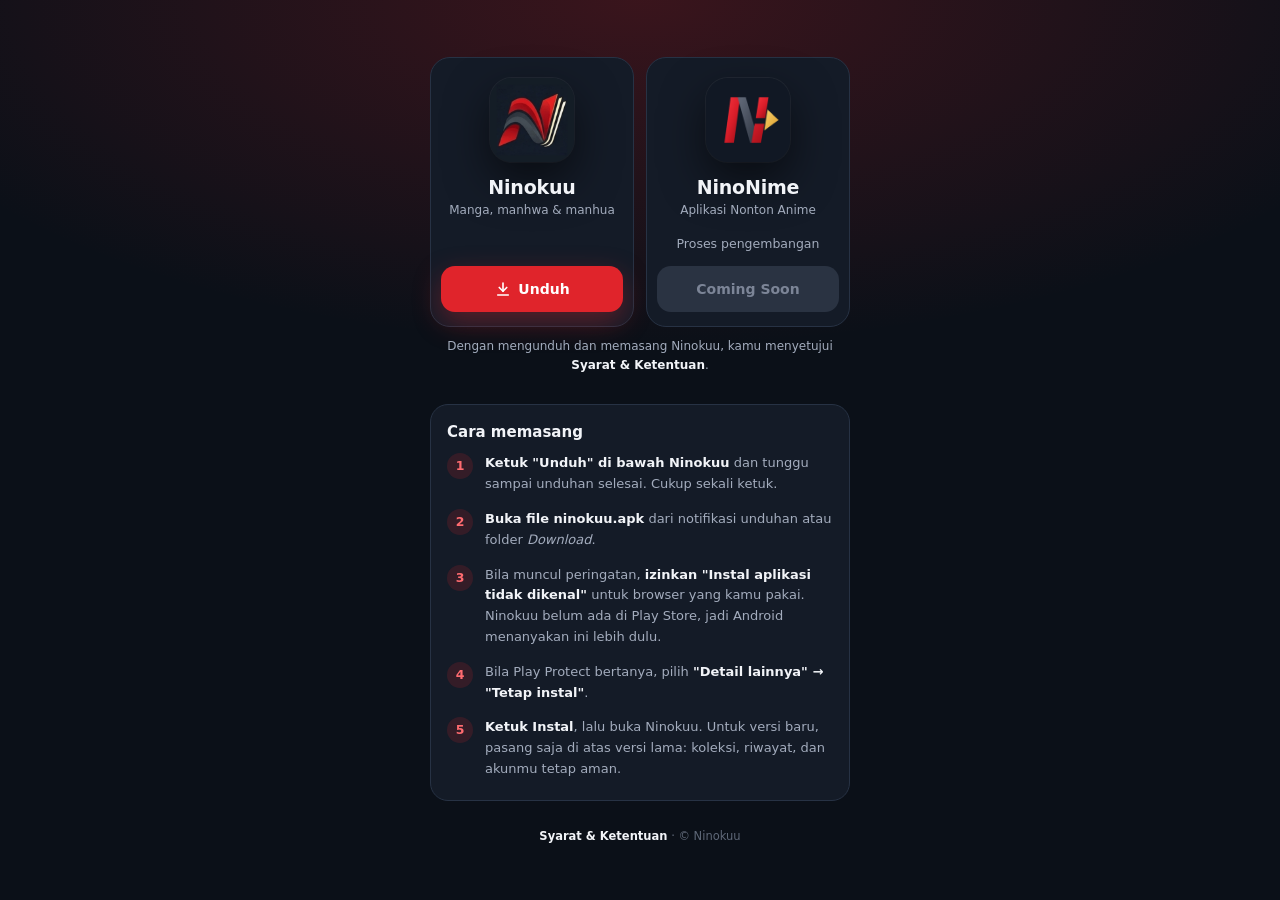
<file: index.html>
<!DOCTYPE html>
<html lang="id">
<head>
<meta charset="utf-8">
<meta name="viewport" content="width=device-width, initial-scale=1, viewport-fit=cover">
<title>Ninokuu & NinoNime · Unduh aplikasi</title>
<meta name="description" content="Unduh aplikasi Android Ninokuu (manga, manhwa, manhua). NinoNime (aplikasi nonton anime) segera hadir.">
<meta name="theme-color" content="#0B1018">
<meta property="og:title" content="Ninokuu">
<meta property="og:description" content="Unduh aplikasi Android Ninokuu untuk membaca manga, manhwa, dan manhua.">
<meta property="og:image" content="https://ninokuu.site/icon.png">
<meta http-equiv="Content-Security-Policy" content="default-src 'self'; img-src 'self' data:; style-src 'self' 'unsafe-inline'; script-src 'self' 'unsafe-inline'; connect-src https://api.github.com; base-uri 'none'; object-src 'none'; form-action 'none'">
<link rel="icon" href="favicon.png">
<style>
  :root { --bg: #0B1018; --s1: #141B27; --line: #273244; --tx: #F2F4F8; --mu: #A3ACBD; --red: #E0242B; }
  * { box-sizing: border-box; }
  html, body { margin: 0; min-height: 100%; background: var(--bg); color: var(--tx);
    font-family: "Plus Jakarta Sans", system-ui, -apple-system, "Segoe UI", Roboto, sans-serif; -webkit-font-smoothing: antialiased; }
  body { min-height: 100svh; display: flex; align-items: center; justify-content: center; padding: 32px 20px calc(32px + env(safe-area-inset-bottom));
    background: radial-gradient(90% 55% at 50% 0%, rgba(224, 36, 43, .22), transparent 70%), var(--bg); }
  main { width: 100%; max-width: 380px; display: flex; flex-direction: column; align-items: center; text-align: center; }
  .icon { width: 112px; height: 112px; border-radius: 28px; box-shadow: 0 18px 44px rgba(0, 0, 0, .55), 0 0 0 1px rgba(255, 255, 255, .06); }
  h1 { margin: 20px 0 6px; font-size: 28px; font-weight: 800; letter-spacing: -.01em; }
  .sub { margin: 0; color: var(--mu); font-size: 14.5px; line-height: 1.55; }
  .btn { margin-top: 28px; width: 100%; min-height: 56px; display: flex; align-items: center; justify-content: center; gap: 10px;
    border-radius: 18px; background: var(--red); color: #fff; font-size: 16px; font-weight: 800; text-decoration: none;
    box-shadow: 0 10px 28px rgba(224, 36, 43, .35); transition: transform .15s, opacity .2s; -webkit-tap-highlight-color: transparent; }
  .btn:active { transform: scale(.98); }
  .btn.busy { opacity: .6; pointer-events: none; }
  .meta { margin-top: 0; min-height: 18px; text-align: center; color: var(--mu); font-size: 12.5px; }
  .agree { margin: 10px 0 0; color: var(--mu); font-size: 12px; line-height: 1.55; }
  .agree a, footer a { color: var(--tx); font-weight: 700; text-decoration: none; }
  .guide { margin-top: 30px; width: 100%; padding: 18px 16px 6px; border-radius: 18px; background: var(--s1); border: 1px solid var(--line); text-align: left; }
  .guide h2 { margin: 0 0 12px; font-size: 15px; font-weight: 800; }
  .guide ol { margin: 0; padding: 0; list-style: none; counter-reset: s; }
  .guide li { counter-increment: s; position: relative; padding: 0 0 14px 38px; color: var(--mu); font-size: 13px; line-height: 1.6; }
  .guide li::before { content: counter(s); position: absolute; left: 0; top: 0; width: 26px; height: 26px; border-radius: 50%;
    display: grid; place-items: center; background: rgba(224, 36, 43, .16); color: #FF6B70; font-size: 12.5px; font-weight: 800; }
  .guide li b { color: var(--tx); }
  footer { margin-top: 28px; color: #5F6878; font-size: 11.5px; }
  .apps { display: grid; grid-template-columns: 1fr 1fr; gap: 12px; width: 100%; }
  .app { display: flex; flex-direction: column; align-items: center; padding: 20px 10px 14px; border-radius: 20px; background: var(--s1); border: 1px solid var(--line); }
  .app .icon { width: 84px; height: 84px; border-radius: 22px; }
  .app h1 { margin: 14px 0 4px; font-size: 19px; }
  .app .sub { font-size: 12px; line-height: 1.4; min-height: 34px; }
  .app .btn { margin-top: 12px; min-height: 46px; border-radius: 14px; font-size: 14px; gap: 6px; }
  .btn.soon { background: #2A3342; color: #7C8597; box-shadow: none; cursor: not-allowed; pointer-events: none; user-select: none; }
  main { max-width: 420px; }
</style>
</head>
<body>
<main>
  <div class="apps">
    <div class="app">
      <img class="icon" src="icon.png" alt="Ikon aplikasi Ninokuu" width="96" height="96">
      <h1>Ninokuu</h1>
      <p class="sub">Manga, manhwa &amp; manhua</p>
      <div class="meta" id="meta">&nbsp;</div>
      <a class="btn" id="dl" href="https://github.com/Rexxaply/NinoKuu-Manga/releases/download/apk-terbaru/ninokuu.apk" rel="noopener">
        <svg width="18" height="18" viewBox="0 0 24 24" fill="none" stroke="currentColor" stroke-width="2.2" stroke-linecap="round" stroke-linejoin="round" aria-hidden="true"><path d="M12 4v11"/><path d="m7 10 5 5 5-5"/><path d="M5 20h14"/></svg>
        <span id="dlt">Unduh</span>
      </a>
    </div>
    <div class="app">
      <img class="icon" src="ninonime/app/icons/icon-192.png" alt="Ikon aplikasi NinoNime" width="96" height="96">
      <h1>NinoNime</h1>
      <p class="sub">Aplikasi Nonton Anime</p>
      <div class="meta">Proses pengembangan</div>
      <span class="btn soon" aria-disabled="true">Coming Soon</span>
    </div>
  </div>
  <p class="agree">Dengan mengunduh dan memasang Ninokuu, kamu menyetujui <a href="syarat/">Syarat &amp; Ketentuan</a>.</p>
  <section class="guide" aria-labelledby="cara">
    <h2 id="cara">Cara memasang</h2>
    <ol>
      <li><b>Ketuk "Unduh" di bawah Ninokuu</b> dan tunggu sampai unduhan selesai. Cukup sekali ketuk.</li>
      <li><b>Buka file ninokuu.apk</b> dari notifikasi unduhan atau folder <i>Download</i>.</li>
      <li>Bila muncul peringatan, <b>izinkan "Instal aplikasi tidak dikenal"</b> untuk browser yang kamu pakai. Ninokuu belum ada di Play Store, jadi Android menanyakan ini lebih dulu.</li>
      <li>Bila Play Protect bertanya, pilih <b>"Detail lainnya" → "Tetap instal"</b>.</li>
      <li><b>Ketuk Instal</b>, lalu buka Ninokuu. Untuk versi baru, pasang saja di atas versi lama: koleksi, riwayat, dan akunmu tetap aman.</li>
    </ol>
  </section>
  <p class="agree" id="sha" hidden></p>
  <footer><a href="syarat/">Syarat &amp; Ketentuan</a> · © Ninokuu</footer>
</main>
<script>
  // satu ketukan = satu unduhan: tombol dikunci sebentar supaya tidak memicu unduhan berulang
  const btn = document.getElementById("dl"), txt = document.getElementById("dlt");
  btn.addEventListener("click", (e) => {
    if (btn.classList.contains("busy")) { e.preventDefault(); return; }
    btn.classList.add("busy"); txt.textContent = "Unduhan dimulai…";
    setTimeout(() => { btn.classList.remove("busy"); txt.textContent = "Unduh lagi"; }, 8000);
  });
  // versi & ukuran terbaru dari rilis GitHub (tanpa ini halaman tetap berfungsi)
  fetch("https://api.github.com/repos/Rexxaply/NinoKuu-Manga/releases/tags/apk-terbaru", { headers: { Accept: "application/vnd.github+json" } })
    .then((r) => (r.ok ? r.json() : null)).then((j) => {
      if (!j) return;
      const v = (String(j.name || "").match(/v(\d+\.\d+\.\d+)/) || [])[1];
      const a = (j.assets || []).find((x) => /\.apk$/i.test(x.name) && String(x.browser_download_url).startsWith("https://github.com/Rexxaply/NinoKuu-Manga/releases/download/"));
      if (!a) return; // bukan dari repo resmi: abaikan
      const mb = a ? (a.size / 1048576).toFixed(1).replace(".", ",") + " MB" : "";
      const d = String(a && a.digest || "").replace(/^sha256:/, "");
      if (/^[0-9a-f]{64}$/.test(d)) { const e = document.getElementById("sha"); e.textContent = "SHA-256 ninokuu.apk: " + d.slice(0, 8) + "…" + d.slice(-8); e.hidden = false; }
      document.getElementById("meta").textContent = [v && "Versi " + v, mb].filter(Boolean).join(" · ");
    }).catch(() => {});
</script>
</body>
</html>
</file>
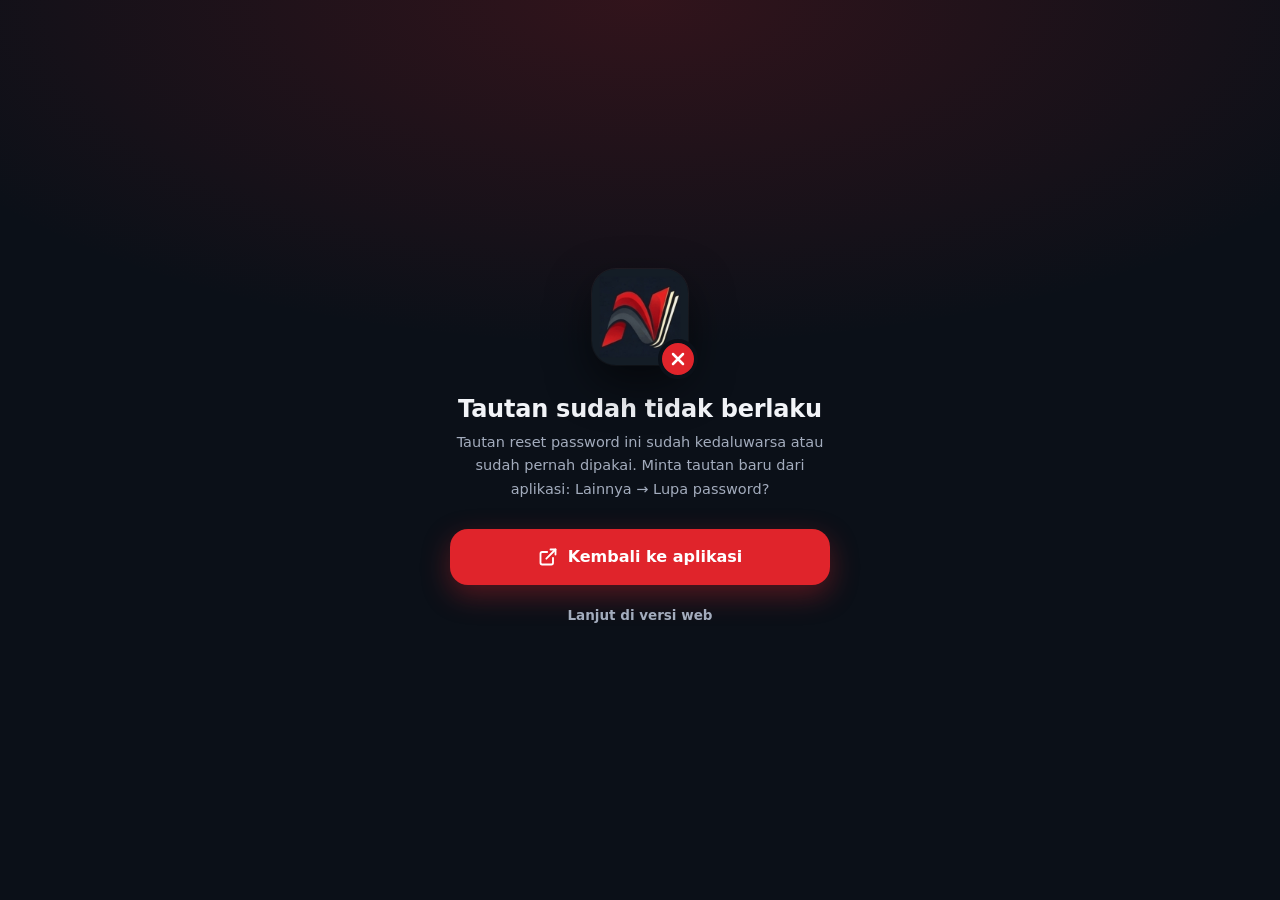
<file: resetpassword/index.html>
<!DOCTYPE html>
<html lang="id">
<head>
<meta charset="utf-8">
<meta name="viewport" content="width=device-width, initial-scale=1, viewport-fit=cover">
<title>Buat password baru · Ninokuu</title>
<meta name="robots" content="noindex">
<meta name="theme-color" content="#0B1018">
<meta http-equiv="Content-Security-Policy" content="default-src 'self'; img-src 'self' data:; style-src 'self' 'unsafe-inline'; script-src 'self' 'unsafe-inline'; connect-src https://panel.ninokuu.site https://ocersqyrztzegwzjvvoh.supabase.co; form-action 'none'; base-uri 'none'">
<link rel="icon" href="../favicon.png">
<style>
  :root { --bg: #0B1018; --s1: #141B27; --line: #273244; --tx: #F2F4F8; --mu: #A3ACBD; --red: #E0242B; --ok: #5DD39E; }
  * { box-sizing: border-box; }
  html, body { margin: 0; min-height: 100%; background: var(--bg); color: var(--tx);
    font-family: "Plus Jakarta Sans", system-ui, -apple-system, "Segoe UI", Roboto, sans-serif; -webkit-font-smoothing: antialiased; }
  body { min-height: 100svh; display: flex; align-items: center; justify-content: center; padding: 32px 20px calc(32px + env(safe-area-inset-bottom));
    background: radial-gradient(90% 55% at 50% 0%, rgba(93, 211, 158, .14), transparent 70%), var(--bg); }
  body.err { background: radial-gradient(90% 55% at 50% 0%, rgba(224, 36, 43, .18), transparent 70%), var(--bg); }
  main { width: 100%; max-width: 380px; display: flex; flex-direction: column; align-items: center; text-align: center; }
  .icon-wrap { position: relative; }
  .icon { width: 96px; height: 96px; border-radius: 24px; box-shadow: 0 18px 44px rgba(0, 0, 0, .55), 0 0 0 1px rgba(255, 255, 255, .06); }
  .badge { position: absolute; right: -10px; bottom: -10px; width: 40px; height: 40px; border-radius: 50%; display: grid; place-items: center;
    background: var(--ok); color: #0B1018; border: 4px solid var(--bg); }
  body.err .badge { background: var(--red); color: #fff; }
  h1 { margin: 26px 0 8px; font-size: 24px; font-weight: 800; letter-spacing: -.01em; }
  p { margin: 0; color: var(--mu); font-size: 14.5px; line-height: 1.6; }
  .btn { margin-top: 28px; width: 100%; min-height: 56px; display: flex; align-items: center; justify-content: center; gap: 10px;
    border-radius: 18px; background: var(--red); color: #fff; font-size: 16px; font-weight: 800; text-decoration: none;
    box-shadow: 0 10px 28px rgba(224, 36, 43, .35); -webkit-tap-highlight-color: transparent; }
  .btn:active { transform: scale(.98); }
  .link { margin-top: 14px; color: var(--mu); font-size: 13.5px; font-weight: 600; text-decoration: none; padding: 8px; }
  .hint { margin-top: 18px; padding: 12px 14px; border-radius: 14px; background: var(--s1); border: 1px solid var(--line); font-size: 12.5px; color: var(--mu); line-height: 1.55; }
  .hint a { color: var(--tx); font-weight: 700; }
  form { width: 100%; margin-top: 24px; display: flex; flex-direction: column; gap: 12px; text-align: left; }
  label { display: flex; flex-direction: column; gap: 6px; font-size: 13px; font-weight: 700; color: var(--mu); }
  input { min-height: 52px; padding: 0 16px; border-radius: 16px; border: 1px solid var(--line); background: var(--s1); color: var(--tx); font: inherit; font-size: 16px; }
  input:focus { outline: 2px solid var(--red); outline-offset: 1px; }
  .show { display: flex; flex-direction: row; align-items: center; gap: 8px; font-weight: 600; font-size: 13px; color: var(--mu); }
  .show input { min-height: 0; width: 18px; height: 18px; accent-color: var(--red); }
  .err-t { min-height: 18px; color: #ff6b70; font-size: 13px; font-weight: 600; }
  button.btn { border: 0; font-family: inherit; cursor: pointer; }
  button.btn:disabled { opacity: .6; }
  [hidden] { display: none !important; }
</style>
</head>
<body>
<main>
  <div class="icon-wrap">
    <img class="icon" src="../icon.png" alt="Ninokuu" width="96" height="96">
    <span class="badge" id="badge" aria-hidden="true" hidden></span>
  </div>
  <h1 id="ttl">Buat password baru</h1>
  <p id="msg">Masukkan password baru untuk akun Ninokuu-mu.</p>
  <form id="f" hidden novalidate>
    <label>Password baru<input id="pw" type="password" minlength="8" maxlength="72" autocomplete="new-password" placeholder="Minimal 8 karakter" required></label>
    <label>Ulangi password baru<input id="pw2" type="password" minlength="8" maxlength="72" autocomplete="new-password" placeholder="Ketik ulang password" required></label>
    <label class="show"><input type="checkbox" id="sh">Tampilkan password</label>
    <span class="err-t" id="e" role="alert"></span>
    <button class="btn" id="save" type="submit" style="margin-top:4px">Simpan password</button>
  </form>
  <a class="btn" id="open" href="ninokuu://reset" hidden>
    <svg width="20" height="20" viewBox="0 0 24 24" fill="none" stroke="currentColor" stroke-width="2.2" stroke-linecap="round" stroke-linejoin="round" aria-hidden="true"><path d="M15 3h6v6"/><path d="M10 14 21 3"/><path d="M18 13v6a2 2 0 0 1-2 2H5a2 2 0 0 1-2-2V8a2 2 0 0 1 2-2h6"/></svg>
    <span>Kembali ke aplikasi</span>
  </a>
  <a class="link" id="web" href="https://rexxaply.github.io/NinoKuu-Manga/#/more" hidden>Lanjut di versi web</a>
  <div class="hint" id="hint" hidden>Aplikasi tidak terbuka? Pastikan Ninokuu versi terbaru sudah terpasang, atau <a href="../">unduh aplikasinya di sini</a>.</div>
</main>
<script>
  // Tautan "lupa password" dari Supabase membawa token sekali pakai di alamat (#access_token=…&type=recovery).
  // Token hanya disimpan di memori halaman ini, langsung dihapus dari alamat, dan dicabut lagi setelah password disimpan.
  // Dua server: utama (sendiri) dan cadangan (Cloud). Tautan email datang dari server yang mengirimnya, jadi server dipilih
  // dari penerbit token (klaim "iss" di JWT). Token tidak diverifikasi di sini: server tujuan yang menolaknya bila palsu.
  const SERVERS = [
    { url: "https://panel.ninokuu.site", key: "sb_publishable_uXYQxNec4Lp46GcWlm2phf_5vK4c5pC" },
    { url: "https://ocersqyrztzegwzjvvoh.supabase.co", key: "sb_publishable_RsXtbJpTDEISJ-q6pKeXdg_oiYaVQa9" },
  ];
  function pick(t) {
    try {
      const iss = JSON.parse(atob(t.split(".")[1].replace(/-/g, "+").replace(/_/g, "/"))).iss || "";
      return SERVERS.find((x) => iss.startsWith(x.url + "/")) || SERVERS[0];
    } catch { return SERVERS[0]; }
  }
  const $ = (id) => document.getElementById(id);
  const q = new URLSearchParams(location.hash.slice(1) || location.search.slice(1));
  if (location.hash || location.search) history.replaceState(null, "", location.pathname);
  const token = q.get("access_token");
  const SV = token ? pick(token) : SERVERS[0], SB = SV.url, KEY = SV.key;
  const ICON_OK = '<svg width="20" height="20" viewBox="0 0 24 24" fill="none" stroke="currentColor" stroke-width="3" stroke-linecap="round" stroke-linejoin="round"><path d="m5 12 4 4 10-10"/></svg>';
  const ICON_X = '<svg width="20" height="20" viewBox="0 0 24 24" fill="none" stroke="currentColor" stroke-width="3" stroke-linecap="round"><path d="M6 6l12 12M18 6 6 18"/></svg>';
  function done(ok, title, msg) {
    $("f").hidden = true; $("badge").hidden = false; $("badge").innerHTML = ok ? ICON_OK : ICON_X;
    document.body.classList.toggle("err", !ok);
    $("ttl").textContent = title; $("msg").textContent = msg;
    $("open").hidden = false; $("web").hidden = false;
  }
  const err = q.get("error_description") || q.get("error");
  if (err || !token) {
    const expired = !token || /expired|invalid|otp/i.test((err || "") + " " + (q.get("error_code") || ""));
    done(false, expired ? "Tautan sudah tidak berlaku" : "Tautan bermasalah",
      expired ? "Tautan reset password ini sudah kedaluwarsa atau sudah pernah dipakai. Minta tautan baru dari aplikasi: Lainnya → Lupa password?"
        : "Terjadi masalah: " + String(err).replace(/\+/g, " "));
    $("open").href = "ninokuu://more";
  } else {
    $("f").hidden = false;
    $("pw").focus();
  }
  $("sh").addEventListener("change", (e) => { $("pw").type = $("pw2").type = e.target.checked ? "text" : "password"; });
  $("f").addEventListener("submit", async (e) => {
    e.preventDefault();
    const pw = $("pw").value, pw2 = $("pw2").value;
    $("e").textContent = "";
    if (pw.length < 8) { $("e").textContent = "Password minimal 8 karakter."; return; }
    if (pw !== pw2) { $("e").textContent = "Kedua password tidak sama."; return; }
    $("save").disabled = true; $("save").textContent = "Menyimpan…";
    try {
      const r = await fetch(SB + "/auth/v1/user", { method: "PUT", headers: { apikey: KEY, Authorization: "Bearer " + token, "Content-Type": "application/json" }, body: JSON.stringify({ password: pw }) });
      if (!r.ok) {
        let m = ""; try { const j = await r.json(); m = j.msg || j.message || j.error_description || j.error || ""; } catch {}
        if (r.status === 401 || /expired|invalid/i.test(m)) { done(false, "Tautan sudah tidak berlaku", "Sesi reset password sudah berakhir. Minta tautan baru dari aplikasi: Lainnya → Lupa password?"); return; }
        if (/same|different from the old/i.test(m)) throw new Error("Password baru harus berbeda dari password lama.");
        if (/weak|least/i.test(m)) throw new Error("Password terlalu lemah. Pakai minimal 8 karakter, campur huruf dan angka.");
        throw new Error(m || "Gagal menyimpan (HTTP " + r.status + ").");
      }
      // token reset tidak dipakai lagi: cabut sesi di halaman ini (sesi di aplikasi tidak terpengaruh)
      fetch(SB + "/auth/v1/logout?scope=local", { method: "POST", headers: { apikey: KEY, Authorization: "Bearer " + token } }).catch(() => {});
      done(true, "Password berhasil diganti", "Kembali ke aplikasi lalu masuk dengan password barumu.");
    } catch (x) {
      $("e").textContent = x.message || "Tidak ada koneksi internet. Coba lagi.";
      $("save").disabled = false; $("save").textContent = "Simpan password";
    }
  });
  // bila aplikasi tidak terbuka dalam 1,5 detik setelah tombol diketuk, tampilkan petunjuk
  $("open").addEventListener("click", () => {
    const t = setTimeout(() => { $("hint").hidden = false; }, 1500);
    document.addEventListener("visibilitychange", () => { if (document.hidden) clearTimeout(t); }, { once: true });
  });
</script>
</body>
</html>
</file>
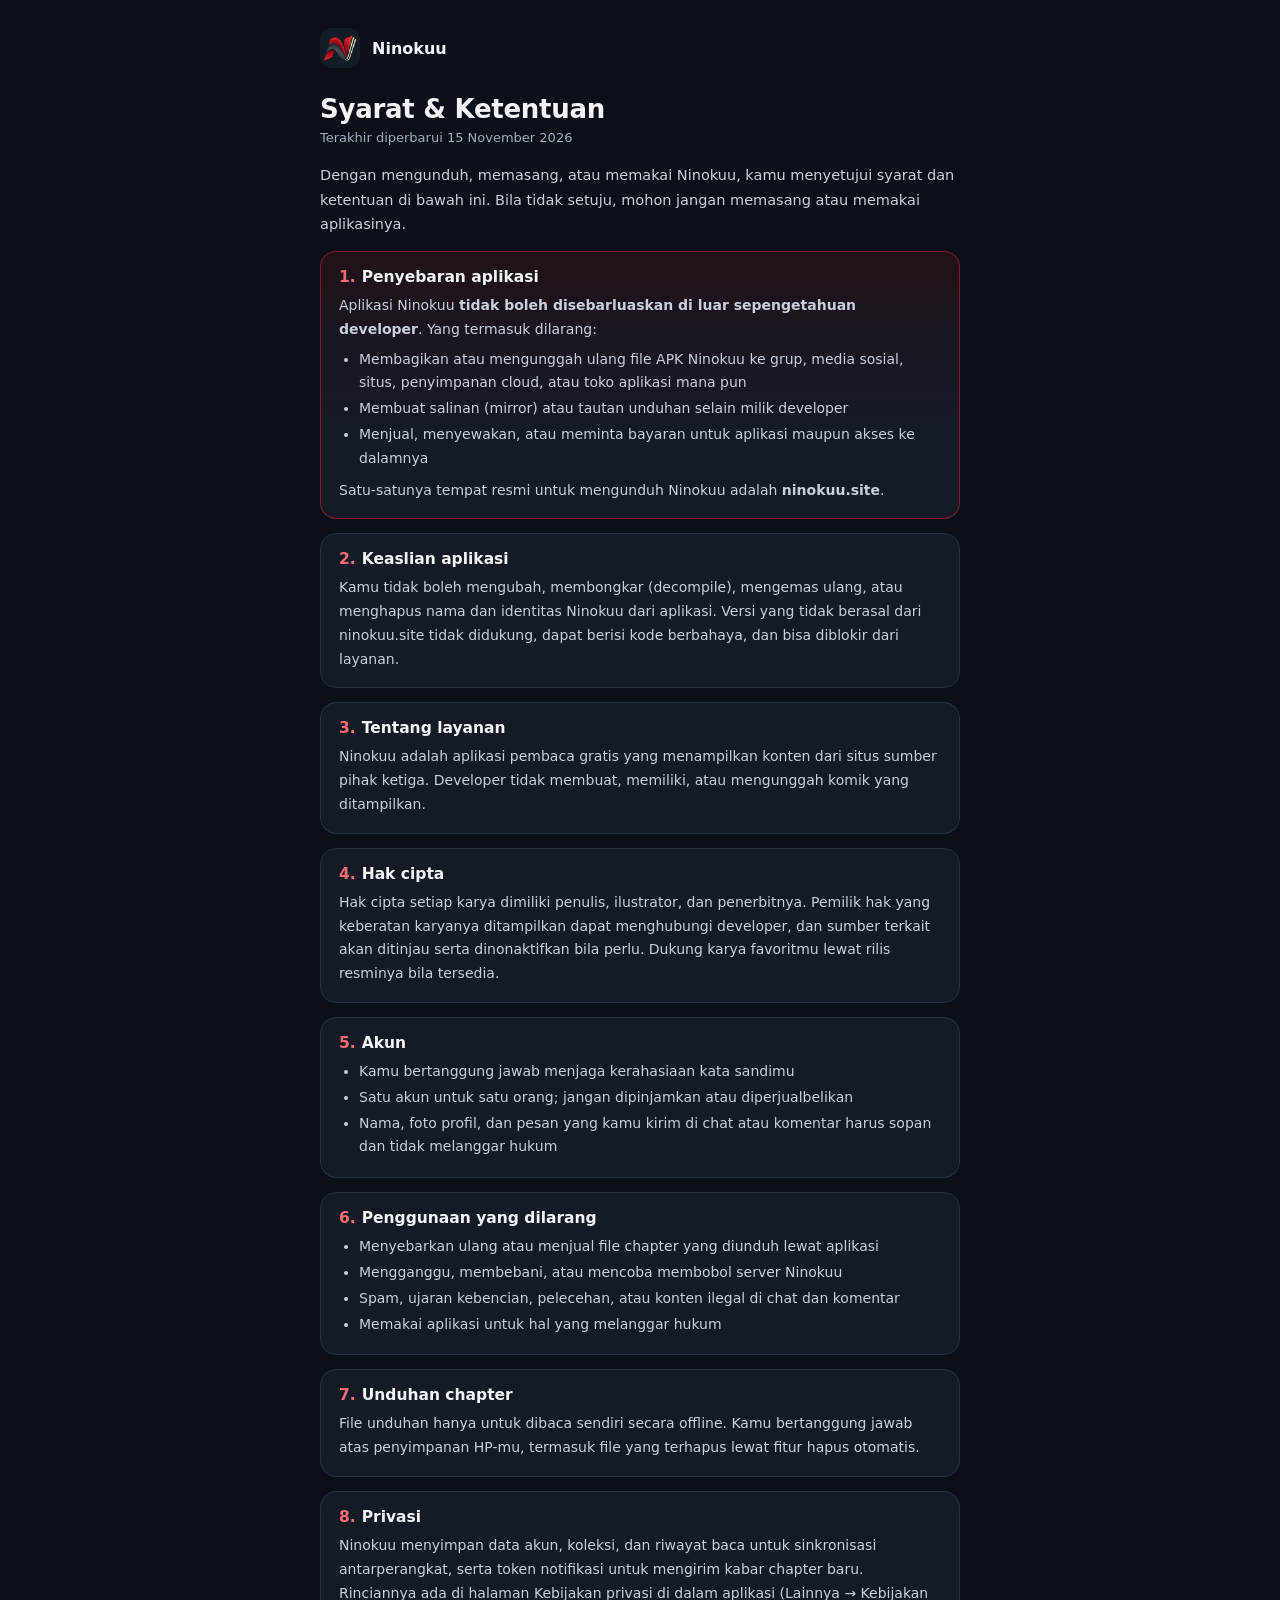
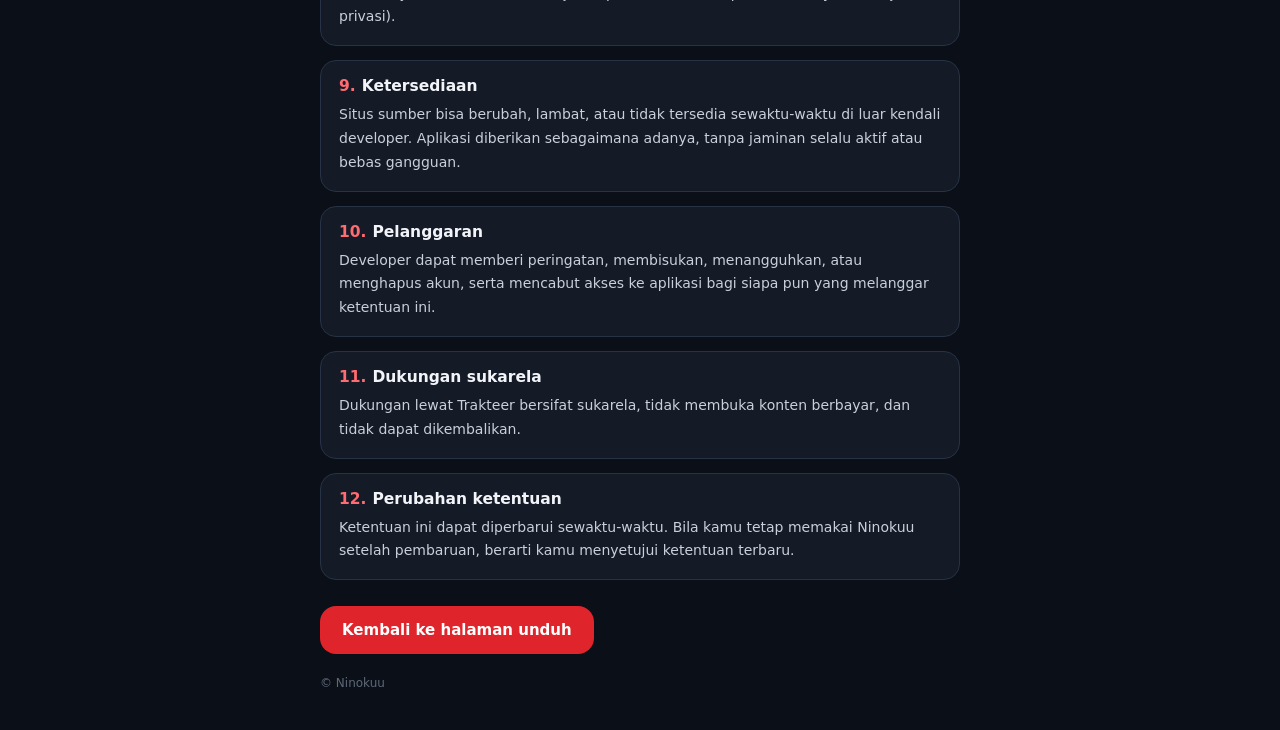
<file: syarat/index.html>
<!DOCTYPE html>
<html lang="id">
<head>
<meta charset="utf-8">
<meta name="viewport" content="width=device-width, initial-scale=1, viewport-fit=cover">
<title>Syarat &amp; Ketentuan · Ninokuu</title>
<meta name="description" content="Syarat dan ketentuan memakai aplikasi Ninokuu.">
<meta name="theme-color" content="#0B1018">
<meta http-equiv="Content-Security-Policy" content="default-src 'self'; img-src 'self' data:; style-src 'self' 'unsafe-inline'">
<link rel="icon" href="../favicon.png">
<style>
  :root { --bg: #0B1018; --s1: #141B27; --line: #273244; --tx: #F2F4F8; --mu: #A3ACBD; --soft: #C9D0DC; --red: #E0242B; }
  * { box-sizing: border-box; }
  html, body { margin: 0; background: var(--bg); color: var(--tx);
    font-family: "Plus Jakarta Sans", system-ui, -apple-system, "Segoe UI", Roboto, sans-serif; -webkit-font-smoothing: antialiased; }
  main { max-width: 680px; margin: 0 auto; padding: 28px 20px calc(40px + env(safe-area-inset-bottom)); }
  .top { display: flex; align-items: center; gap: 12px; text-decoration: none; color: var(--tx); }
  .top img { width: 40px; height: 40px; border-radius: 11px; }
  .top b { font-size: 16px; }
  h1 { margin: 26px 0 6px; font-size: 26px; font-weight: 800; letter-spacing: -.01em; }
  .upd { color: var(--mu); font-size: 13px; }
  .intro { margin: 18px 0 8px; color: var(--soft); font-size: 14.5px; line-height: 1.7; }
  section { margin-top: 14px; padding: 16px 18px; border-radius: 16px; background: var(--s1); border: 1px solid var(--line); }
  section.key { border-color: rgba(224, 36, 43, .55); background: linear-gradient(180deg, rgba(224, 36, 43, .10), var(--s1) 70%); }
  h2 { margin: 0 0 8px; font-size: 15.5px; font-weight: 800; }
  h2 span { color: #FF6B70; margin-right: 6px; }
  p, li { color: var(--soft); font-size: 14px; line-height: 1.7; }
  p { margin: 0; }
  ul { margin: 6px 0 0; padding-left: 20px; }
  li { margin: 2px 0; }
  .back { display: inline-flex; margin-top: 26px; min-height: 48px; align-items: center; padding: 0 22px; border-radius: 16px;
    background: var(--red); color: #fff; font-weight: 800; font-size: 15px; text-decoration: none; }
  footer { margin-top: 22px; color: #5F6878; font-size: 12px; }
</style>
</head>
<body>
<main>
  <a class="top" href="../"><img src="../icon.png" alt="" width="40" height="40"><b>Ninokuu</b></a>
  <h1>Syarat &amp; Ketentuan</h1>
  <div class="upd">Terakhir diperbarui 15 November 2026</div>
  <p class="intro">Dengan mengunduh, memasang, atau memakai Ninokuu, kamu menyetujui syarat dan ketentuan di bawah ini. Bila tidak setuju, mohon jangan memasang atau memakai aplikasinya.</p>

  <section class="key">
    <h2><span>1.</span>Penyebaran aplikasi</h2>
    <p>Aplikasi Ninokuu <b>tidak boleh disebarluaskan di luar sepengetahuan developer</b>. Yang termasuk dilarang:</p>
    <ul>
      <li>Membagikan atau mengunggah ulang file APK Ninokuu ke grup, media sosial, situs, penyimpanan cloud, atau toko aplikasi mana pun</li>
      <li>Membuat salinan (mirror) atau tautan unduhan selain milik developer</li>
      <li>Menjual, menyewakan, atau meminta bayaran untuk aplikasi maupun akses ke dalamnya</li>
    </ul>
    <p style="margin-top:8px">Satu-satunya tempat resmi untuk mengunduh Ninokuu adalah <b>ninokuu.site</b>.</p>
  </section>

  <section>
    <h2><span>2.</span>Keaslian aplikasi</h2>
    <p>Kamu tidak boleh mengubah, membongkar (decompile), mengemas ulang, atau menghapus nama dan identitas Ninokuu dari aplikasi. Versi yang tidak berasal dari ninokuu.site tidak didukung, dapat berisi kode berbahaya, dan bisa diblokir dari layanan.</p>
  </section>

  <section>
    <h2><span>3.</span>Tentang layanan</h2>
    <p>Ninokuu adalah aplikasi pembaca gratis yang menampilkan konten dari situs sumber pihak ketiga. Developer tidak membuat, memiliki, atau mengunggah komik yang ditampilkan.</p>
  </section>

  <section>
    <h2><span>4.</span>Hak cipta</h2>
    <p>Hak cipta setiap karya dimiliki penulis, ilustrator, dan penerbitnya. Pemilik hak yang keberatan karyanya ditampilkan dapat menghubungi developer, dan sumber terkait akan ditinjau serta dinonaktifkan bila perlu. Dukung karya favoritmu lewat rilis resminya bila tersedia.</p>
  </section>

  <section>
    <h2><span>5.</span>Akun</h2>
    <ul>
      <li>Kamu bertanggung jawab menjaga kerahasiaan kata sandimu</li>
      <li>Satu akun untuk satu orang; jangan dipinjamkan atau diperjualbelikan</li>
      <li>Nama, foto profil, dan pesan yang kamu kirim di chat atau komentar harus sopan dan tidak melanggar hukum</li>
    </ul>
  </section>

  <section>
    <h2><span>6.</span>Penggunaan yang dilarang</h2>
    <ul>
      <li>Menyebarkan ulang atau menjual file chapter yang diunduh lewat aplikasi</li>
      <li>Mengganggu, membebani, atau mencoba membobol server Ninokuu</li>
      <li>Spam, ujaran kebencian, pelecehan, atau konten ilegal di chat dan komentar</li>
      <li>Memakai aplikasi untuk hal yang melanggar hukum</li>
    </ul>
  </section>

  <section>
    <h2><span>7.</span>Unduhan chapter</h2>
    <p>File unduhan hanya untuk dibaca sendiri secara offline. Kamu bertanggung jawab atas penyimpanan HP-mu, termasuk file yang terhapus lewat fitur hapus otomatis.</p>
  </section>

  <section>
    <h2><span>8.</span>Privasi</h2>
    <p>Ninokuu menyimpan data akun, koleksi, dan riwayat baca untuk sinkronisasi antarperangkat, serta token notifikasi untuk mengirim kabar chapter baru. Rinciannya ada di halaman Kebijakan privasi di dalam aplikasi (Lainnya → Kebijakan privasi).</p>
  </section>

  <section>
    <h2><span>9.</span>Ketersediaan</h2>
    <p>Situs sumber bisa berubah, lambat, atau tidak tersedia sewaktu-waktu di luar kendali developer. Aplikasi diberikan sebagaimana adanya, tanpa jaminan selalu aktif atau bebas gangguan.</p>
  </section>

  <section>
    <h2><span>10.</span>Pelanggaran</h2>
    <p>Developer dapat memberi peringatan, membisukan, menangguhkan, atau menghapus akun, serta mencabut akses ke aplikasi bagi siapa pun yang melanggar ketentuan ini.</p>
  </section>

  <section>
    <h2><span>11.</span>Dukungan sukarela</h2>
    <p>Dukungan lewat Trakteer bersifat sukarela, tidak membuka konten berbayar, dan tidak dapat dikembalikan.</p>
  </section>

  <section>
    <h2><span>12.</span>Perubahan ketentuan</h2>
    <p>Ketentuan ini dapat diperbarui sewaktu-waktu. Bila kamu tetap memakai Ninokuu setelah pembaruan, berarti kamu menyetujui ketentuan terbaru.</p>
  </section>

  <a class="back" href="../">Kembali ke halaman unduh</a>
  <footer>© Ninokuu</footer>
</main>
</body>
</html>
</file>
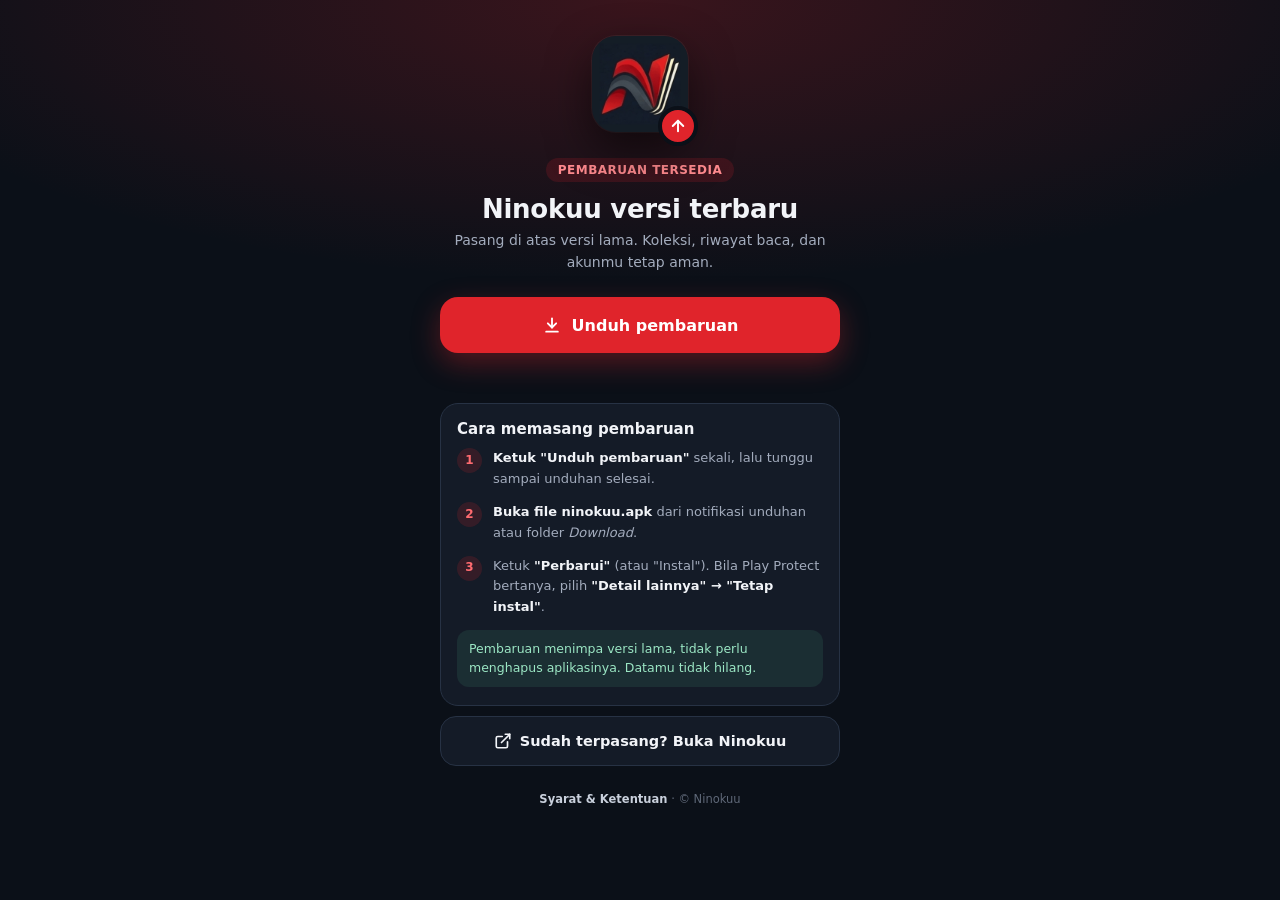
<file: update/index.html>
<!DOCTYPE html>
<html lang="id">
<head>
<meta charset="utf-8">
<meta name="viewport" content="width=device-width, initial-scale=1, viewport-fit=cover">
<title>Pembaruan Ninokuu</title>
<meta name="robots" content="noindex">
<meta name="theme-color" content="#0B1018">
<meta http-equiv="Content-Security-Policy" content="default-src 'self'; img-src 'self' data:; style-src 'self' 'unsafe-inline'; script-src 'self' 'unsafe-inline'; connect-src https://api.github.com; base-uri 'none'; object-src 'none'; form-action 'none'">
<link rel="icon" href="../favicon.png">
<style>
  :root { --bg: #0B1018; --s1: #141B27; --line: #273244; --tx: #F2F4F8; --mu: #A3ACBD; --soft: #C9D0DC; --red: #E0242B; --ok: #5DD39E; }
  * { box-sizing: border-box; }
  html, body { margin: 0; min-height: 100%; background: var(--bg); color: var(--tx);
    font-family: "Plus Jakarta Sans", system-ui, -apple-system, "Segoe UI", Roboto, sans-serif; -webkit-font-smoothing: antialiased; }
  body { min-height: 100svh; display: flex; justify-content: center; padding: 36px 20px calc(32px + env(safe-area-inset-bottom));
    background: radial-gradient(90% 45% at 50% 0%, rgba(224, 36, 43, .22), transparent 70%), var(--bg); }
  main { width: 100%; max-width: 400px; display: flex; flex-direction: column; align-items: center; text-align: center; }
  .icon-wrap { position: relative; }
  .icon { width: 96px; height: 96px; border-radius: 24px; box-shadow: 0 18px 44px rgba(0, 0, 0, .55), 0 0 0 1px rgba(255, 255, 255, .06); }
  .badge { position: absolute; right: -10px; bottom: -10px; width: 40px; height: 40px; border-radius: 50%; display: grid; place-items: center;
    background: var(--red); color: #fff; border: 4px solid var(--bg); }
  .tag { margin-top: 22px; padding: 5px 12px; border-radius: 999px; background: rgba(224, 36, 43, .16); color: #FF8A8E; font-size: 12px; font-weight: 800; letter-spacing: .04em; text-transform: uppercase; }
  h1 { margin: 12px 0 6px; font-size: 26px; font-weight: 800; letter-spacing: -.01em; }
  .sub { margin: 0; color: var(--mu); font-size: 14px; line-height: 1.55; }
  .btn { margin-top: 24px; width: 100%; min-height: 56px; display: flex; align-items: center; justify-content: center; gap: 10px;
    border-radius: 18px; background: var(--red); color: #fff; font-size: 16px; font-weight: 800; text-decoration: none;
    box-shadow: 0 10px 28px rgba(224, 36, 43, .35); transition: transform .15s, opacity .2s; -webkit-tap-highlight-color: transparent; }
  .btn:active { transform: scale(.98); }
  .btn.busy { opacity: .6; pointer-events: none; }
  .btn2 { margin-top: 10px; width: 100%; min-height: 50px; display: flex; align-items: center; justify-content: center; gap: 8px;
    border-radius: 16px; border: 1px solid var(--line); background: var(--s1); color: var(--tx); font-size: 14.5px; font-weight: 700; text-decoration: none; }
  .meta { margin-top: 10px; color: var(--mu); font-size: 12.5px; min-height: 18px; }
  .card { margin-top: 22px; width: 100%; padding: 16px 16px 6px; border-radius: 18px; background: var(--s1); border: 1px solid var(--line); text-align: left; }
  .card h2 { margin: 0 0 10px; font-size: 15px; font-weight: 800; }
  .notes { margin: 0 0 10px; padding-left: 18px; color: var(--soft); font-size: 13.5px; line-height: 1.6; }
  .notes li { margin: 3px 0; }
  ol.steps { margin: 0; padding: 0; list-style: none; counter-reset: s; }
  ol.steps li { counter-increment: s; position: relative; padding: 0 0 12px 36px; color: var(--mu); font-size: 13px; line-height: 1.6; }
  ol.steps li::before { content: counter(s); position: absolute; left: 0; top: 0; width: 25px; height: 25px; border-radius: 50%;
    display: grid; place-items: center; background: rgba(224, 36, 43, .16); color: #FF6B70; font-size: 12px; font-weight: 800; }
  ol.steps b { color: var(--tx); }
  .safe { margin: 0 0 12px; padding: 10px 12px; border-radius: 12px; background: rgba(93, 211, 158, .1); color: #9BE6C4; font-size: 12.5px; line-height: 1.5; }
  footer { margin-top: 26px; color: #5F6878; font-size: 11.5px; }
  footer a { color: var(--soft); text-decoration: none; font-weight: 700; }
  [hidden] { display: none !important; }
</style>
</head>
<body>
<main>
  <div class="icon-wrap">
    <img class="icon" src="../icon.png" alt="Ninokuu" width="96" height="96">
    <span class="badge" aria-hidden="true"><svg width="18" height="18" viewBox="0 0 24 24" fill="none" stroke="currentColor" stroke-width="2.6" stroke-linecap="round" stroke-linejoin="round"><path d="M12 19V5"/><path d="m5 12 7-7 7 7"/></svg></span>
  </div>
  <span class="tag">Pembaruan tersedia</span>
  <h1 id="ver">Ninokuu versi terbaru</h1>
  <p class="sub" id="sub">Pasang di atas versi lama. Koleksi, riwayat baca, dan akunmu tetap aman.</p>

  <a class="btn" id="dl" href="https://github.com/Rexxaply/NinoKuu-Manga/releases/download/apk-terbaru/ninokuu.apk" rel="noopener">
    <svg width="20" height="20" viewBox="0 0 24 24" fill="none" stroke="currentColor" stroke-width="2.2" stroke-linecap="round" stroke-linejoin="round" aria-hidden="true"><path d="M12 4v11"/><path d="m7 10 5 5 5-5"/><path d="M5 20h14"/></svg>
    <span id="dlt">Unduh pembaruan</span>
  </a>
  <div class="meta" id="meta"></div>

  <section class="card" id="newCard" hidden>
    <h2>Yang baru</h2>
    <ul class="notes" id="notes"></ul>
  </section>

  <section class="card">
    <h2>Cara memasang pembaruan</h2>
    <ol class="steps">
      <li><b>Ketuk "Unduh pembaruan"</b> sekali, lalu tunggu sampai unduhan selesai.</li>
      <li><b>Buka file ninokuu.apk</b> dari notifikasi unduhan atau folder <i>Download</i>.</li>
      <li>Ketuk <b>"Perbarui"</b> (atau "Instal"). Bila Play Protect bertanya, pilih <b>"Detail lainnya" → "Tetap instal"</b>.</li>
    </ol>
    <p class="safe">Pembaruan menimpa versi lama, tidak perlu menghapus aplikasinya. Datamu tidak hilang.</p>
  </section>

  <a class="btn2" href="ninokuu://home">
    <svg width="18" height="18" viewBox="0 0 24 24" fill="none" stroke="currentColor" stroke-width="2.2" stroke-linecap="round" stroke-linejoin="round" aria-hidden="true"><path d="M15 3h6v6"/><path d="M10 14 21 3"/><path d="M18 13v6a2 2 0 0 1-2 2H5a2 2 0 0 1-2-2V8a2 2 0 0 1 2-2h6"/></svg>
    Sudah terpasang? Buka Ninokuu
  </a>
  <footer><a href="../syarat/">Syarat &amp; Ketentuan</a> · © Ninokuu</footer>
</main>
<script>
  // satu ketukan = satu unduhan
  const btn = document.getElementById("dl"), txt = document.getElementById("dlt");
  btn.addEventListener("click", (e) => {
    if (btn.classList.contains("busy")) { e.preventDefault(); return; }
    btn.classList.add("busy"); txt.textContent = "Unduhan dimulai…";
    setTimeout(() => { btn.classList.remove("busy"); txt.textContent = "Unduh lagi"; }, 8000);
  });
  const esc = (s) => String(s).replace(/[&<>"']/g, (c) => ({ "&": "&amp;", "<": "&lt;", ">": "&gt;", '"': "&quot;", "'": "&#39;" })[c]);
  // versi, ukuran, dan catatan rilis dari GitHub (halaman tetap berfungsi tanpa ini)
  fetch("https://api.github.com/repos/Rexxaply/NinoKuu-Manga/releases/tags/apk-terbaru", { headers: { Accept: "application/vnd.github+json" } })
    .then((r) => (r.ok ? r.json() : null)).then((j) => {
      if (!j) return;
      const v = (String(j.name || "").match(/v(\d+\.\d+\.\d+)/) || [])[1];
      if (v) document.getElementById("ver").textContent = "Ninokuu v" + v;
      const a = (j.assets || []).find((x) => /\.apk$/i.test(x.name) && String(x.browser_download_url).startsWith("https://github.com/Rexxaply/NinoKuu-Manga/releases/download/"));
      if (!a) return; // bukan dari repo resmi: abaikan
      const mb = a ? (a.size / 1048576).toFixed(1).replace(".", ",") + " MB" : "";
      const tgl = j.published_at ? new Date(j.published_at).toLocaleDateString("id-ID", { day: "numeric", month: "long", year: "numeric" }) : "";
      document.getElementById("meta").textContent = [mb, tgl && "dirilis " + tgl].filter(Boolean).join(" · ");
      // catatan: baris pertama pesan rilis "vX.Y.Z: a, b (c), d" → dipecah jadi poin
      const lines = String(j.body || "").split(/\r?\n/).map((x) => x.trim())
        .filter((x) => x && !/^(Co-Authored-By|Claude-Session|Dibangun otomatis|Unduh |Pembaruan bisa)/i.test(x));
      const pts = [];
      for (const l of lines.slice(0, 6)) {
        const body = l.replace(/^v\d+\.\d+\.\d+\s*[:\-–]\s*/i, "").replace(/^[-•*]\s*/, "");
        // pecah di koma yang tidak berada di dalam kurung
        let depth = 0, cur = "";
        for (const ch of body) { if (ch === "(") depth++; if (ch === ")") depth--; if (ch === "," && depth === 0) { pts.push(cur); cur = ""; } else cur += ch; }
        pts.push(cur);
      }
      const clean = pts.map((x) => x.trim()).filter(Boolean).slice(0, 10).map((x) => x[0].toUpperCase() + x.slice(1));
      if (clean.length) { document.getElementById("notes").innerHTML = clean.map((x) => "<li>" + esc(x) + "</li>").join(""); document.getElementById("newCard").hidden = false; }
    }).catch(() => {});
</script>
</body>
</html>
</file>
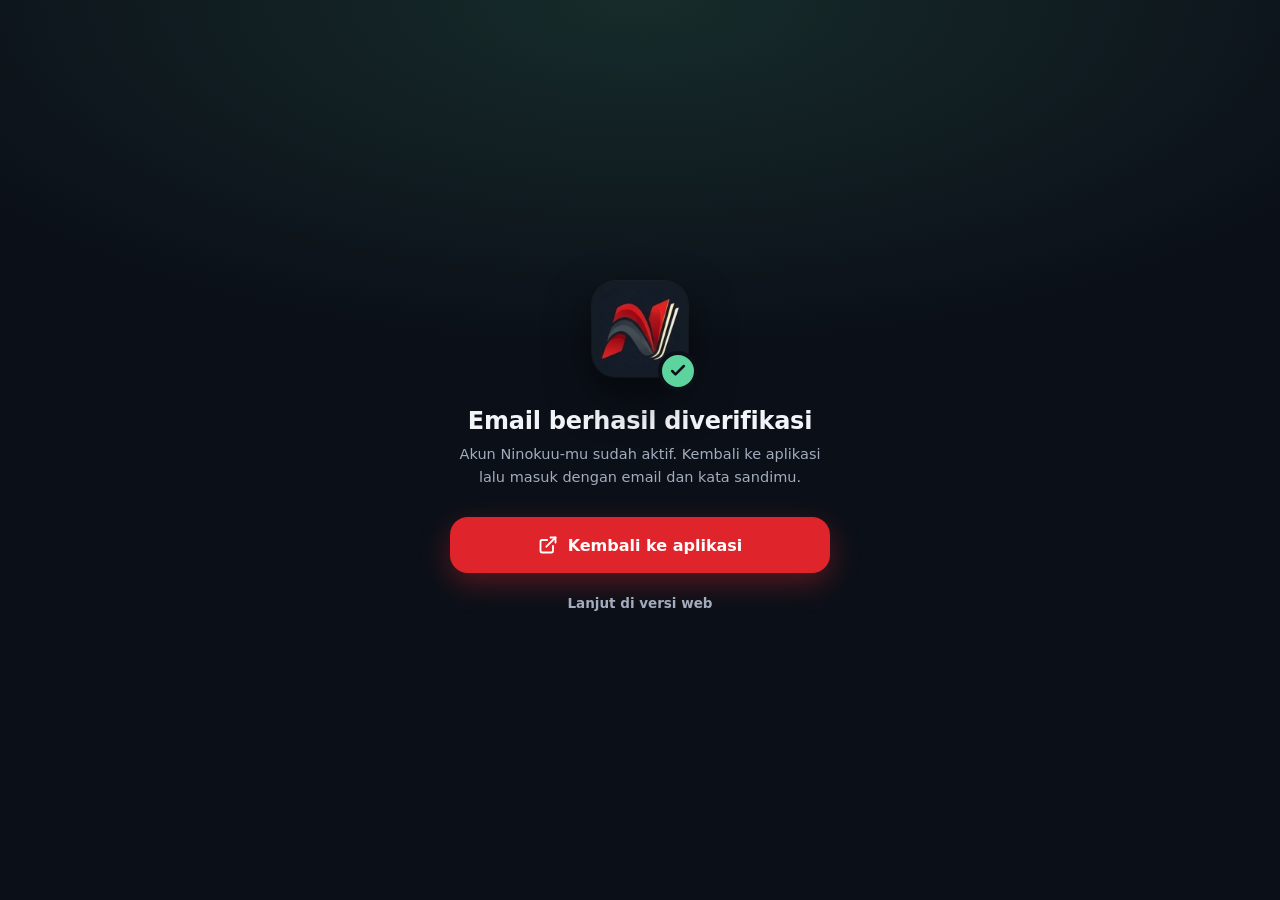
<file: verified/index.html>
<!DOCTYPE html>
<html lang="id">
<head>
<meta charset="utf-8">
<meta name="viewport" content="width=device-width, initial-scale=1, viewport-fit=cover">
<title>Email terverifikasi · Ninokuu</title>
<meta name="robots" content="noindex">
<meta name="theme-color" content="#0B1018">
<meta http-equiv="Content-Security-Policy" content="default-src 'self'; img-src 'self' data:; style-src 'self' 'unsafe-inline'; script-src 'self' 'unsafe-inline'">
<link rel="icon" href="../favicon.png">
<style>
  :root { --bg: #0B1018; --s1: #141B27; --line: #273244; --tx: #F2F4F8; --mu: #A3ACBD; --red: #E0242B; --ok: #5DD39E; }
  * { box-sizing: border-box; }
  html, body { margin: 0; min-height: 100%; background: var(--bg); color: var(--tx);
    font-family: "Plus Jakarta Sans", system-ui, -apple-system, "Segoe UI", Roboto, sans-serif; -webkit-font-smoothing: antialiased; }
  body { min-height: 100svh; display: flex; align-items: center; justify-content: center; padding: 32px 20px calc(32px + env(safe-area-inset-bottom));
    background: radial-gradient(90% 55% at 50% 0%, rgba(93, 211, 158, .14), transparent 70%), var(--bg); }
  body.err { background: radial-gradient(90% 55% at 50% 0%, rgba(224, 36, 43, .18), transparent 70%), var(--bg); }
  main { width: 100%; max-width: 380px; display: flex; flex-direction: column; align-items: center; text-align: center; }
  .icon-wrap { position: relative; }
  .icon { width: 96px; height: 96px; border-radius: 24px; box-shadow: 0 18px 44px rgba(0, 0, 0, .55), 0 0 0 1px rgba(255, 255, 255, .06); }
  .badge { position: absolute; right: -10px; bottom: -10px; width: 40px; height: 40px; border-radius: 50%; display: grid; place-items: center;
    background: var(--ok); color: #0B1018; border: 4px solid var(--bg); }
  body.err .badge { background: var(--red); color: #fff; }
  h1 { margin: 26px 0 8px; font-size: 24px; font-weight: 800; letter-spacing: -.01em; }
  p { margin: 0; color: var(--mu); font-size: 14.5px; line-height: 1.6; }
  .btn { margin-top: 28px; width: 100%; min-height: 56px; display: flex; align-items: center; justify-content: center; gap: 10px;
    border-radius: 18px; background: var(--red); color: #fff; font-size: 16px; font-weight: 800; text-decoration: none;
    box-shadow: 0 10px 28px rgba(224, 36, 43, .35); -webkit-tap-highlight-color: transparent; }
  .btn:active { transform: scale(.98); }
  .link { margin-top: 14px; color: var(--mu); font-size: 13.5px; font-weight: 600; text-decoration: none; padding: 8px; }
  .hint { margin-top: 18px; padding: 12px 14px; border-radius: 14px; background: var(--s1); border: 1px solid var(--line); font-size: 12.5px; color: var(--mu); line-height: 1.55; }
  .hint a { color: var(--tx); font-weight: 700; }
  [hidden] { display: none !important; }
</style>
</head>
<body>
<main>
  <div class="icon-wrap">
    <img class="icon" src="../icon.png" alt="Ninokuu" width="96" height="96">
    <span class="badge" id="badge" aria-hidden="true">
      <svg width="20" height="20" viewBox="0 0 24 24" fill="none" stroke="currentColor" stroke-width="3" stroke-linecap="round" stroke-linejoin="round"><path d="m5 12 4 4 10-10"/></svg>
    </span>
  </div>
  <h1 id="ttl">Email berhasil diverifikasi</h1>
  <p id="msg">Akun Ninokuu-mu sudah aktif. Kembali ke aplikasi lalu masuk dengan email dan kata sandimu.</p>
  <a class="btn" id="open" href="ninokuu://verified">
    <svg width="20" height="20" viewBox="0 0 24 24" fill="none" stroke="currentColor" stroke-width="2.2" stroke-linecap="round" stroke-linejoin="round" aria-hidden="true"><path d="M15 3h6v6"/><path d="M10 14 21 3"/><path d="M18 13v6a2 2 0 0 1-2 2H5a2 2 0 0 1-2-2V8a2 2 0 0 1 2-2h6"/></svg>
    <span>Kembali ke aplikasi</span>
  </a>
  <a class="link" id="web" href="https://rexxaply.github.io/NinoKuu-Manga/#/more">Lanjut di versi web</a>
  <div class="hint" id="hint" hidden>Aplikasi tidak terbuka? Pastikan Ninokuu versi terbaru sudah terpasang, atau <a href="../">unduh aplikasinya di sini</a>.</div>
</main>
<script>
  // Supabase menaruh hasil verifikasi di alamat (#access_token=… atau #error=…). Token tidak dipakai di halaman ini
  // dan langsung dihapus dari alamat supaya tidak tersimpan di riwayat browser.
  const q = new URLSearchParams(location.hash.slice(1) || location.search.slice(1));
  if (location.hash || location.search) history.replaceState(null, "", location.pathname);
  const err = q.get("error_description") || q.get("error");
  if (err) {
    document.body.classList.add("err");
    document.getElementById("badge").innerHTML = '<svg width="20" height="20" viewBox="0 0 24 24" fill="none" stroke="currentColor" stroke-width="3" stroke-linecap="round"><path d="M6 6l12 12M18 6 6 18"/></svg>';
    const expired = /expired|invalid|otp/i.test(err + " " + (q.get("error_code") || ""));
    document.getElementById("ttl").textContent = expired ? "Tautan sudah tidak berlaku" : "Verifikasi gagal";
    document.getElementById("msg").textContent = expired
      ? "Tautan verifikasi ini sudah kedaluwarsa atau sudah pernah dipakai. Bila akunmu belum aktif, daftar ulang dari aplikasi untuk menerima email baru."
      : "Terjadi masalah saat memverifikasi email: " + err.replace(/\+/g, " ");
  }
  // bila aplikasi tidak terbuka dalam 1,5 detik setelah tombol diketuk, tampilkan petunjuk
  document.getElementById("open").addEventListener("click", () => {
    const t = setTimeout(() => { document.getElementById("hint").hidden = false; }, 1500);
    document.addEventListener("visibilitychange", () => { if (document.hidden) clearTimeout(t); }, { once: true });
  });
</script>
</body>
</html>
</file>
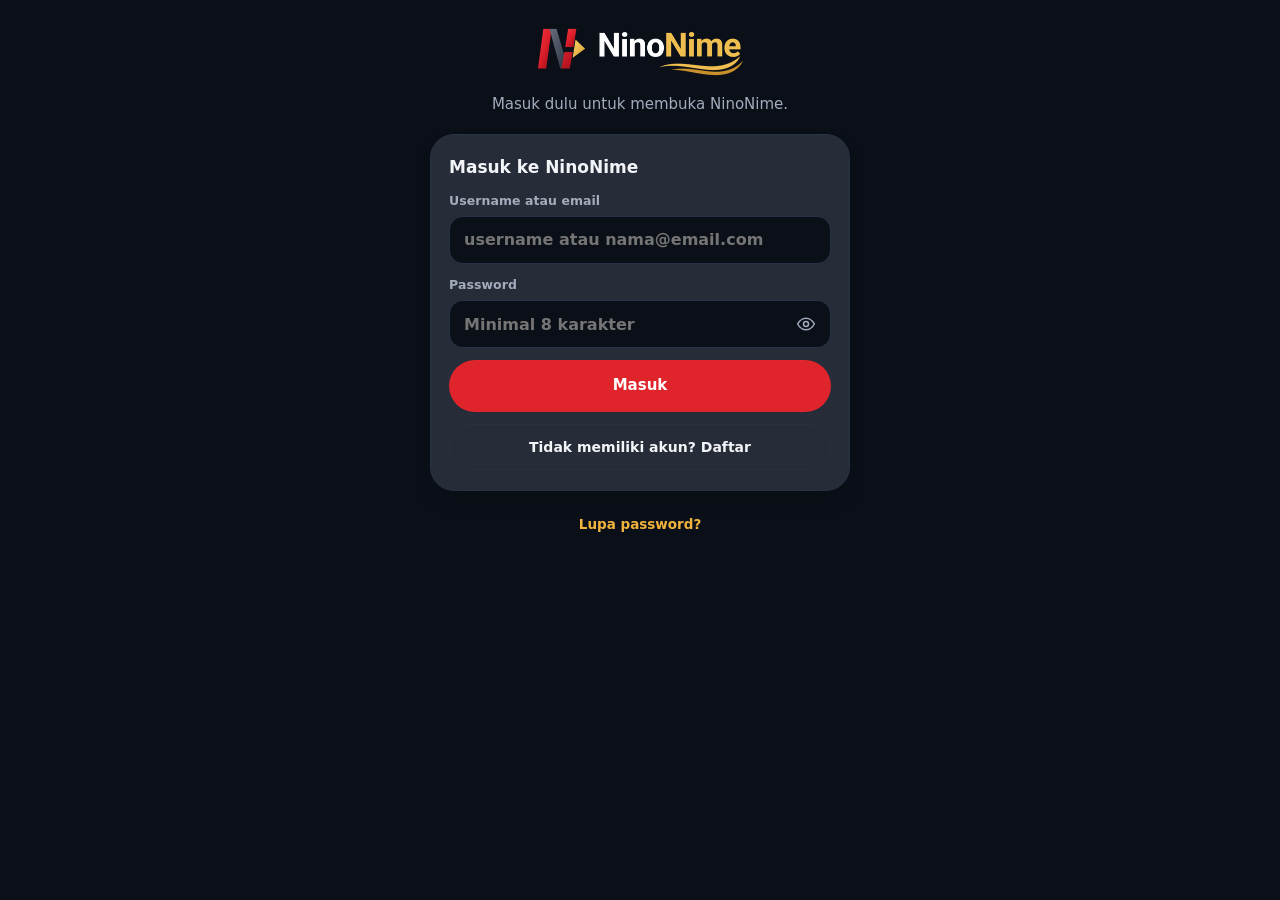
<file: ninonime/app/index.html>
<!DOCTYPE html>
<html lang="id">
<head>
<meta charset="utf-8">
<meta name="viewport" content="width=device-width, initial-scale=1, viewport-fit=cover, interactive-widget=resizes-content">
<meta name="theme-color" content="#0B1018">
<meta name="description" content="NinoNime — jadwal, info, dan tontonan anime">
<!-- Tambahkan domain sumber videomu di frame-src / media-src / connect-src bila perlu -->
<meta http-equiv="Content-Security-Policy" content="default-src 'self'; script-src 'self'; style-src 'self' 'unsafe-inline' https://fonts.googleapis.com; font-src https://fonts.gstatic.com; img-src 'self' data: blob: https:; connect-src 'self' https://*.supabase.co https://api.jikan.moe https://api.github.com; frame-src https://www.youtube-nocookie.com https://www.youtube.com; media-src 'self' https: blob:; worker-src 'self'; base-uri 'self'; object-src 'none'">
<meta name="referrer" content="no-referrer">
<title>NinoNime</title>
<link rel="manifest" href="manifest.webmanifest">
<link rel="icon" href="icons/icon-192.png">
<link rel="apple-touch-icon" href="icons/icon-192.png">
<link rel="preconnect" href="https://fonts.googleapis.com">
<link rel="preconnect" href="https://fonts.gstatic.com" crossorigin>
<link rel="stylesheet" href="https://fonts.googleapis.com/css2?family=Instrument+Serif&family=Plus+Jakarta+Sans:wght@400;500;600;700;800&display=swap">
<link rel="stylesheet" href="css/base.css">
<link rel="stylesheet" href="css/anime.css">
<link rel="stylesheet" href="css/app.css">
<script src="config.js"></script>
</head>
<body data-mode="anime" class="nav-off is-auth">
<main id="view" class="in" aria-live="polite"></main>
<nav id="nav" aria-label="Menu utama" style="--tabs:5">
  <span class="nav-bg" aria-hidden="true"></span>
  <span class="nav-ind" aria-hidden="true"></span>
</nav>
<div id="toast" role="status"></div>
<script type="module" src="js/main.js"></script>
</body>
</html>
</file>
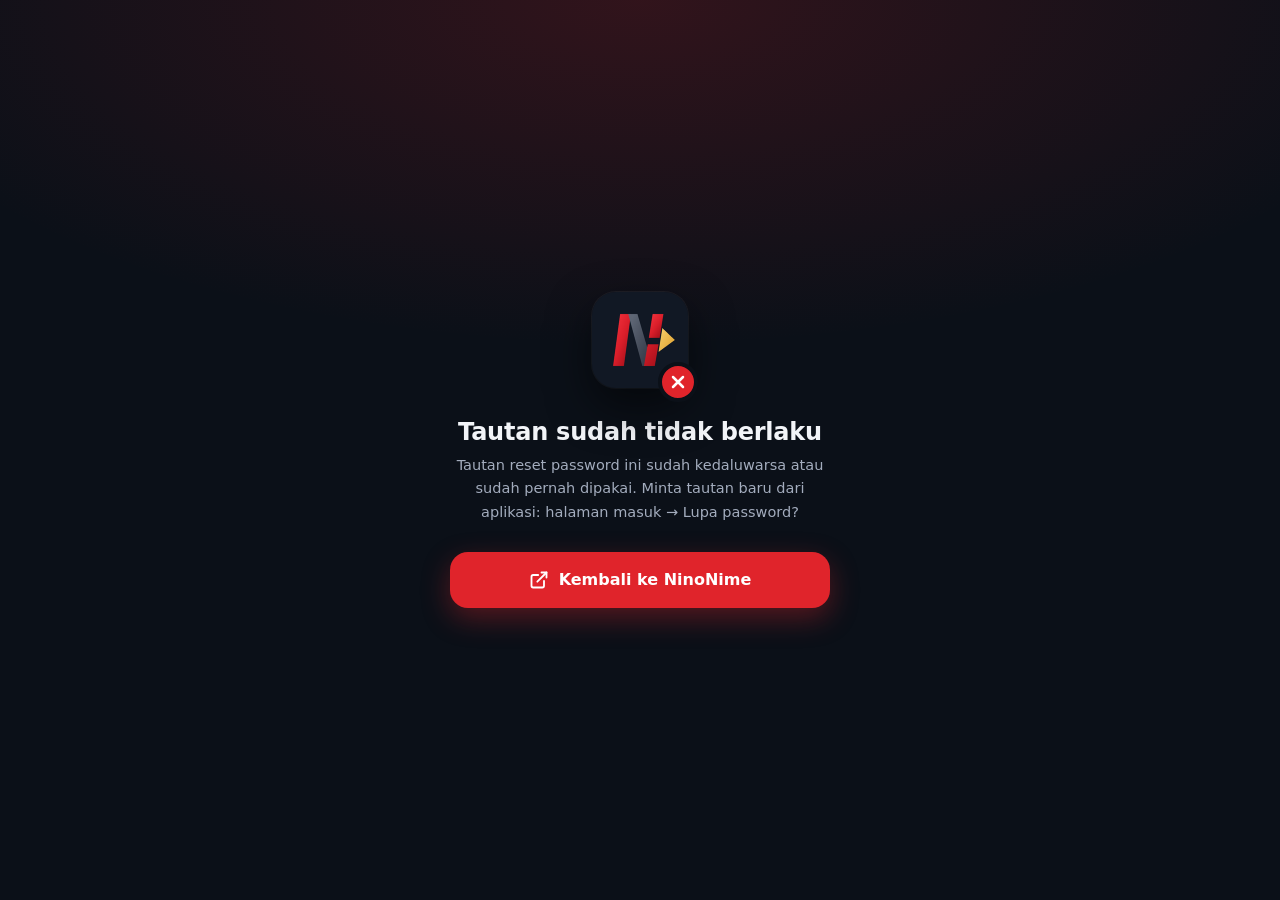
<file: ninonime/resetpassword/index.html>
<!DOCTYPE html>
<html lang="id">
<head>
<meta charset="utf-8">
<meta name="viewport" content="width=device-width, initial-scale=1, viewport-fit=cover">
<title>Buat password baru · NinoNime</title>
<meta name="robots" content="noindex">
<meta name="theme-color" content="#0B1018">
<meta http-equiv="Content-Security-Policy" content="default-src 'self'; img-src 'self' data:; style-src 'self' 'unsafe-inline'; script-src 'self' 'unsafe-inline'; connect-src https://ocersqyrztzegwzjvvoh.supabase.co; form-action 'none'; base-uri 'none'">
<link rel="icon" href="../app/icons/icon-192.png">
<style>
  :root { --bg: #0B1018; --s1: #141B27; --line: #273244; --tx: #F2F4F8; --mu: #A3ACBD; --red: #E0242B; --ok: #5DD39E; }
  * { box-sizing: border-box; }
  html, body { margin: 0; min-height: 100%; background: var(--bg); color: var(--tx);
    font-family: "Plus Jakarta Sans", system-ui, -apple-system, "Segoe UI", Roboto, sans-serif; -webkit-font-smoothing: antialiased; }
  body { min-height: 100svh; display: flex; align-items: center; justify-content: center; padding: 32px 20px calc(32px + env(safe-area-inset-bottom));
    background: radial-gradient(90% 55% at 50% 0%, rgba(93, 211, 158, .14), transparent 70%), var(--bg); }
  body.err { background: radial-gradient(90% 55% at 50% 0%, rgba(224, 36, 43, .18), transparent 70%), var(--bg); }
  main { width: 100%; max-width: 380px; display: flex; flex-direction: column; align-items: center; text-align: center; }
  .icon-wrap { position: relative; }
  .icon { width: 96px; height: 96px; border-radius: 24px; box-shadow: 0 18px 44px rgba(0, 0, 0, .55), 0 0 0 1px rgba(255, 255, 255, .06); }
  .badge { position: absolute; right: -10px; bottom: -10px; width: 40px; height: 40px; border-radius: 50%; display: grid; place-items: center;
    background: var(--ok); color: #0B1018; border: 4px solid var(--bg); }
  body.err .badge { background: var(--red); color: #fff; }
  h1 { margin: 26px 0 8px; font-size: 24px; font-weight: 800; letter-spacing: -.01em; }
  p { margin: 0; color: var(--mu); font-size: 14.5px; line-height: 1.6; }
  .btn { margin-top: 28px; width: 100%; min-height: 56px; display: flex; align-items: center; justify-content: center; gap: 10px;
    border-radius: 18px; background: var(--red); color: #fff; font-size: 16px; font-weight: 800; text-decoration: none;
    box-shadow: 0 10px 28px rgba(224, 36, 43, .35); -webkit-tap-highlight-color: transparent; }
  .btn:active { transform: scale(.98); }
  .link { margin-top: 14px; color: var(--mu); font-size: 13.5px; font-weight: 600; text-decoration: none; padding: 8px; }
  .hint { margin-top: 18px; padding: 12px 14px; border-radius: 14px; background: var(--s1); border: 1px solid var(--line); font-size: 12.5px; color: var(--mu); line-height: 1.55; }
  .hint a { color: var(--tx); font-weight: 700; }
  form { width: 100%; margin-top: 24px; display: flex; flex-direction: column; gap: 12px; text-align: left; }
  label { display: flex; flex-direction: column; gap: 6px; font-size: 13px; font-weight: 700; color: var(--mu); }
  input { min-height: 52px; padding: 0 16px; border-radius: 16px; border: 1px solid var(--line); background: var(--s1); color: var(--tx); font: inherit; font-size: 16px; }
  input:focus { outline: 2px solid var(--red); outline-offset: 1px; }
  .show { display: flex; align-items: center; gap: 8px; font-weight: 600; font-size: 13px; color: var(--mu); }
  .show input { min-height: 0; width: 18px; height: 18px; accent-color: var(--red); }
  .err-t { min-height: 18px; color: #ff6b70; font-size: 13px; font-weight: 600; }
  button.btn { border: 0; font-family: inherit; cursor: pointer; }
  button.btn:disabled { opacity: .6; }
  [hidden] { display: none !important; }
</style>
</head>
<body>
<main>
  <div class="icon-wrap">
    <img class="icon" src="../app/icons/icon-192.png" alt="NinoNime" width="96" height="96">
    <span class="badge" id="badge" aria-hidden="true" hidden></span>
  </div>
  <h1 id="ttl">Buat password baru</h1>
  <p id="msg">Masukkan password baru untuk akun NinoNime-mu.</p>
  <form id="f" hidden novalidate>
    <label>Password baru<input id="pw" type="password" minlength="8" maxlength="72" autocomplete="new-password" placeholder="Minimal 8 karakter" required></label>
    <label>Ulangi password baru<input id="pw2" type="password" minlength="8" maxlength="72" autocomplete="new-password" required></label>
    <label class="show"><input type="checkbox" id="sh">Tampilkan password</label>
    <span class="err-t" id="e" role="alert"></span>
    <button class="btn" id="save" type="submit" style="margin-top:4px">Simpan password</button>
  </form>
  <a class="btn" id="open" href="../app/#/akun" hidden>
    <svg width="20" height="20" viewBox="0 0 24 24" fill="none" stroke="currentColor" stroke-width="2.2" stroke-linecap="round" stroke-linejoin="round" aria-hidden="true"><path d="M15 3h6v6"/><path d="M10 14 21 3"/><path d="M18 13v6a2 2 0 0 1-2 2H5a2 2 0 0 1-2-2V8a2 2 0 0 1 2-2h6"/></svg>
    <span>Kembali ke NinoNime</span>
  </a>
</main>
<script>
  // Tautan "lupa password" dari Supabase membawa token sekali pakai di alamat (#access_token=…&type=recovery).
  // Token hanya disimpan di memori halaman ini, langsung dihapus dari alamat, dan dicabut lagi setelah password disimpan.
  const SB = "https://ocersqyrztzegwzjvvoh.supabase.co", KEY = "sb_publishable_RsXtbJpTDEISJ-q6pKeXdg_oiYaVQa9";
  const $ = (id) => document.getElementById(id);
  const q = new URLSearchParams(location.hash.slice(1) || location.search.slice(1));
  if (location.hash || location.search) history.replaceState(null, "", location.pathname);
  const token = q.get("access_token");
  const ICON_OK = '<svg width="20" height="20" viewBox="0 0 24 24" fill="none" stroke="currentColor" stroke-width="3" stroke-linecap="round" stroke-linejoin="round"><path d="m5 12 4 4 10-10"/></svg>';
  const ICON_X = '<svg width="20" height="20" viewBox="0 0 24 24" fill="none" stroke="currentColor" stroke-width="3" stroke-linecap="round"><path d="M6 6l12 12M18 6 6 18"/></svg>';
  function done(ok, title, msg) {
    $("f").hidden = true; $("badge").hidden = false; $("badge").innerHTML = ok ? ICON_OK : ICON_X;
    document.body.classList.toggle("err", !ok);
    $("ttl").textContent = title; $("msg").textContent = msg;
    $("open").hidden = false;
  }
  const err = q.get("error_description") || q.get("error");
  if (err || !token) {
    const expired = !token || /expired|invalid|otp/i.test((err || "") + " " + (q.get("error_code") || ""));
    done(false, expired ? "Tautan sudah tidak berlaku" : "Tautan bermasalah",
      expired ? "Tautan reset password ini sudah kedaluwarsa atau sudah pernah dipakai. Minta tautan baru dari aplikasi: halaman masuk → Lupa password?"
        : "Terjadi masalah: " + String(err).replace(/\+/g, " "));
    $("open").href = "../app/#/akun";
  } else {
    $("f").hidden = false;
    $("pw").focus();
  }
  $("sh").addEventListener("change", (e) => { $("pw").type = $("pw2").type = e.target.checked ? "text" : "password"; });
  $("f").addEventListener("submit", async (e) => {
    e.preventDefault();
    const pw = $("pw").value, pw2 = $("pw2").value;
    $("e").textContent = "";
    if (pw.length < 8) { $("e").textContent = "Password minimal 8 karakter."; return; }
    if (pw !== pw2) { $("e").textContent = "Kedua password tidak sama."; return; }
    $("save").disabled = true; $("save").textContent = "Menyimpan…";
    try {
      const r = await fetch(SB + "/auth/v1/user", { method: "PUT", headers: { apikey: KEY, Authorization: "Bearer " + token, "Content-Type": "application/json" }, body: JSON.stringify({ password: pw }) });
      if (!r.ok) {
        let m = ""; try { const j = await r.json(); m = j.msg || j.message || j.error_description || j.error || ""; } catch {}
        if (r.status === 401 || /expired|invalid/i.test(m)) { done(false, "Tautan sudah tidak berlaku", "Sesi reset password sudah berakhir. Minta tautan baru dari aplikasi: halaman masuk → Lupa password?"); return; }
        if (/same|different from the old/i.test(m)) throw new Error("Password baru harus berbeda dari password lama.");
        if (/weak|least/i.test(m)) throw new Error("Password terlalu lemah. Pakai minimal 8 karakter, campur huruf dan angka.");
        throw new Error(m || "Gagal menyimpan (HTTP " + r.status + ").");
      }
      // token reset tidak dipakai lagi: cabut sesi di halaman ini (sesi di aplikasi tidak terpengaruh)
      fetch(SB + "/auth/v1/logout?scope=local", { method: "POST", headers: { apikey: KEY, Authorization: "Bearer " + token } }).catch(() => {});
      done(true, "Password berhasil diganti", "Kembali ke NinoNime lalu masuk dengan password barumu.");
    } catch (x) {
      $("e").textContent = x.message || "Tidak ada koneksi internet. Coba lagi.";
      $("save").disabled = false; $("save").textContent = "Simpan password";
    }
  });
</script>
</body>
</html>
</file>
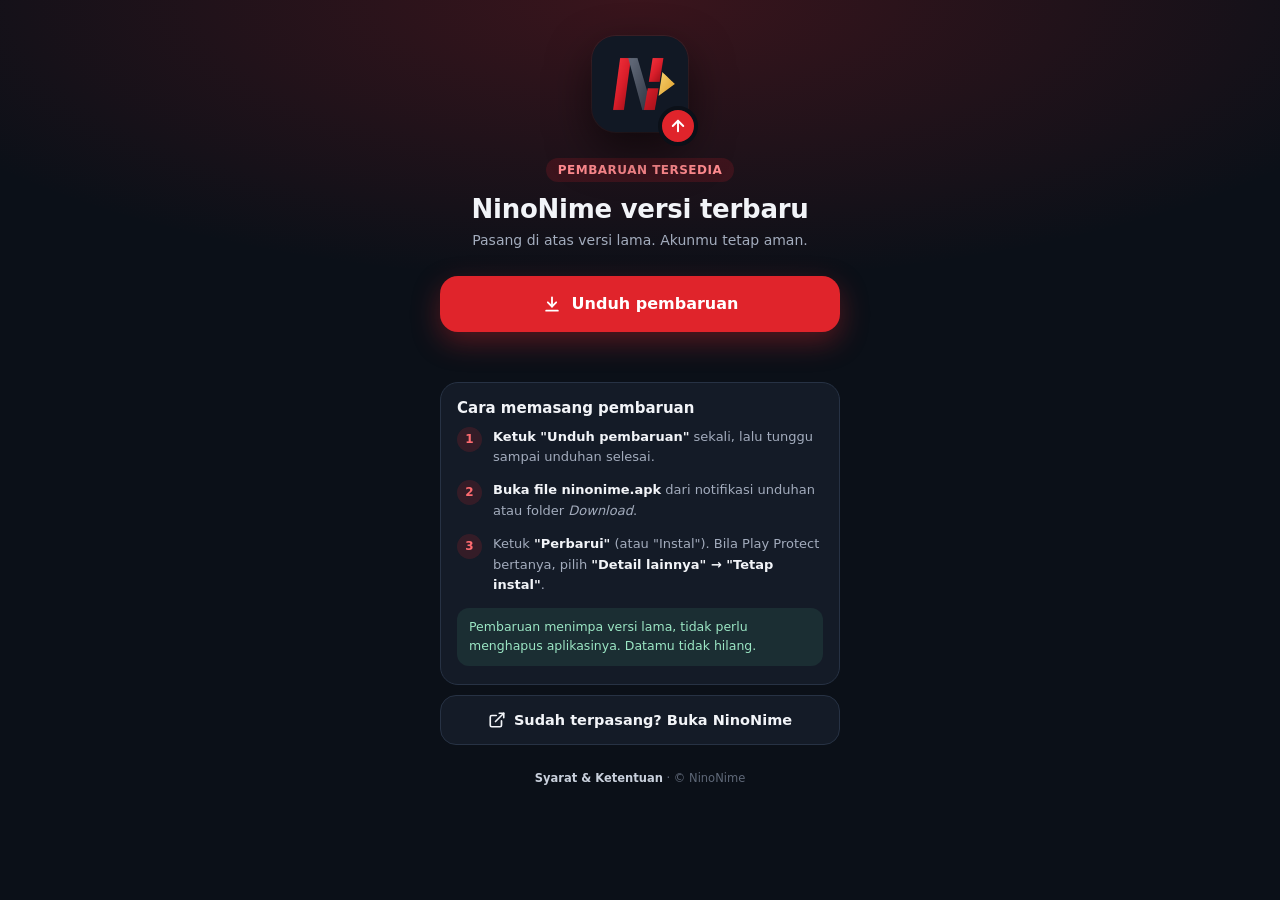
<file: ninonime/update/index.html>
<!DOCTYPE html>
<html lang="id">
<head>
<meta charset="utf-8">
<meta name="viewport" content="width=device-width, initial-scale=1, viewport-fit=cover">
<title>Pembaruan NinoNime</title>
<meta name="robots" content="noindex">
<meta name="theme-color" content="#0B1018">
<meta http-equiv="Content-Security-Policy" content="default-src 'self'; img-src 'self' data:; style-src 'self' 'unsafe-inline'; script-src 'self' 'unsafe-inline'; connect-src https://api.github.com; base-uri 'none'; object-src 'none'; form-action 'none'">
<link rel="icon" href="../app/icons/icon-192.png">
<style>
  :root { --bg: #0B1018; --s1: #141B27; --line: #273244; --tx: #F2F4F8; --mu: #A3ACBD; --soft: #C9D0DC; --red: #E0242B; --ok: #5DD39E; }
  * { box-sizing: border-box; }
  html, body { margin: 0; min-height: 100%; background: var(--bg); color: var(--tx);
    font-family: "Plus Jakarta Sans", system-ui, -apple-system, "Segoe UI", Roboto, sans-serif; -webkit-font-smoothing: antialiased; }
  body { min-height: 100svh; display: flex; justify-content: center; padding: 36px 20px calc(32px + env(safe-area-inset-bottom));
    background: radial-gradient(90% 45% at 50% 0%, rgba(224, 36, 43, .22), transparent 70%), var(--bg); }
  main { width: 100%; max-width: 400px; display: flex; flex-direction: column; align-items: center; text-align: center; }
  .icon-wrap { position: relative; }
  .icon { width: 96px; height: 96px; border-radius: 24px; box-shadow: 0 18px 44px rgba(0, 0, 0, .55), 0 0 0 1px rgba(255, 255, 255, .06); }
  .badge { position: absolute; right: -10px; bottom: -10px; width: 40px; height: 40px; border-radius: 50%; display: grid; place-items: center;
    background: var(--red); color: #fff; border: 4px solid var(--bg); }
  .tag { margin-top: 22px; padding: 5px 12px; border-radius: 999px; background: rgba(224, 36, 43, .16); color: #FF8A8E; font-size: 12px; font-weight: 800; letter-spacing: .04em; text-transform: uppercase; }
  h1 { margin: 12px 0 6px; font-size: 26px; font-weight: 800; letter-spacing: -.01em; }
  .sub { margin: 0; color: var(--mu); font-size: 14px; line-height: 1.55; }
  .btn { margin-top: 24px; width: 100%; min-height: 56px; display: flex; align-items: center; justify-content: center; gap: 10px;
    border-radius: 18px; background: var(--red); color: #fff; font-size: 16px; font-weight: 800; text-decoration: none;
    box-shadow: 0 10px 28px rgba(224, 36, 43, .35); transition: transform .15s, opacity .2s; -webkit-tap-highlight-color: transparent; }
  .btn:active { transform: scale(.98); }
  .btn.busy { opacity: .6; pointer-events: none; }
  .btn2 { margin-top: 10px; width: 100%; min-height: 50px; display: flex; align-items: center; justify-content: center; gap: 8px;
    border-radius: 16px; border: 1px solid var(--line); background: var(--s1); color: var(--tx); font-size: 14.5px; font-weight: 700; text-decoration: none; }
  .meta { margin-top: 10px; color: var(--mu); font-size: 12.5px; min-height: 18px; }
  .card { margin-top: 22px; width: 100%; padding: 16px 16px 6px; border-radius: 18px; background: var(--s1); border: 1px solid var(--line); text-align: left; }
  .card h2 { margin: 0 0 10px; font-size: 15px; font-weight: 800; }
  .notes { margin: 0 0 10px; padding-left: 18px; color: var(--soft); font-size: 13.5px; line-height: 1.6; }
  .notes li { margin: 3px 0; }
  ol.steps { margin: 0; padding: 0; list-style: none; counter-reset: s; }
  ol.steps li { counter-increment: s; position: relative; padding: 0 0 12px 36px; color: var(--mu); font-size: 13px; line-height: 1.6; }
  ol.steps li::before { content: counter(s); position: absolute; left: 0; top: 0; width: 25px; height: 25px; border-radius: 50%;
    display: grid; place-items: center; background: rgba(224, 36, 43, .16); color: #FF6B70; font-size: 12px; font-weight: 800; }
  ol.steps b { color: var(--tx); }
  .safe { margin: 0 0 12px; padding: 10px 12px; border-radius: 12px; background: rgba(93, 211, 158, .1); color: #9BE6C4; font-size: 12.5px; line-height: 1.5; }
  footer { margin-top: 26px; color: #5F6878; font-size: 11.5px; }
  footer a { color: var(--soft); text-decoration: none; font-weight: 700; }
  [hidden] { display: none !important; }
</style>
</head>
<body>
<main>
  <div class="icon-wrap">
    <img class="icon" src="../app/icons/icon-192.png" alt="NinoNime" width="96" height="96">
    <span class="badge" aria-hidden="true"><svg width="18" height="18" viewBox="0 0 24 24" fill="none" stroke="currentColor" stroke-width="2.6" stroke-linecap="round" stroke-linejoin="round"><path d="M12 19V5"/><path d="m5 12 7-7 7 7"/></svg></span>
  </div>
  <span class="tag">Pembaruan tersedia</span>
  <h1 id="ver">NinoNime versi terbaru</h1>
  <p class="sub" id="sub">Pasang di atas versi lama. Akunmu tetap aman.</p>

  <a class="btn" id="dl" href="https://github.com/Rexxaply/NinoNime/releases/download/apk-terbaru/ninonime.apk" rel="noopener">
    <svg width="20" height="20" viewBox="0 0 24 24" fill="none" stroke="currentColor" stroke-width="2.2" stroke-linecap="round" stroke-linejoin="round" aria-hidden="true"><path d="M12 4v11"/><path d="m7 10 5 5 5-5"/><path d="M5 20h14"/></svg>
    <span id="dlt">Unduh pembaruan</span>
  </a>
  <div class="meta" id="meta"></div>

  <section class="card" id="newCard" hidden>
    <h2>Yang baru</h2>
    <ul class="notes" id="notes"></ul>
  </section>

  <section class="card">
    <h2>Cara memasang pembaruan</h2>
    <ol class="steps">
      <li><b>Ketuk "Unduh pembaruan"</b> sekali, lalu tunggu sampai unduhan selesai.</li>
      <li><b>Buka file ninonime.apk</b> dari notifikasi unduhan atau folder <i>Download</i>.</li>
      <li>Ketuk <b>"Perbarui"</b> (atau "Instal"). Bila Play Protect bertanya, pilih <b>"Detail lainnya" → "Tetap instal"</b>.</li>
    </ol>
    <p class="safe">Pembaruan menimpa versi lama, tidak perlu menghapus aplikasinya. Datamu tidak hilang.</p>
  </section>

  <a class="btn2" href="../app/">
    <svg width="18" height="18" viewBox="0 0 24 24" fill="none" stroke="currentColor" stroke-width="2.2" stroke-linecap="round" stroke-linejoin="round" aria-hidden="true"><path d="M15 3h6v6"/><path d="M10 14 21 3"/><path d="M18 13v6a2 2 0 0 1-2 2H5a2 2 0 0 1-2-2V8a2 2 0 0 1 2-2h6"/></svg>
    Sudah terpasang? Buka NinoNime
  </a>
  <footer><a href="../../syarat/">Syarat &amp; Ketentuan</a> · © NinoNime</footer>
</main>
<script>
  // satu ketukan = satu unduhan
  const btn = document.getElementById("dl"), txt = document.getElementById("dlt");
  btn.addEventListener("click", (e) => {
    if (btn.classList.contains("busy")) { e.preventDefault(); return; }
    btn.classList.add("busy"); txt.textContent = "Unduhan dimulai…";
    setTimeout(() => { btn.classList.remove("busy"); txt.textContent = "Unduh lagi"; }, 8000);
  });
  const esc = (s) => String(s).replace(/[&<>"']/g, (c) => ({ "&": "&amp;", "<": "&lt;", ">": "&gt;", '"': "&quot;", "'": "&#39;" })[c]);
  // versi, ukuran, dan catatan rilis dari GitHub (halaman tetap berfungsi tanpa ini)
  fetch("https://api.github.com/repos/Rexxaply/NinoNime/releases/tags/apk-terbaru", { headers: { Accept: "application/vnd.github+json" } })
    .then((r) => (r.ok ? r.json() : null)).then((j) => {
      if (!j) return;
      const v = (String(j.name || "").match(/v(\d+\.\d+\.\d+)/) || [])[1];
      if (v) document.getElementById("ver").textContent = "NinoNime v" + v;
      const a = (j.assets || []).find((x) => /\.apk$/i.test(x.name) && String(x.browser_download_url).startsWith("https://github.com/Rexxaply/NinoNime/releases/download/"));
      if (!a) return; // bukan dari repo resmi: abaikan
      const mb = a ? (a.size / 1048576).toFixed(1).replace(".", ",") + " MB" : "";
      const tgl = j.published_at ? new Date(j.published_at).toLocaleDateString("id-ID", { day: "numeric", month: "long", year: "numeric" }) : "";
      document.getElementById("meta").textContent = [mb, tgl && "dirilis " + tgl].filter(Boolean).join(" · ");
      // catatan: baris pertama pesan rilis "vX.Y.Z: a, b (c), d" → dipecah jadi poin
      const lines = String(j.body || "").split(/\r?\n/).map((x) => x.trim())
        .filter((x) => x && !/^(Co-Authored-By|Claude-Session|Dibangun otomatis|Unduh |Pembaruan bisa)/i.test(x));
      const pts = [];
      for (const l of lines.slice(0, 6)) {
        const body = l.replace(/^v\d+\.\d+\.\d+\s*[:\-–]\s*/i, "").replace(/^[-•*]\s*/, "");
        // pecah di koma yang tidak berada di dalam kurung
        let depth = 0, cur = "";
        for (const ch of body) { if (ch === "(") depth++; if (ch === ")") depth--; if (ch === "," && depth === 0) { pts.push(cur); cur = ""; } else cur += ch; }
        pts.push(cur);
      }
      const clean = pts.map((x) => x.trim()).filter(Boolean).slice(0, 10).map((x) => x[0].toUpperCase() + x.slice(1));
      if (clean.length) { document.getElementById("notes").innerHTML = clean.map((x) => "<li>" + esc(x) + "</li>").join(""); document.getElementById("newCard").hidden = false; }
    }).catch(() => {});
</script>
</body>
</html>
</file>
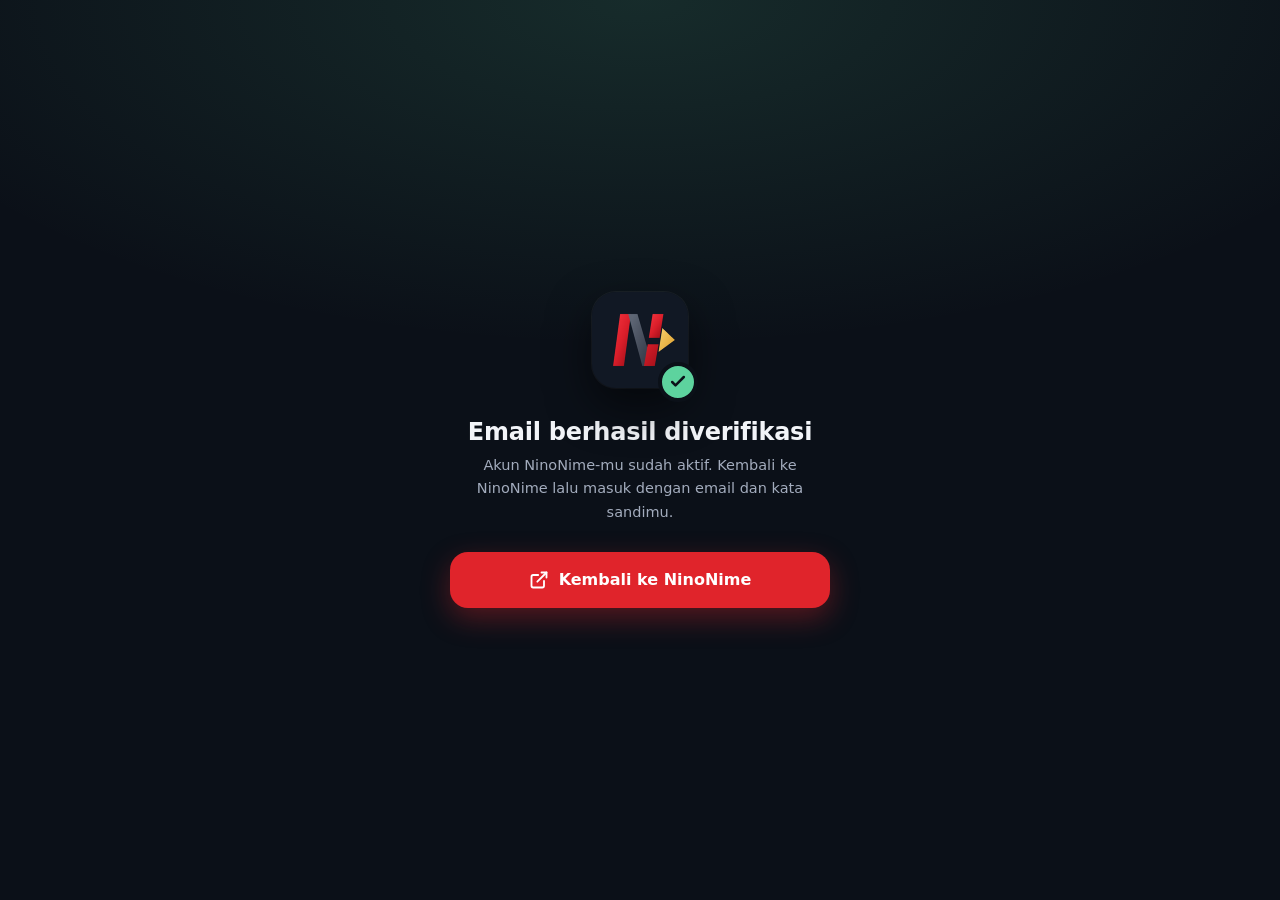
<file: ninonime/verified/index.html>
<!DOCTYPE html>
<html lang="id">
<head>
<meta charset="utf-8">
<meta name="viewport" content="width=device-width, initial-scale=1, viewport-fit=cover">
<title>Email terverifikasi · NinoNime</title>
<meta name="robots" content="noindex">
<meta name="theme-color" content="#0B1018">
<meta http-equiv="Content-Security-Policy" content="default-src 'self'; img-src 'self' data:; style-src 'self' 'unsafe-inline'; script-src 'self' 'unsafe-inline'">
<link rel="icon" href="../app/icons/icon-192.png">
<style>
  :root { --bg: #0B1018; --s1: #141B27; --line: #273244; --tx: #F2F4F8; --mu: #A3ACBD; --red: #E0242B; --ok: #5DD39E; }
  * { box-sizing: border-box; }
  html, body { margin: 0; min-height: 100%; background: var(--bg); color: var(--tx);
    font-family: "Plus Jakarta Sans", system-ui, -apple-system, "Segoe UI", Roboto, sans-serif; -webkit-font-smoothing: antialiased; }
  body { min-height: 100svh; display: flex; align-items: center; justify-content: center; padding: 32px 20px calc(32px + env(safe-area-inset-bottom));
    background: radial-gradient(90% 55% at 50% 0%, rgba(93, 211, 158, .14), transparent 70%), var(--bg); }
  body.err { background: radial-gradient(90% 55% at 50% 0%, rgba(224, 36, 43, .18), transparent 70%), var(--bg); }
  main { width: 100%; max-width: 380px; display: flex; flex-direction: column; align-items: center; text-align: center; }
  .icon-wrap { position: relative; }
  .icon { width: 96px; height: 96px; border-radius: 24px; box-shadow: 0 18px 44px rgba(0, 0, 0, .55), 0 0 0 1px rgba(255, 255, 255, .06); }
  .badge { position: absolute; right: -10px; bottom: -10px; width: 40px; height: 40px; border-radius: 50%; display: grid; place-items: center;
    background: var(--ok); color: #0B1018; border: 4px solid var(--bg); }
  body.err .badge { background: var(--red); color: #fff; }
  h1 { margin: 26px 0 8px; font-size: 24px; font-weight: 800; letter-spacing: -.01em; }
  p { margin: 0; color: var(--mu); font-size: 14.5px; line-height: 1.6; }
  .btn { margin-top: 28px; width: 100%; min-height: 56px; display: flex; align-items: center; justify-content: center; gap: 10px;
    border-radius: 18px; background: var(--red); color: #fff; font-size: 16px; font-weight: 800; text-decoration: none;
    box-shadow: 0 10px 28px rgba(224, 36, 43, .35); -webkit-tap-highlight-color: transparent; }
  .btn:active { transform: scale(.98); }
  .link { margin-top: 14px; color: var(--mu); font-size: 13.5px; font-weight: 600; text-decoration: none; padding: 8px; }
  .hint { margin-top: 18px; padding: 12px 14px; border-radius: 14px; background: var(--s1); border: 1px solid var(--line); font-size: 12.5px; color: var(--mu); line-height: 1.55; }
  .hint a { color: var(--tx); font-weight: 700; }
  [hidden] { display: none !important; }
</style>
</head>
<body>
<main>
  <div class="icon-wrap">
    <img class="icon" src="../app/icons/icon-192.png" alt="NinoNime" width="96" height="96">
    <span class="badge" id="badge" aria-hidden="true">
      <svg width="20" height="20" viewBox="0 0 24 24" fill="none" stroke="currentColor" stroke-width="3" stroke-linecap="round" stroke-linejoin="round"><path d="m5 12 4 4 10-10"/></svg>
    </span>
  </div>
  <h1 id="ttl">Email berhasil diverifikasi</h1>
  <p id="msg">Akun NinoNime-mu sudah aktif. Kembali ke NinoNime lalu masuk dengan email dan kata sandimu.</p>
  <a class="btn" id="open" href="../app/#/akun">
    <svg width="20" height="20" viewBox="0 0 24 24" fill="none" stroke="currentColor" stroke-width="2.2" stroke-linecap="round" stroke-linejoin="round" aria-hidden="true"><path d="M15 3h6v6"/><path d="M10 14 21 3"/><path d="M18 13v6a2 2 0 0 1-2 2H5a2 2 0 0 1-2-2V8a2 2 0 0 1 2-2h6"/></svg>
    <span>Kembali ke NinoNime</span>
  </a>
</main>
<script>
  // Supabase menaruh hasil verifikasi di alamat (#access_token=… atau #error=…). Token tidak dipakai di halaman ini
  // dan langsung dihapus dari alamat supaya tidak tersimpan di riwayat browser.
  const q = new URLSearchParams(location.hash.slice(1) || location.search.slice(1));
  if (location.hash || location.search) history.replaceState(null, "", location.pathname);
  const err = q.get("error_description") || q.get("error");
  if (err) {
    document.body.classList.add("err");
    document.getElementById("badge").innerHTML = '<svg width="20" height="20" viewBox="0 0 24 24" fill="none" stroke="currentColor" stroke-width="3" stroke-linecap="round"><path d="M6 6l12 12M18 6 6 18"/></svg>';
    const expired = /expired|invalid|otp/i.test(err + " " + (q.get("error_code") || ""));
    document.getElementById("ttl").textContent = expired ? "Tautan sudah tidak berlaku" : "Verifikasi gagal";
    document.getElementById("msg").textContent = expired
      ? "Tautan verifikasi ini sudah kedaluwarsa atau sudah pernah dipakai. Bila akunmu belum aktif, daftar ulang dari aplikasi untuk menerima email baru."
      : "Terjadi masalah saat memverifikasi email: " + err.replace(/\+/g, " ");
  }
</script>
</body>
</html>
</file>
<file: ninonime/app/css/base.css>
:root {
  /* jarak aman atas. Di APK isi aplikasi sudah di bawah bilah status (overlay dimatikan), tapi WebView baru
     tetap melaporkan tinggi bilah status sebagai safe-area → jarak dobel. Jadi di APK dipakai 0, kecuali saat layar penuh. */
  --sat: env(safe-area-inset-top, 0px);
  --bg: #0B1018; --s1: #141B27; --s2: #1C2533; --line: #273244; --tx: #F2F4F8; --mu: #A3ACBD;
  --red: #E0242B; --redt: #FF6B70; --gold: #F2B33D; --ok: #5DD39E; --soft: #C9D0DC;
  --font: "Plus Jakarta Sans", system-ui, -apple-system, "Segoe UI", sans-serif;
  --serif: "Instrument Serif", Georgia, serif;
  /* kaca gaya iOS: buram kuat + warna di belakang sedikit lebih hidup */
  --glass-bg: rgba(22, 28, 42, .55);
  --glass: blur(28px) saturate(180%);
  color-scheme: dark;
}
* { box-sizing: border-box; -webkit-tap-highlight-color: transparent; }
html { background: var(--bg); }
body { margin: 0; min-height: 100dvh; background: var(--bg); color: var(--tx); font: 15px/1.45 var(--font); -webkit-font-smoothing: antialiased; overscroll-behavior-y: none; }
a { color: inherit; text-decoration: none; }
button { font: inherit; color: inherit; background: none; border: 0; cursor: pointer; padding: 0; }
input, textarea { font: inherit; color: inherit; }
img { display: block; }
:focus-visible { outline: 2px solid var(--gold); outline-offset: 2px; border-radius: 10px; }
::selection { background: rgba(242, 179, 61, .35); }
::-webkit-scrollbar { width: 8px; height: 8px; }
::-webkit-scrollbar-thumb { background: rgba(255, 255, 255, .14); border-radius: 8px; }
::-webkit-scrollbar-track { background: transparent; }
@media (pointer: coarse) {
  ::-webkit-scrollbar { width: 0; height: 0; display: none; }
  html { scrollbar-width: none; }
}
#view { max-width: 980px; margin: 0 auto; padding-top: var(--sat); }
html, body { overflow-x: clip; }
@supports not (overflow-x: clip) {
  html, body { overflow-x: hidden; }
}
@keyframes fixUp { from { transform: translateY(calc(100% + 40px)); } }
@keyframes swOutF { to { transform: translateX(-30%); filter: brightness(.55); } }
@keyframes swOutB { to { transform: translateX(100%); } }
@keyframes swInF { from { transform: translateX(100%); } }
@keyframes swInB { from { transform: translateX(-30%); filter: brightness(.55); } }
@keyframes slideF { from { transform: translateX(44px); } }
@keyframes slideB { from { transform: translateX(-32px); } }
@media (prefers-reduced-motion: reduce) {
  #view.in-f > *, #view.in-b > *, #view.in > .vfix { animation: none !important; }
}
.mu { color: var(--mu); }
.gold { color: var(--gold); }
.ok { color: var(--ok); }
.sm { font-size: 12.5px; }
.xs { font-size: 11.5px; }
.lh { line-height: 1.6; }
.center { text-align: center; }
.b13 { font-size: 13px; font-weight: 700; line-height: 1.3; }
.b145 { font-size: 14.5px; font-weight: 600; }
.b16 { font-size: 16px; }
.b17 { font-size: 17px; }
.t1, .t2 { display: -webkit-box; -webkit-box-orient: vertical; overflow: hidden; word-break: break-word; }
.t1 { -webkit-line-clamp: 1; }
.t2 { -webkit-line-clamp: 2; }
.row { display: flex; align-items: center; }
.col { display: flex; flex-direction: column; }
.g4 { gap: 4px; }
.g5 { gap: 5px; }
.g6 { gap: 6px; }
.g8 { gap: 8px; }
.g10 { gap: 10px; }
.g12 { gap: 12px; }
.g14 { gap: 14px; }
.g16 { gap: 16px; }
.grow { flex: 1; min-width: 0; }
.mt6 { margin-top: 6px; }
.mt8 { margin-top: 8px; }
.mt14 { margin-top: 14px; }
.mt18 { margin-top: 18px; }
.px { padding-left: 18px; padding-right: 18px; }
.mx { margin-left: 18px; margin-right: 18px; }
.pad-nav { height: calc(110px + env(safe-area-inset-bottom)); }
.top { display: flex; align-items: center; justify-content: space-between; padding: 16px 18px 0; }
.logo { height: 34px; width: auto; }
.top-r { display: flex; gap: 8px; }
.gl-btn { position: relative; width: 44px; height: 44px; border-radius: 16px; display: grid; place-items: center; background: var(--glass-bg); backdrop-filter: var(--glass); -webkit-backdrop-filter: var(--glass); border: 1px solid rgba(255, 255, 255, .13); box-shadow: 0 12px 32px rgba(0, 0, 0, .45), inset 0 1px 0 rgba(255, 255, 255, .16); }
.page-h { padding: 16px 18px 0; display: flex; flex-direction: column; gap: 14px; }
.page-h h1 { margin: 0; font-size: 24px; font-weight: 800; letter-spacing: -.02em; }
.topbar { position: sticky; top: 0; z-index: 4; display: flex; align-items: center; gap: 6px; padding: 10px; background: rgba(11, 16, 24, .82); backdrop-filter: blur(16px); -webkit-backdrop-filter: blur(16px); border-bottom: 1px solid var(--line); margin-bottom: 12px; }
.topbar h1 { flex: 1; margin: 0; font-size: 17px; font-weight: 700; text-align: center; }
.tb-sp { width: 44px; flex: none; }
.icon-btn { width: 44px; height: 44px; border-radius: 14px; display: grid; place-items: center; color: var(--tx); flex: none; }
.icon-btn.glass, .glass { background: var(--glass-bg); backdrop-filter: var(--glass); -webkit-backdrop-filter: var(--glass); border: 1px solid rgba(255, 255, 255, .13); }
.sq-btn { width: 38px; height: 38px; border-radius: 13px; border: 1px solid var(--line); background: var(--s1); display: grid; place-items: center; flex: none; }
.hello { padding: 14px 18px 0; }
.hello h1 { margin: 0; font: 400 34px/1.1 var(--serif); }
.quote { display: block; margin-top: 6px; text-align: left; font-size: 12.5px; color: var(--mu); font-style: italic; line-height: 1.5; transition: opacity .2s; }
.quote.fade { opacity: 0; }
.sec { padding: 24px 18px 0; }
.sec.nox { padding-left: 0; padding-right: 0; }
.s16 { padding-top: 16px; }
.s24 { padding-top: 24px; }
.s26 { padding-top: 26px; }
.sec h2 { margin: 0 0 12px; font-size: 19px; font-weight: 800; letter-spacing: -.01em; }
h2.cap, .cap { font-size: 12px !important; font-weight: 700 !important; color: var(--mu); text-transform: uppercase; letter-spacing: .08em !important; margin: 0 0 10px; }
.sec-h { display: flex; align-items: center; justify-content: space-between; gap: 10px; margin-bottom: 12px; }
.sec-h h2 { margin: 0; }
.link-red { color: var(--redt); font-size: 13px; font-weight: 600; min-height: 38px; display: inline-flex; align-items: center; gap: 4px; }
.link { color: var(--gold); font-weight: 600; font-size: 13.5px; min-height: 40px; }
.btn { display: inline-flex; align-items: center; justify-content: center; gap: 8px; min-height: 52px; padding: 0 22px; border-radius: 26px; font-weight: 700; font-size: 15px; cursor: pointer; }
.btn.primary { background: var(--red); color: #fff; }
.btn.primary:disabled { background: rgba(255, 255, 255, .12); cursor: default; }
.btn.ghost { border: 1px solid var(--line); color: var(--tx); min-height: 46px; font-size: 14px; }
.btn.sm { min-height: 38px; padding: 0 14px; font-size: 13px; }
.btn.wide { display: flex; width: 100%; margin-top: 14px; }
.chips { display: flex; gap: 8px; overflow-x: auto; scrollbar-width: none; padding: 12px 0 6px; }
.chips::-webkit-scrollbar { display: none; }
.chips button { flex: none; min-height: 34px; padding: 0 13px; border-radius: 999px; font-size: 12.5px; font-weight: 600; border: 1px solid var(--line); color: var(--tx); }
.chips button[aria-pressed="true"] { background: var(--tx); color: var(--bg); border-color: var(--tx); }
.tag-s { padding: 2px 7px; border-radius: 6px; background: var(--s2); }
.meta { display: flex; gap: 6px; align-items: center; font-size: 11px; font-weight: 700; color: var(--mu); }
.cover { position: relative; display: block; width: 100%; aspect-ratio: 3 / 4; border-radius: 12px; overflow: hidden; background: linear-gradient(155deg, #2B2A6B, #C24A7C); flex: none; }
.cover::before { content: attr(data-ini); position: absolute; inset: 0; display: grid; place-items: center; font: 400 34px var(--serif); color: rgba(255, 255, 255, .5); }
.cover img { position: absolute; inset: 0; width: 100%; height: 100%; object-fit: cover; }
.cover.sm { width: 52px; height: 72px; aspect-ratio: auto; border-radius: 9px; }
.cover.top { width: 112px; height: 158px; aspect-ratio: auto; border-radius: 12px; }
.cover.sm::before { font-size: 22px; }
.rc-mid { flex: 1; min-width: 0; display: flex; flex-direction: column; gap: 4px; }
.resume { display: flex; gap: 14px; align-items: center; padding: 12px; border-radius: 20px; background: var(--s1); border: 1px solid var(--line); }
.rs-t { font-size: 16px; font-weight: 700; white-space: nowrap; overflow: hidden; text-overflow: ellipsis; }
.play { width: 44px; height: 44px; border-radius: 50%; background: var(--red); display: grid; place-items: center; flex: none; color: #fff; }
.prog { display: block; height: 5px; border-radius: 3px; background: var(--s2); overflow: hidden; }
.prog > span { display: block; height: 100%; border-radius: 3px; background: var(--red); }
.prog.s { height: 4px; margin-top: 6px; }
.me .prog > span { background: linear-gradient(90deg, var(--gold), var(--red)); }
.hs { display: flex; gap: 14px; overflow-x: auto; scrollbar-width: none; padding: 0 18px 4px; scroll-padding: 0 18px; }
.hs::-webkit-scrollbar { display: none; }
.hs .sk-wrap { flex-direction: row; gap: 14px; }
.sec-h.px { padding-left: 18px; padding-right: 18px; align-items: baseline; }
.search { position: relative; display: flex; align-items: center; gap: 10px; padding: 0 16px; min-height: 50px; border-radius: 25px; background: var(--s1); border: 1px solid var(--line); }
.search.sm { min-height: 46px; border-radius: 16px; margin: 4px 0 6px; }
.search input { flex: 1; min-width: 0; border: 0; outline: 0; background: transparent; font-size: 15px; height: 42px; }
.search input::-webkit-search-cancel-button { display: none; }
body[data-screen="reader"] { background: #0A0A0A; overflow: hidden; }
.redt { color: var(--redt); display: flex; }
@keyframes pop { from { opacity: 0; transform: translateY(-6px) scale(.97); } }
.card { padding: 14px 16px; border-radius: 18px; background: var(--s1); border: 1px solid var(--line); }
.group { border-radius: 20px; background: var(--s1); border: 1px solid var(--line); overflow: hidden; }
.mrow { width: 100%; display: flex; align-items: center; gap: 14px; min-height: 56px; padding: 6px 16px; border-top: 1px solid var(--line); text-align: left; }
.group > .mrow:first-child { border-top: 0; }
.mrow b { font-size: 14.5px; font-weight: 600; }
.mrow.danger { color: var(--redt); }
.mrow-ic { width: 36px; height: 36px; flex: none; border-radius: 11px; background: var(--s2); display: grid; place-items: center; color: var(--gold); }
.mrow.danger .mrow-ic { color: var(--redt); }
.me, .guest { width: calc(100% - 36px); display: flex; gap: 18px; align-items: center; padding: 20px 16px 18px 20px; margin-top: 14px; border-radius: 20px; background: var(--s1); border: 1px solid var(--line); text-align: left; }
.auth { display: flex; flex-direction: column; gap: 12px; padding: 18px; margin-top: 12px; border-radius: 20px; background: var(--s1); border: 1px solid var(--line); }
.auth-f { display: flex; flex-direction: column; gap: 12px; }
.auth-f label { display: flex; flex-direction: column; gap: 6px; font-size: 12.5px; color: var(--mu); }
.auth-f input { height: 48px; padding: 0 14px; border-radius: 14px; border: 1px solid var(--line); background: var(--bg); font-size: 15px; outline: 0; }
.auth-f input:focus { border-color: var(--gold); }
.err { color: var(--redt); font-size: 12.5px; }
.err:empty { display: none; }
@keyframes spinb { to { transform: rotate(360deg); } }
.empty { display: flex; flex-direction: column; align-items: center; gap: 8px; padding: 40px 18px; text-align: center; font-size: 13px; color: var(--mu); line-height: 1.55; }
.empty b { color: var(--tx); font-size: 15px; }
.empty-ic { width: 52px; height: 52px; border-radius: 50%; background: var(--s1); display: grid; place-items: center; }
.empty .btn { margin-top: 6px; }
.sk-wrap { display: flex; flex-direction: column; gap: 8px; }
.sk { position: relative; overflow: hidden; background: var(--s1); border-radius: 14px; }
.sk::after { content: ""; position: absolute; inset: 0; background: linear-gradient(90deg, transparent 0%, var(--s2) 50%, transparent 100%); transform: translateX(-100%); animation: sk 1.2s linear infinite; will-change: transform; }
@media (prefers-reduced-motion: reduce) {
  .sk::after { animation: none; opacity: 0; }
}
.sk-lrow { height: 74px; }
.sk-top { width: 118px; height: 158px; flex: none; }
@keyframes sk { to { transform: translateX(100%); } }
#nav { position: fixed; z-index: 20; left: 50%; bottom: calc(14px + env(safe-area-inset-bottom)); width: min(100% - 28px, 520px); height: 68px; display: flex; padding: 6px;
  --nw: 362px; --nwn: 362; --tw: calc((var(--nw) - 12px) / 4);
  transform: translateX(-50%); transition: transform .35s cubic-bezier(.2, .8, .2, 1); }
body.nav-off #nav, body.kb-open #nav, body.kb-typing #nav { transform: translate(-50%, calc(100% + 24px + env(safe-area-inset-bottom))); pointer-events: none; }
.nav-bg { position: absolute; top: 0; bottom: 0; left: 50%; width: 100%; transform: translateX(-50%); border-radius: 34px; pointer-events: none;
  background: var(--glass-bg); backdrop-filter: var(--glass); -webkit-backdrop-filter: var(--glass); border: 1px solid rgba(255, 255, 255, .13);
  box-shadow: 0 12px 32px rgba(0, 0, 0, .45), inset 0 1px 0 rgba(255, 255, 255, .16); transition: width .5s cubic-bezier(.32, .72, 0, 1); }
.nav-ind { position: absolute; top: 6px; bottom: 6px; left: 6px; width: var(--tw); transform: translate3d(calc(var(--ti, 0) * var(--tw)), 0, 0); border-radius: 24px;
  background: rgba(224, 36, 43, .16); border: 1px solid rgba(255, 255, 255, .10); box-shadow: inset 0 1px 0 rgba(255, 255, 255, .14);
  will-change: transform; transition: transform .42s cubic-bezier(.34, 1.45, .5, 1), opacity .25s ease-out .1s; }
#nav a { position: relative; flex: 1; min-width: 0; display: flex; flex-direction: column; align-items: center; justify-content: center; gap: 3px; color: #C2C9D6; font-size: 11px; font-weight: 500;
  transition: color .3s, opacity .28s ease-out .08s, transform .5s cubic-bezier(.32, .72, 0, 1), scale 100ms var(--ease-out, ease-out); }
#nav a[aria-current="true"] { color: var(--redt); font-weight: 700; }
#nav a span { white-space: nowrap; transition: opacity .22s ease-out .1s; }
#nav a svg { transition: transform .5s cubic-bezier(.32, .72, 0, 1); }
body.nav-min #nav { pointer-events: none; }
body.nav-min .nav-bg { width: 68px; }
body.nav-min .nav-ind { transform: translate3d(calc(var(--nw) / 2 - 6px - var(--tw) / 2), 0, 0) scaleX(calc(56 / ((var(--nwn) - 12) / 4))); opacity: 0; transition: transform .5s cubic-bezier(.32, .72, 0, 1), opacity .18s ease-out; }
body.nav-min #nav a { opacity: 0; transform: scale(.6); transition: color .3s, opacity .16s ease-out, transform .5s cubic-bezier(.32, .72, 0, 1), scale 100ms var(--ease-out, ease-out); }
body.nav-min #nav a[aria-current="true"] { opacity: 1; pointer-events: auto; transform: translate3d(calc(var(--nw) / 2 - 6px - (var(--ti, 0) + .5) * var(--tw)), 0, 0); }
body.nav-min #nav a[aria-current="true"] span { opacity: 0; transition-delay: 0s; transition-duration: .12s; }
body.nav-min #nav a[aria-current="true"] svg { transform: translateY(8px) scale(1.08); }
@media (prefers-reduced-motion: reduce) {
  .nav-ind, #nav, #nav a, #nav a span, #nav a svg, .nav-bg { transition: none !important; }
}
#toast { position: fixed; z-index: 40; left: 50%; bottom: calc(96px + env(safe-area-inset-bottom)); transform: translate(-50%, 20px); max-width: min(92vw, 440px); padding: 12px 18px; border-radius: 18px;
  background: rgba(28, 37, 51, .96); border: 1px solid rgba(255, 255, 255, .12); font-size: 13.5px; opacity: 0; pointer-events: none; transition: opacity .25s, transform .25s; text-align: center; }
@media (min-width: 700px) {
  .hello h1 { font-size: 40px; }
  .me, .guest, .auth { max-width: 640px; }
}
.me, .guest { overflow: visible; }
.gl-btn { color: var(--tx); }
@keyframes up { from { transform: translateY(30px); opacity: 0; } }
body[data-screen="chat"] .pad-nav { display: none; }
.switch { position: relative; width: 48px; height: 28px; flex: none; border-radius: 14px; background: rgba(255, 255, 255, .16); transition: background .2s; }
.switch span { position: absolute; top: 3px; left: 3px; width: 22px; height: 22px; border-radius: 50%; background: #fff; transition: transform .28s cubic-bezier(.32, .72, 0, 1); box-shadow: 0 1px 4px rgba(0, 0, 0, .35); }
.switch.on { background: var(--red); }
.switch.on span { transform: translateX(20px); }
.redt { color: var(--redt); }
.pill-btn { flex: none; height: 46px; padding: 0 14px; border-radius: 23px; display: flex; align-items: center; gap: 6px; color: var(--tx); font-size: 13px; font-weight: 600; }
@keyframes chdrop { from { opacity: .4; transform: translateY(-10px); } }
@keyframes chrise { from { opacity: .4; transform: translateY(10px); } }
.flt-host { position: fixed; inset: 0; z-index: 40; display: flex; align-items: flex-end; justify-content: center; }
@keyframes fadeIn { from { opacity: 0; } }
body.kb-open .pad-nav { height: calc(var(--kb, 0px) + 24px); }
.mt8 { margin-top: 8px; }
@keyframes dlPop { from { transform: scale(.4); opacity: 0; } }
@keyframes dlPulse { 50% { box-shadow: 0 0 0 6px rgba(242, 179, 61, 0); background: rgba(242, 179, 61, .35); } }
@keyframes rkSweep { 0%, 12% { transform: translateX(-110%); } 62%, 100% { transform: translateX(110%); } }
@keyframes rkStar { 0% { left: 3%; opacity: 0; transform: scale(.3) rotate(0deg); } 14% { opacity: 1; transform: scale(1) rotate(45deg); }
  34% { opacity: .35; transform: scale(.65) rotate(90deg); } 54% { opacity: 1; transform: scale(1.1) rotate(135deg); }
  76% { opacity: .4; transform: scale(.7) rotate(180deg); } 100% { left: calc(97% - 8px); opacity: 0; transform: scale(.3) rotate(225deg); } }
@keyframes rkShim2 { 0% { background-position: 100% 0; } 100% { background-position: 0% 0; } }
@keyframes rkPulse { 50% { opacity: 1; } }
@keyframes rkStar2 { 0% { background-position: -6% 10%; opacity: 0; } 10% { opacity: 1; } 30% { opacity: .4; } 50% { opacity: 1; } 70% { opacity: .45; } 88% { opacity: 1; } 100% { background-position: 106% 10%; opacity: 0; } }
.cover.xs { width: 42px; height: 58px; aspect-ratio: auto; border-radius: 8px; }
.cover.xs::before { font-size: 17px; }
.gold.xs { color: var(--gold); font-weight: 600; }
#view { position: relative; }
@keyframes rnext { to { transform: scaleX(1); } }
.more-auto { display: flex; align-items: center; justify-content: center; gap: 8px; width: 100%; margin-top: 14px; padding: 12px; border: 0; background: none; color: var(--mu); font: inherit; font-size: 13px; }
.more-auto[hidden] { display: none; }
.spin-s { width: 14px; height: 14px; border-radius: 50%; border: 2px solid rgba(255, 255, 255, .18); border-top-color: var(--red); animation: spinb .8s linear infinite; }
@keyframes bgIn { from { background-color: transparent; } }
@keyframes twCard { from { opacity: 0; transform: translateY(10px) scale(.97); } }
:root { --ease-out: cubic-bezier(.23, 1, .32, 1); }
button, a, [role="button"] { touch-action: manipulation; }
button, [role="button"], .chips, #nav { -webkit-user-select: none; user-select: none; -webkit-touch-callout: none; }
.btn, .sq-btn, .icon-btn, .pill-btn, .gl-btn, .chips button, .resume, .quote, .more-auto {
  transition-property: transform, background-color, color, border-color, opacity; transition-duration: 100ms, .25s, .25s, .25s, .2s; transition-timing-function: var(--ease-out);
}
.btn:active, .sq-btn:active, .icon-btn:active, .pill-btn:active, .gl-btn:active, .chips button:active, .quote:active { transform: scale(.96); }
.resume:active { transform: scale(.97); }
.mrow { transition: background-color 120ms var(--ease-out); }
.mrow:active { background-color: rgba(255, 255, 255, .06); }
#nav a:active { scale: .94; }
.sq-btn, .chips button, .link, .link-red { position: relative; }
.sq-btn::after { content: ""; position: absolute; inset: -4px; }
.chips button::after { content: ""; position: absolute; inset: -5px -2px; }
.link::after, .link-red::after { content: ""; position: absolute; inset: -12px -6px; }
@media (prefers-reduced-motion: reduce) {
  .btn:active, .sq-btn:active, .icon-btn:active, .pill-btn:active, .gl-btn:active, .chips button:active, .quote:active, .resume:active { transform: none; opacity: .75; }
  #nav a:active { scale: 1; }
}
.chips) { position: relative; }
.chips button:active { scale: .96; }
.chips button { transition: color .32s ease, scale .1s ease; }
.chips button { border-color: transparent; background: rgba(255, 255, 255, .06); }
body.short #nav { height: 52px; width: min(100% - 24px, 440px); bottom: calc(8px + env(safe-area-inset-bottom)); }
body.short .nav-ind { border-radius: 20px; }
body.short .nav-bg { border-radius: 26px; }
body.short #nav a { flex-direction: row; gap: 6px; font-size: 12px; }
body.short #nav a svg { width: 19px; height: 19px; }
body.short.nav-min .nav-bg { width: 52px; }
body.short.nav-min #nav a[aria-current="true"] span { display: none; }
body.short.nav-min #nav a[aria-current="true"] svg { transform: scale(1.08); }
body.short .pad-nav { height: calc(76px + env(safe-area-inset-bottom)); }
body.short .hello { padding-top: 8px; }
body.short .hello h1 { font-size: 26px; }
body.short .topbar { padding: 6px 10px; margin-bottom: 8px; }
@keyframes updIn { from { transform: translate(-50%, calc(-100% - 20px - var(--sat))); } }
.quote { position: relative; }
.quote::after { content: ""; position: absolute; inset: -12px 0; }
@media (prefers-reduced-transparency: reduce) {
  .glass, .icon-btn.glass, .nav-bg { background: #1A2230 !important; -webkit-backdrop-filter: none !important; backdrop-filter: none !important; }
}
@media (prefers-contrast: more) {
  :root { --mu: #CED4DF; --line: #4A586E; }
  .glass, .group, .card { border-color: rgba(255, 255, 255, .32) !important; }
}
@keyframes dlShine { to { transform: translateX(100%); } }
@keyframes dlBob { 50% { transform: translateY(2px); } }
.ask-bg { position: absolute; inset: 0; background: rgba(0, 0, 0, .55); opacity: 0; transition: opacity .2s ease; }
.ask { position: relative; width: min(100%, 360px); padding: 22px 20px 14px; border-radius: 24px; display: flex; flex-direction: column; gap: 8px;
  opacity: 0; transform: scale(.92); transition: transform .26s cubic-bezier(.32, .72, 0, 1), opacity .2s ease; box-shadow: 0 24px 60px rgba(0, 0, 0, .45); }
.ask-ttl { font-size: 17px; font-weight: 800; padding: 0 4px; }
.ask-msg { margin: 0; padding: 0 4px 8px; font-size: 15px; line-height: 1.5; color: var(--tx); }
.ask-ttl + .ask-msg { color: var(--soft); font-size: 14px; }
.ask-b { min-width: 84px; height: 44px; padding: 0 18px; border-radius: 14px; font-size: 14.5px; font-weight: 700; color: var(--tx); background: rgba(255, 255, 255, .07);
  transition: transform .12s ease-out, background .12s; touch-action: manipulation; -webkit-user-select: none; user-select: none; }
.ask-b:active { transform: scale(.96); }
.ask-b.ok { background: var(--red); color: #fff; }
.ask-b.danger { background: rgba(255, 77, 94, .16); color: var(--redt); }
@media (prefers-reduced-motion: reduce) {
  .ask { transform: none !important; }
}
@keyframes fixDown { to { transform: translateY(calc(100% + 40px)); opacity: 0; } }
.ask.glass { background: rgba(17, 21, 29, .94); }
.cv-score { position: absolute; z-index: 2; top: 6px; right: 6px; display: inline-flex; align-items: center; gap: 3px; padding: 3px 6px 3px 5px; border-radius: 7px;
  font-size: 11px; font-weight: 800; line-height: 1; color: #fff; background: rgba(12, 13, 18, .72); -webkit-backdrop-filter: blur(6px); backdrop-filter: blur(6px);
  border: 1px solid rgba(255, 255, 255, .14); pointer-events: none; font-variant-numeric: tabular-nums; }
.cv-score svg { color: var(--gold); fill: currentColor; flex: none; }
@keyframes fbIn { from { opacity: 0; transform: translateY(-8px); } to { opacity: 1; transform: none; } }
@keyframes rwSpin { to { transform: rotate(360deg); } }
@keyframes rwBar { from { left: -40%; } to { left: 100%; } }
.ask-host { position: fixed; inset: 0; z-index: 60; display: flex; align-items: center; justify-content: center; padding: 20px; }
.ask-host.on .ask-bg { opacity: 1; }
.ask-host.on .ask { opacity: 1; transform: none; }
.ask-host.off .ask-bg { opacity: 0; }
.ask-host.off .ask { opacity: 0; transform: scale(.96); }
.ask-acts { display: flex; justify-content: flex-end; gap: 8px; padding-top: 4px; }

body.is-auth #nav { visibility: hidden; }
body.is-auth .pad-nav { height: 24px; }
</file>
<file: ninonime/app/css/anime.css>
/* NinoNime · semua layar anime + pemutar (tema gelap navy, aksen merah & emas) */

/* ---------- tombol pindah mode (di samping Chat publik) ---------- */
.mode-sw { width: auto; min-width: 44px; padding: 0 11px; gap: 6px; display: inline-flex; align-items: center; color: var(--gold); }
.mode-sw .msw-tag { font-size: 12px; font-weight: 800; letter-spacing: .02em; }
.mode-sw.on { color: var(--redt); }
.mode-sw.spin svg { animation: mswSpin .5s cubic-bezier(.3, .7, .2, 1); }
@keyframes mswSpin { from { transform: rotate(-180deg) scale(.6); } }
@media (max-width: 370px) { .mode-sw .msw-tag { display: none; } .mode-sw { padding: 0; } }
/* ganti mode: seluruh isi meluncur dari bawah sedikit */
body[data-mode="anime"] .an-logo .an-badge { animation: badgeIn .5s cubic-bezier(.2, .8, .2, 1) both; }
@keyframes badgeIn { from { opacity: 0; transform: translateY(6px) scale(.8); } }

/* ---------- pop-up keypass ---------- */
.kp { align-items: stretch; text-align: center; gap: 10px; padding-top: 26px; }
.kp-ic { width: 58px; height: 58px; margin: 0 auto 2px; border-radius: 20px; display: grid; place-items: center; color: #fff; background: linear-gradient(145deg, var(--red), #8E1A3F); box-shadow: 0 12px 30px rgba(224, 36, 43, .35); }
.kp .ask-msg { margin: 0; }
.kp-f { display: flex; align-items: center; gap: 10px; min-height: 52px; padding: 0 14px; border-radius: 16px; background: var(--bg); border: 1px solid var(--line); color: var(--mu); transition: border-color .2s; }
.kp-f:focus-within { border-color: var(--gold); color: var(--gold); }
.kp-f input { flex: 1; min-width: 0; border: 0; outline: 0; background: transparent; color: var(--tx); font: 700 16px/1 ui-monospace, "SF Mono", Menlo, monospace; letter-spacing: .06em; text-transform: uppercase; }
.kp-f input::placeholder { color: rgba(163, 172, 189, .45); font-weight: 500; }
.kp-go { min-height: 50px; }
.kp-wa { display: inline-flex; align-items: center; justify-content: center; gap: 6px; min-height: 40px; color: var(--gold); font-size: 13.5px; font-weight: 700; text-decoration: underline; text-underline-offset: 3px; }
.kp-x { margin-top: -2px; color: var(--mu); }
.kp.shake { animation: kpShake .4s; }
@keyframes kpShake { 20%, 60% { transform: translateX(-8px); } 40%, 80% { transform: translateX(8px); } }
.kp.kp-ok .kp-ic { animation: kpOk .5s cubic-bezier(.2, .9, .3, 1.4); background: linear-gradient(145deg, #2FBF71, #1B7F4C); }
@keyframes kpOk { 50% { transform: scale(1.25) rotate(8deg); } }

/* baris keypass di halaman Akun */
.kp-row { gap: 10px; }
.kp-code { display: block; margin-top: 3px; font: 700 13px/1.3 ui-monospace, "SF Mono", Menlo, monospace; letter-spacing: 0; color: var(--soft); white-space: nowrap; overflow: hidden; text-overflow: ellipsis; }
.kp-code[data-shown="1"] { color: var(--gold); }
.px6 { padding: 8px 6px 0; margin: 0; }
/* panel developer */
.kp-in { flex: 1; min-width: 0; height: 44px; padding: 0 12px; border-radius: 12px; border: 1px solid var(--line); background: var(--bg); outline: 0; font-size: 14px; }
.kp-in.kp-n { flex: none; width: 70px; text-align: center; }
.kp-new { display: flex; flex-direction: column; gap: 6px; margin-top: 4px; }
.kp-new code, .kp-li code { font: 700 14px ui-monospace, Menlo, monospace; letter-spacing: .06em; color: var(--gold); }
.kp-new code { padding: 10px 12px; border-radius: 12px; background: var(--bg); border: 1px dashed rgba(242, 179, 61, .4); text-align: center; }
.kp-li { gap: 8px; } .kp-li.rev code { color: var(--mu); text-decoration: line-through; }

/* ---------- kartu & daftar ---------- */
.an-logo { display: inline-flex; align-items: center; gap: 8px; }
.an-badge { padding: 3px 7px; border-radius: 7px; background: var(--red); color: #fff; font-size: 10.5px; font-weight: 800; letter-spacing: .1em; }
.an-grid { display: grid; grid-template-columns: repeat(3, minmax(0, 1fr)); gap: 16px 12px; }
@media (min-width: 640px) { .an-grid { grid-template-columns: repeat(5, minmax(0, 1fr)); } }
.an-card { display: flex; flex-direction: column; gap: 6px; min-width: 0; font-size: 13px; animation: anIn .45s cubic-bezier(.2, .8, .2, 1) both; animation-delay: calc(min(var(--i, 0), 12) * 35ms); }
.an-card > b { font-size: 13px; line-height: 1.3; }
.an-card:active { transform: scale(.97); }
.an-cv { position: relative; display: block; aspect-ratio: 3 / 4; border-radius: 12px; }
.an-cv.sk { width: 100%; }
.an-cv .cover { height: 100%; }
.sk-l { display: block; height: 11px; border-radius: 6px; } .sk-l.s { width: 60%; }
.an-new, .an-eps { position: absolute; z-index: 2; left: 6px; padding: 3px 7px; border-radius: 7px; font-size: 10.5px; font-weight: 800; color: #fff; }
.an-new { top: 6px; background: var(--red); }
.an-eps { bottom: 6px; background: rgba(11, 16, 24, .78); backdrop-filter: blur(6px); }
@keyframes anIn { from { opacity: 0; transform: translateY(14px) scale(.97); } }
@media (prefers-reduced-motion: reduce) { .an-card, .jd-it, .jd-now, .ep-b, .an-tm { animation: none !important; } }

/* tayang hari ini (geser ke samping) */
.an-today { gap: 12px; }
.an-tm { flex: none; width: 104px; display: flex; flex-direction: column; gap: 6px; animation: anIn .45s cubic-bezier(.2, .8, .2, 1) both; animation-delay: calc(var(--i, 0) * 40ms); }
.an-tm .cover { height: 140px; aspect-ratio: auto; }
.an-tm-sk { display: block; height: 140px; border-radius: 12px; }
.an-tm-t { display: flex; align-items: center; gap: 6px; }
.an-tm-t b { font-size: 13px; padding: 2px 7px; border-radius: 7px; background: var(--s2); }
.live { font-style: normal; font-size: 10.5px; font-weight: 800; color: var(--ok); display: inline-flex; align-items: center; gap: 4px; }
.live::before { content: ""; width: 6px; height: 6px; border-radius: 50%; background: currentColor; animation: dotPulse 1.4s infinite; }

/* ---------- Jadwal ---------- */
.jd-h { flex-direction: row; align-items: baseline; justify-content: space-between; }
.jd-days { position: sticky; top: calc(var(--sat) + 8px); z-index: 5; display: grid; grid-template-columns: repeat(7, minmax(0, 1fr)); margin: 14px 12px 0; padding: 6px; border-radius: 22px;
  background: var(--glass-bg); backdrop-filter: var(--glass); -webkit-backdrop-filter: var(--glass); border: 1px solid rgba(255, 255, 255, .1); box-shadow: 0 14px 34px rgba(0, 0, 0, .4); }
.jd-pill { position: absolute; top: 6px; bottom: 6px; left: calc(6px + (100% - 12px) / 7 * var(--di, 0)); width: calc((100% - 12px) / 7); border-radius: 16px;
  background: linear-gradient(160deg, #F0373E, #B81A2A); box-shadow: 0 8px 22px rgba(224, 36, 43, .45); transition: left .46s cubic-bezier(.32, .72, 0, 1); }
.jd-day { position: relative; z-index: 1; display: flex; flex-direction: column; align-items: center; gap: 2px; padding: 8px 0 10px; color: var(--mu); transition: color .3s; }
.jd-day span { font-size: 11px; font-weight: 600; }
.jd-day b { font-size: 18px; font-weight: 800; color: var(--tx); transition: transform .35s cubic-bezier(.3, .7, .2, 1.4); }
.jd-day i { position: absolute; bottom: 4px; width: 5px; height: 5px; border-radius: 50%; background: transparent; }
.jd-day.today i { background: var(--gold); }
.jd-day[aria-selected="true"] { color: rgba(255, 255, 255, .85); }
.jd-day[aria-selected="true"] b { color: #fff; transform: scale(1.08); }
.jd-day[aria-selected="true"].today i { background: #fff; }
.jd-sum { display: flex; align-items: baseline; gap: 8px; padding: 20px 18px 6px; }
.jd-sum b { font: 400 28px/1 var(--serif); }
#jdBody[data-dir] .jd-sum { animation: anIn .35s ease-out both; }
/* garis waktu: garis vertikal tumbuh dari atas, kartu muncul berurutan */
.jd-line { position: relative; padding: 6px 18px 0; --tx0: 0; }
.jd-line::before { content: ""; position: absolute; left: calc(18px + 58px + 8px + 8px); top: 10px; bottom: 0; width: 2px; border-radius: 2px; background: linear-gradient(var(--line), var(--line) 85%, transparent);
  transform: scaleY(0); transform-origin: top; transition: transform .7s cubic-bezier(.3, .7, .2, 1); }
.jd-line.on::before, .jd-line.jd-load::before { transform: none; }
.jd-it, .jd-now { position: relative; display: grid; grid-template-columns: 58px 18px minmax(0, 1fr); gap: 8px; align-items: center; padding: 7px 0;
  animation: jdIn .5s cubic-bezier(.2, .8, .2, 1) both; animation-delay: calc(min(var(--i, 0), 14) * 55ms + 80ms); }
#jdBody[data-dir="f"] .jd-it, #jdBody[data-dir="f"] .jd-now { animation-name: jdInF; }
#jdBody[data-dir="b"] .jd-it, #jdBody[data-dir="b"] .jd-now { animation-name: jdInB; }
@keyframes jdIn { from { opacity: 0; transform: translateY(18px); } }
@keyframes jdInF { from { opacity: 0; transform: translateX(40px); } }
@keyframes jdInB { from { opacity: 0; transform: translateX(-40px); } }
.jd-tm { text-align: right; display: flex; flex-direction: column; align-items: flex-end; gap: 3px; }
.jd-tm b { font-size: 14.5px; font-weight: 800; font-variant-numeric: tabular-nums; }
.jd-tm i { font-style: normal; font-size: 10.5px; font-weight: 700; color: var(--mu); padding: 1px 6px; border-radius: 6px; background: var(--s1); border: 1px solid var(--line); }
.jd-tm .sk-l { width: 42px; }
.jd-dot { position: relative; z-index: 1; justify-self: center; width: 14px; height: 14px; border-radius: 50%; background: var(--bg); border: 2px solid #3A4659; }
.jd-it:not(.past) .jd-dot { border-color: var(--soft); }
.jd-card { display: flex; align-items: center; gap: 12px; padding: 8px; border-radius: 16px; background: var(--s1); border: 1px solid var(--line); min-width: 0; }
.jd-card b { font-size: 13.5px; line-height: 1.3; }
.cover.jd { width: 52px; height: 70px; aspect-ratio: auto; border-radius: 10px; }
.jd-skc { width: 52px; height: 70px; flex: none; border-radius: 10px; }
.jd-it:active .jd-card { transform: scale(.98); }
.jd-it.past { opacity: .5; }
.jd-it.past .jd-card { background: transparent; }
/* penanda SEKARANG */
.jd-now { padding: 4px 0; }
.jd-now .jd-tm b { color: var(--ok); }
.jd-dot.now { border: 0; background: var(--ok); box-shadow: 0 0 0 4px rgba(93, 211, 158, .18); }
.jd-dot.now::after { content: ""; position: absolute; inset: -2px; border-radius: 50%; border: 2px solid var(--ok); animation: ring 1.8s ease-out infinite; }
@keyframes ring { from { transform: scale(.6); opacity: .9; } to { transform: scale(2.4); opacity: 0; } }
.jd-nl { position: relative; height: 2px; border-radius: 2px; background: linear-gradient(90deg, var(--ok), rgba(93, 211, 158, .25)); transform-origin: left;
  animation: grow .8s cubic-bezier(.3, .7, .2, 1) both; animation-delay: calc(min(var(--i, 0), 14) * 55ms + 200ms); }
@keyframes grow { from { transform: scaleX(0); } }
.jd-tag { position: absolute; right: 0; top: 50%; transform: translateY(-50%); padding: 4px 9px; border-radius: 999px; font-style: normal; font-size: 10px; font-weight: 800; letter-spacing: .08em;
  color: #06281A; background: var(--ok); box-shadow: 0 6px 18px rgba(93, 211, 158, .35); animation: tagIn .5s cubic-bezier(.2, .9, .3, 1.4) both; animation-delay: calc(min(var(--i, 0), 14) * 55ms + 600ms); }
@keyframes tagIn { from { opacity: 0; transform: translateY(-50%) scale(.4); } }
@keyframes dotPulse { 50% { opacity: .3; } }

/* ---------- Info anime (poster di tengah, sinopsis, episode bergambar) ---------- */
.ad { position: relative; }
.ad-bar { position: fixed; z-index: 6; top: 0; left: 0; right: 0; max-width: 980px; margin: 0 auto; display: flex; align-items: center; gap: 6px; padding: calc(var(--sat) + 8px) 10px 8px;
  transition: background .25s, box-shadow .25s; }
.ad-bar .icon-btn { width: 42px; height: 42px; border-radius: 14px; display: grid; place-items: center; background: rgba(11, 16, 24, .45); backdrop-filter: blur(12px); -webkit-backdrop-filter: blur(12px); }
.ad-bar-t { flex: 1; min-width: 0; font-size: 15px; white-space: nowrap; overflow: hidden; text-overflow: ellipsis; opacity: 0; transform: translateY(6px); transition: opacity .25s, transform .25s; }
.ad-bar.solid { background: rgba(11, 16, 24, .86); backdrop-filter: blur(16px); -webkit-backdrop-filter: blur(16px); box-shadow: 0 1px 0 var(--line); }
.ad-bar.solid .ad-bar-t { opacity: 1; transform: none; }
.ad-bar.solid .icon-btn { background: transparent; }
.ad-save { flex: none; margin-left: auto; height: 38px; padding: 0 13px; border-radius: 19px; display: inline-flex; align-items: center; gap: 6px; font-size: 13px; font-weight: 700;
  background: rgba(11, 16, 24, .5); border: 1px solid rgba(255, 255, 255, .16); backdrop-filter: blur(12px); -webkit-backdrop-filter: blur(12px); }
.ad-save.on { color: var(--redt); border-color: rgba(255, 107, 112, .45); background: rgba(224, 36, 43, .14); }
.ad-save.bump svg { animation: savePop .45s cubic-bezier(.2, .9, .3, 1.5); }
@keyframes savePop { 40% { transform: scale(1.45); } }
.ad-hero { position: relative; display: flex; flex-direction: column; align-items: center; text-align: center; gap: 8px; padding: calc(var(--sat) + 70px) 22px 18px; overflow: hidden; }
.ad-bg { position: absolute; inset: -60px -40px 0; background-size: cover; background-position: center 30%; filter: blur(34px) brightness(.38) saturate(1.4); transform: scale(1.15);
  -webkit-mask-image: linear-gradient(#000 45%, transparent); mask-image: linear-gradient(#000 45%, transparent); animation: bgIn .8s ease-out both; }
@keyframes bgIn { from { opacity: 0; } }
.cover.adp { position: relative; width: 186px; height: 262px; aspect-ratio: auto; border-radius: 18px; box-shadow: 0 22px 50px rgba(0, 0, 0, .6), 0 0 0 1px rgba(255, 255, 255, .08); overflow: visible; }
.cover.adp img { border-radius: 18px; }
.cover.adp.sk { overflow: hidden; }
.adp-score { position: absolute; z-index: 2; top: 10px; right: 10px; display: inline-flex; align-items: center; gap: 4px; padding: 4px 9px; border-radius: 10px; font-size: 13px; font-weight: 800;
  background: rgba(11, 16, 24, .82); backdrop-filter: blur(8px); animation: tagPop .5s .35s cubic-bezier(.2, .9, .3, 1.4) both; }
.adp-score svg { color: var(--gold); fill: currentColor; }
@keyframes tagPop { from { opacity: 0; transform: scale(.5); } }
.ad-t { position: relative; margin: 10px 0 0; font-size: 21px; font-weight: 800; line-height: 1.3; letter-spacing: -.01em; animation: anIn .45s .1s ease-out both; }
.ad-alt { position: relative; font-size: 12.5px; color: var(--mu); margin-top: -4px; }
.ad-meta { position: relative; display: flex; flex-wrap: wrap; justify-content: center; align-items: center; gap: 2px 7px; font-size: 12.5px; color: var(--soft); animation: anIn .45s .16s ease-out both; }
.ad-studio { color: var(--gold); font-weight: 700; } .ad-sep { font-style: normal; color: var(--mu); opacity: .6; }
.ad-gen { position: relative; display: flex; flex-wrap: wrap; justify-content: center; gap: 6px; animation: anIn .45s .22s ease-out both; }
.ad-gen i { font-style: normal; font-size: 11.5px; font-weight: 600; padding: 4px 10px; border-radius: 999px; background: rgba(255, 255, 255, .08); border: 1px solid rgba(255, 255, 255, .1); }
.ad-slot { position: relative; display: inline-flex; align-items: center; gap: 5px; font-size: 11.5px; color: var(--ok); }
.ad-skt { position: relative; width: 70%; margin-top: 10px; } .ad-skt.s { width: 45%; margin-top: 0; }
.ad-cta { animation: anIn .45s .26s ease-out both; }
.ad-card { display: flex; flex-direction: column; gap: 8px; padding: 14px 16px; border-radius: 18px; background: var(--s1); border: 1px solid var(--line); animation: anIn .45s .3s ease-out both; }
.ad-card > b { font-size: 15px; }
.ad-syn { margin: 0; font-size: 13px; line-height: 1.6; color: var(--mu); max-height: 6.4em; overflow: hidden; transition: max-height .4s ease; }
.ad-syn.open { max-height: 80em; }
.ad-more { align-self: flex-start; display: inline-flex; align-items: center; gap: 4px; color: var(--redt); font-size: 12.5px; font-weight: 700; }
.ad-more svg { transform: rotate(90deg); transition: transform .3s; } .ad-more.up svg { transform: rotate(-90deg); }
.ep-h { display: flex; align-items: center; justify-content: space-between; margin-top: 4px; }
.ep-h h2 { margin: 0; font-size: 18px; font-weight: 800; } .ep-h h2 .mu { font-weight: 600; }
.sq-btn.on { color: var(--redt); border-color: rgba(255, 107, 112, .45); }
.ep-rows { display: flex; flex-direction: column; gap: 10px; }
.ep-row { display: flex; align-items: center; gap: 12px; padding: 8px; border-radius: 16px; background: var(--s1); border: 1px solid var(--line); text-align: left;
  animation: anIn .4s ease-out both; animation-delay: calc(var(--i, 0) * 35ms); }
.ep-row:active { transform: scale(.98); }
.ep-row.on { border-color: rgba(255, 107, 112, .5); background: linear-gradient(90deg, rgba(224, 36, 43, .12), var(--s1) 60%); }
.ep-row b { font-size: 14px; }
.ep-th { position: relative; flex: none; width: 118px; aspect-ratio: 16 / 9; border-radius: 11px; background: var(--s2) center / cover; overflow: hidden; }
.ep-th i { position: absolute; left: 6px; top: 6px; padding: 2px 6px; border-radius: 6px; font-style: normal; font-size: 9.5px; font-weight: 800; background: var(--red); color: #fff; }
.ep-pl { position: absolute; right: 6px; bottom: 6px; width: 26px; height: 26px; border-radius: 50%; display: grid; place-items: center; background: rgba(11, 16, 24, .72); color: #fff; }
.ep-tag { flex: none; font-size: 10px; font-weight: 800; padding: 3px 7px; border-radius: 6px; background: rgba(242, 179, 61, .15); color: var(--gold); }
/* sampul yang "terbang" antara daftar dan info anime */
.fly { position: fixed; z-index: 45; overflow: hidden; background: var(--s2); border-radius: 18px; pointer-events: none; transform-origin: 0 0; will-change: transform, opacity; contain: strict; }
.fly img { position: absolute; inset: 0; width: 100%; height: 100%; object-fit: cover; transform-origin: 50% 50%; will-change: transform; }
.ep-grid { display: grid; grid-template-columns: repeat(auto-fill, minmax(52px, 1fr)); gap: 8px; }
.ep-b { height: 50px; border-radius: 14px; background: var(--s1); border: 1px solid var(--line); font-size: 15px; font-weight: 800; animation: anIn .4s ease-out both; animation-delay: calc(var(--i, 0) * 18ms); }
.ep-b.on { background: var(--tx); color: var(--bg); border-color: var(--tx); box-shadow: 0 6px 18px rgba(255, 255, 255, .15); }
.ep-b:active { transform: scale(.94); }

/* ---------- Pemutar ---------- */
.ap[hidden] { display: none; }
.ap-dim { position: fixed; inset: 0; z-index: 39; background: rgba(0, 0, 0, .55); opacity: calc(1 - var(--p, 0)); pointer-events: none; }
.ap.mini .ap-dim { display: none; }
.ap-sheet { position: fixed; z-index: 40; inset: 0; display: flex; flex-direction: column; background: var(--bg); padding-top: var(--sat); will-change: transform; touch-action: pan-y; }
.ap-vid { position: relative; flex: none; width: 100%; aspect-ratio: 16 / 9; background: #000; }
.ap-media { position: absolute; inset: 0; overflow: hidden; background: #000; }
.ap-media iframe, .ap-media video { position: absolute; inset: 0; width: 100%; height: 100%; border: 0; background: #000; }
.ap-ctl { position: absolute; z-index: 2; left: 0; right: 0; top: 0; display: flex; padding: 6px; pointer-events: none;
  background: linear-gradient(rgba(0, 0, 0, .55), transparent); }
.ap-ib { pointer-events: auto; width: 42px; height: 42px; border-radius: 50%; display: grid; place-items: center; color: #fff; }
.ap-ib:active { background: rgba(255, 255, 255, .15); }
.ap-mt, .ap-mb, .ap-bar { display: none; }
.ap-body { flex: 1; overflow-y: auto; overscroll-behavior: contain; padding: 0 18px; opacity: calc(1 - var(--p, 0) * 1.6); }
.ap-grab { display: block; width: 40px; height: 4px; margin: 10px auto 12px; border-radius: 2px; background: rgba(255, 255, 255, .2); }
.ap-info { display: flex; flex-direction: column; gap: 14px; }
.ap-h { display: flex; gap: 12px; align-items: center; }
.ap-t { font-size: 17px; font-weight: 800; line-height: 1.3; }
.ap-acts { display: flex; gap: 8px; overflow-x: auto; scrollbar-width: none; margin: 0 -18px; padding: 0 18px; }
.ap-acts .pill-btn { height: 40px; background: var(--s1); border: 1px solid var(--line); }
.ap-acts .pill-btn:disabled { opacity: .4; }
.ap-syn { margin: 0; font-size: 13px; line-height: 1.6; color: var(--mu); }
.ap-info .sec-h h2 { font-size: 17px; font-weight: 800; }
.ap-empty { position: absolute; inset: 0; display: flex; flex-direction: column; align-items: center; justify-content: center; gap: 6px; padding: 16px; text-align: center; color: #fff;
  background: linear-gradient(rgba(11, 16, 24, .72), rgba(11, 16, 24, .9)), var(--bg) center / cover; }
.ap-empty > span { width: 54px; height: 54px; border-radius: 50%; display: grid; place-items: center; background: rgba(255, 255, 255, .1); }
.ap-empty b { font-size: 14.5px; } .ap-empty i { font-style: normal; font-size: 12px; color: var(--soft); max-width: 300px; }
.ap-empty .btn { min-height: 40px; margin-top: 6px; color: #fff; border-color: rgba(255, 255, 255, .3); }
/* saat digeser ke bawah: video ikut mengecil */
.ap.full .ap-vid { transform: scale(calc(1 - var(--p, 0) * .42)); transform-origin: 12px 0; }

/* jendela melayang (mini player) */
.ap.mini .ap-sheet { inset: auto 10px calc(14px + 68px + 10px + env(safe-area-inset-bottom)) 10px; height: 70px; max-width: 560px; margin: 0 auto; padding: 0; border-radius: 18px; overflow: hidden;
  z-index: 21; background: rgba(24, 31, 45, .96); border: 1px solid rgba(255, 255, 255, .1); box-shadow: 0 16px 38px rgba(0, 0, 0, .55); touch-action: none; }
@supports ((backdrop-filter: blur(1px)) or (-webkit-backdrop-filter: blur(1px))) { .ap.mini .ap-sheet { background: rgba(24, 31, 45, .78); backdrop-filter: blur(24px) saturate(170%); -webkit-backdrop-filter: blur(24px) saturate(170%); } }
body.nav-off .ap.mini .ap-sheet { bottom: calc(14px + env(safe-area-inset-bottom)); }
body.short .ap.mini .ap-sheet { bottom: calc(8px + 52px + 8px + env(safe-area-inset-bottom)); }
body.short.nav-off .ap.mini .ap-sheet { bottom: calc(8px + env(safe-area-inset-bottom)); }
.ap.mini .ap-vid { aspect-ratio: auto; height: 100%; display: flex; align-items: center; gap: 10px; padding-right: 4px; background: transparent; }
.ap.mini .ap-media { position: relative; inset: auto; flex: none; width: 124px; height: 100%; }
.ap.mini .ap-media iframe, .ap.mini .ap-media video { pointer-events: none; }
.ap.mini .ap-empty { padding: 4px; } .ap.mini .ap-empty > *:not(span) { display: none; } .ap.mini .ap-empty > span { width: 32px; height: 32px; }
.ap.mini .ap-ctl, .ap.mini .ap-body { display: none; }
.ap.mini .ap-mt { display: flex; flex: 1; min-width: 0; flex-direction: column; gap: 2px; }
.ap.mini .ap-mt b { font-size: 13px; font-weight: 700; white-space: nowrap; overflow: hidden; text-overflow: ellipsis; }
.ap.mini .ap-mt span { font-size: 11.5px; color: var(--mu); }
.ap.mini .ap-mb { display: grid; place-items: center; flex: none; width: 42px; height: 42px; border-radius: 50%; }
.ap.mini .ap-mb[hidden] { display: none; }
.ap.mini .ap-mb:active { background: rgba(255, 255, 255, .12); }
.ap.mini .ap-bar { display: block; position: absolute; left: 0; right: 0; bottom: 0; height: 2px; background: rgba(255, 255, 255, .12); }
.ap.mini .ap-bar i { display: block; width: 0; height: 100%; background: var(--red); }
/* animasi penuh → melayang: kotak berpindah lewat left/top/width/height, jadi inset & margin bawaan dilepas sementara */
.ap.morph .ap-sheet { inset: auto; right: auto; bottom: auto; margin: 0; max-width: none; z-index: 41; }
body.ap-mini .pad-nav { height: calc(110px + 82px + env(safe-area-inset-bottom)); }
body.ap-full { overflow: hidden; }
/* layar penuh (miring) */
.ap.fs .ap-vid, .ap-vid:fullscreen { position: fixed; inset: 0; z-index: 60; width: 100%; height: 100%; aspect-ratio: auto; transform: none; }
.ap.fs .ap-vid:fullscreen { position: static; }
body.ap-fs #rotate { display: none !important; }
body.landscape-phone .ap.full .ap-sheet { flex-direction: row; }
body.landscape-phone .ap.full .ap-vid { width: 58%; aspect-ratio: auto; height: 100%; }

/* ---------- bar bawah 5 tab ---------- */
#nav { --tw: calc((var(--nw) - 12px) / var(--tabs, 4)); }
body.nav-min .nav-ind { transform: translate3d(calc(var(--nw) / 2 - 6px - var(--tw) / 2), 0, 0) scaleX(calc(56 / ((var(--nwn) - 12) / var(--tabs, 4)))); }
body[data-mode="anime"] #nav a { font-size: 10.5px; }

/* ---------- logo NinoNime ---------- */
.nn-logo { height: 34px; width: auto; animation: badgeIn .5s cubic-bezier(.2, .8, .2, 1) both; }
.kp-logo { height: 28px; width: auto; margin: -2px auto 0; }
.kp-hint { font-size: 11.5px; line-height: 1.45; color: var(--mu); margin-top: -6px; }
.kp-hint b { color: var(--soft); overflow-wrap: anywhere; }
.bk-code { font-size: 11.5px !important; word-break: break-all; letter-spacing: 0 !important; }

/* ---------- Top 10: carousel melingkar ---------- */
.tc { position: relative; touch-action: pan-y; user-select: none; -webkit-user-select: none; }
.tc-track { position: relative; height: 318px; perspective: 900px; overflow: hidden; }
.tc-it { --w: 176px; position: absolute; left: 50%; top: 22px; width: var(--w); height: 252px; margin-left: calc(var(--w) / -2);
  transform: translateX(calc(var(--d) * 64% + var(--dx, 0px))) scale(calc(1 - min(1, max(var(--d), -1 * var(--d))) * .2));
  opacity: calc(1 - min(2, max(var(--d), -1 * var(--d))) * .3); z-index: calc(10 - max(var(--d), -1 * var(--d)));
  transition: transform .55s cubic-bezier(.25, .8, .25, 1), opacity .45s, filter .45s; filter: brightness(.62) saturate(.85); -webkit-tap-highlight-color: transparent; }
.tc-it[aria-hidden="true"] { opacity: 0; pointer-events: none; }
.tc-it.on { filter: none; }
.tc-it.sk { border-radius: 18px; }
.tc-cv { position: relative; display: block; width: 100%; height: 100%; border-radius: 18px; overflow: hidden; border: 2px solid rgba(255, 255, 255, .08); box-shadow: 0 14px 30px rgba(0, 0, 0, .5); transition: border-color .45s, box-shadow .45s; }
.tc-cv .cover { height: 100%; aspect-ratio: auto; border-radius: 0; }
.tc-it.on .tc-cv { border-color: #E9B44C; box-shadow: 0 0 0 1px rgba(255, 216, 130, .5), 0 0 28px rgba(242, 179, 61, .45), 0 20px 40px rgba(0, 0, 0, .6); }
.tc-shade { position: absolute; inset: 0; background: linear-gradient(transparent 50%, rgba(5, 8, 14, .92)); }
.tc-rank { position: absolute; z-index: 2; left: 8px; top: 8px; min-width: 32px; height: 32px; padding: 0 8px; border-radius: 10px; display: grid; place-items: center; font-size: 17px; font-weight: 800; color: #fff;
  background: rgba(11, 16, 24, .6); border: 1px solid rgba(255, 255, 255, .25); backdrop-filter: blur(6px); }
.tc-it.on .tc-rank { background: linear-gradient(160deg, #F6CB6A, #C98A1C); border-color: rgba(255, 230, 160, .7); color: #2B1B02; }
.tc-cap { position: absolute; z-index: 2; left: 10px; right: 10px; bottom: 10px; display: flex; flex-direction: column; gap: 5px; text-align: left; }
.tc-cap b { font-size: 13.5px; line-height: 1.25; display: -webkit-box; -webkit-line-clamp: 2; -webkit-box-orient: vertical; overflow: hidden; }
.tc-stars { --s: 0; position: relative; width: 70px; height: 13px; background: linear-gradient(90deg, var(--gold) calc(var(--s) / 5 * 100%), rgba(255, 255, 255, .25) 0);
  -webkit-mask: url("data:image/svg+xml,%3Csvg xmlns='http://www.w3.org/2000/svg' viewBox='0 0 70 13'%3E%3Cg fill='%23000'%3E%3Cpath id='s' d='M6.5 0l1.9 4.2 4.6.4-3.5 3 1.1 4.5-4.1-2.4-4.1 2.4 1.1-4.5-3.5-3 4.6-.4z'/%3E%3Cuse href='%23s' x='14'/%3E%3Cuse href='%23s' x='28'/%3E%3Cuse href='%23s' x='42'/%3E%3Cuse href='%23s' x='56'/%3E%3C/g%3E%3C/svg%3E") 0 0 / 100% 100%;
          mask: url("data:image/svg+xml,%3Csvg xmlns='http://www.w3.org/2000/svg' viewBox='0 0 70 13'%3E%3Cg fill='%23000'%3E%3Cpath id='s' d='M6.5 0l1.9 4.2 4.6.4-3.5 3 1.1 4.5-4.1-2.4-4.1 2.4 1.1-4.5-3.5-3 4.6-.4z'/%3E%3Cuse href='%23s' x='14'/%3E%3Cuse href='%23s' x='28'/%3E%3Cuse href='%23s' x='42'/%3E%3Cuse href='%23s' x='56'/%3E%3C/g%3E%3C/svg%3E") 0 0 / 100% 100%; }
.tc-it .cv-score { top: 8px; right: 8px; }
.tc-crown { position: absolute; z-index: 3; left: 50%; top: -24px; width: 50px; margin-left: -25px; filter: drop-shadow(0 4px 10px rgba(242, 179, 61, .6)); animation: crownIn .5s cubic-bezier(.2, .9, .3, 1.5) both, crownBob 2.4s 0.5s ease-in-out infinite; }
@keyframes crownIn { from { opacity: 0; transform: translateY(10px) scale(.5) rotate(-12deg); } }
@keyframes crownBob { 50% { transform: translateY(-3px) rotate(3deg); } }
.tc-dots { display: flex; justify-content: center; gap: 6px; margin-top: 2px; }
.tc-dots i { width: 6px; height: 6px; border-radius: 3px; background: rgba(255, 255, 255, .22); transition: width .35s cubic-bezier(.3, .7, .2, 1), background .35s; }
.tc-dots i.on { width: 18px; background: var(--gold); }
@media (prefers-reduced-motion: reduce) { .tc-it { transition: none; } .tc-crown { animation: none; } }

/* ---------- Favorit anime ---------- */
.fv-chips { margin-top: 10px; padding-top: 4px; gap: 12px; }
.fv-chips button { display: inline-flex; align-items: center; gap: 8px; padding: 0 14px 0 16px; min-height: 36px; }
.fv-chips button b { min-width: 20px; height: 20px; padding: 0 6px; border-radius: 10px; display: grid; place-items: center; font-size: 11px; background: rgba(255, 255, 255, .1); }
/* pil putih yang bergeser (.chips.has-th) dari app.css dipakai juga di sini */
.fv-chips button[aria-pressed="true"] b { background: rgba(11, 16, 24, .14); }
.fv-sec { margin-top: 18px; }
.fv-h { display: flex; align-items: center; gap: 8px; margin: 0 0 12px; font-size: 13px; font-weight: 800; letter-spacing: .1em; text-transform: uppercase; }
.fv-h::before { content: ""; width: 4px; height: 16px; border-radius: 2px; background: var(--red); }
.fv-h.done::before { background: var(--ok); }
.fv-h span { font-size: 11px; color: var(--mu); letter-spacing: 0; }
.an-new.done { background: #1F7A52; }
.kp-meta { line-height: 1.6; }
.kp-st { display: inline-block; margin-right: 6px; padding: 1px 8px; white-space: nowrap; border-radius: 999px; font-size: 10.5px; font-weight: 800; letter-spacing: .02em; background: rgba(255, 255, 255, .08); color: var(--mu); }
.kp-st.on { background: rgba(52, 211, 153, .14); color: #34d399; }
.kp-st.new { background: rgba(242, 179, 61, .14); color: var(--gold); }
.kp-st.exp { background: rgba(255, 77, 94, .12); color: var(--redt); }
.kp-del { color: var(--redt); }
.kp-clean { width: 100%; margin-bottom: 10px; color: var(--redt); }

/* ===== disamakan dengan Ninokuu: segmen tab, catatan, daftar ramping, tombol hapus di kotak cari ===== */
.seg { display: flex; gap: 4px; padding: 4px; border-radius: 16px; background: var(--s1); border: 1px solid var(--line); }
.seg button { flex: 1; min-height: 40px; border-radius: 12px; font-size: 13px; font-weight: 700; color: var(--mu); transition: background .25s, color .25s; }
.seg button[aria-selected="true"] { background: var(--red); color: #fff; box-shadow: 0 3px 10px rgba(224, 36, 43, .32); }
.seg button:active { scale: .97; }
.note { display: flex; gap: 10px; align-items: flex-start; padding: 12px 14px; margin-top: 14px; border-radius: 16px; background: rgba(242, 179, 61, .08); border: 1px solid rgba(242, 179, 61, .35); font-size: 13px; line-height: 1.55; color: var(--tx); }
.note svg { color: var(--gold); flex: none; margin-top: 1px; } .note a { color: var(--gold); font-weight: 700; }
.clr { width: 30px; height: 30px; border-radius: 50%; background: rgba(255, 255, 255, .08); display: grid; place-items: center; color: var(--mu); flex: none; }
.clr[hidden] { display: none; }
.sr { position: absolute; width: 1px; height: 1px; overflow: hidden; clip: rect(0 0 0 0); white-space: nowrap; }
.t-row { display: flex; align-items: center; gap: 8px; }
.t-row > .chips { flex: 1; min-width: 0; }
.t-row > span > .sq-btn { margin-top: 6px; }
.sq-btn.lg { width: 46px; height: 46px; border-radius: 16px; }
.search.sm.grow { flex: 1; margin: 0; }
.mn-rows, .fa-rows { display: flex; flex-direction: column; }
.mn-row { display: flex; align-items: center; gap: 12px; padding: 8px 2px; position: relative; animation: anIn .4s cubic-bezier(.2, .8, .2, 1) both; animation-delay: calc(min(var(--i, 0), 12) * 25ms); }
/* pembatas antarbaris sama untuk Koleksi & Riwayat: garis tipis mulai dari teks, tidak di atas baris pertama / bawah baris terakhir */
.mn-row + .mn-row::before, .fa-row + .fa-row::before { content: ""; position: absolute; left: 64px; right: 2px; top: 0; height: 1px; background: var(--line); opacity: .7; }
.mn-row .cover.sm, .fa-row .cover.sm { width: 50px; height: 68px; border-radius: 9px; }
.mn-mid, .fa-mid { flex: 1; min-width: 0; display: flex; flex-direction: column; gap: 3px; }
.mn-t, .fa-t { font-size: 14px; font-weight: 600; line-height: 1.3; white-space: nowrap; overflow: hidden; text-overflow: ellipsis; }
.fa-meta { display: flex; align-items: center; gap: 6px; min-width: 0; color: var(--mu); font-size: 11.5px; white-space: nowrap; overflow: hidden; }
.fa-meta svg { color: var(--gold); }
.fa-sep { opacity: .6; }
.fa-rd { color: var(--tx); font-weight: 700; }
.st-on { color: #FF8A8E; font-weight: 700; } .st-done { color: #5DD39E; font-weight: 700; } .st-soon { color: var(--gold); font-weight: 700; }
.fa-row { display: flex; align-items: center; gap: 12px; padding: 9px 2px; position: relative; animation: anIn .4s cubic-bezier(.2, .8, .2, 1) both; animation-delay: calc(min(var(--i, 0), 12) * 25ms); }
.fa-bar { display: block; height: 3px; margin-top: 3px; border-radius: 2px; background: rgba(255, 255, 255, .1); overflow: hidden; }
.fa-bar i { display: block; height: 100%; border-radius: 2px; background: linear-gradient(90deg, var(--red), #FF8A8E); }
.hl-go { flex: none; display: inline-flex; align-items: center; gap: 5px; padding: 7px 12px; border-radius: 999px; background: var(--red); color: #fff; font-size: 12px; font-weight: 800; }
.mn-row:active, .fa-row:active { background-color: rgba(255, 255, 255, .04); }
.pick { display: flex; flex-direction: column; gap: 4px; min-width: 260px; }
.pick-b { display: flex; align-items: center; justify-content: space-between; min-height: 46px; padding: 0 12px; border-radius: 12px; font-size: 14.5px; font-weight: 600; text-align: left; }
.pick-b[aria-pressed="true"] { color: var(--redt); background: rgba(224, 36, 43, .1); }
.kp-li code { white-space: nowrap; }

/* ===== Akun & halaman turunannya (seperti Ninokuu): kartu profil, level & rank, dokumen ===== */
.me { width: calc(100% - 36px); display: flex; align-items: center; gap: 14px; margin: 16px 18px 0; padding: 14px; border-radius: 22px; text-align: left;
  background: radial-gradient(120% 90% at 100% 0%, rgba(242, 179, 61, .1), transparent 55%), var(--s1); border: 1px solid var(--line); }
.me:active { scale: .985; }
.me .rc-mid { min-width: 0; }
.me-name { display: flex; align-items: center; gap: 7px; min-width: 0; font-size: 16px; }
.me .prog { margin-top: 2px; }
.lv-av { --s: 56px; position: relative; flex: none; width: var(--s); height: var(--s); border-radius: 50%; padding: 3px;
  background: conic-gradient(from 210deg, var(--rc), color-mix(in srgb, var(--rc) 35%, transparent), var(--rc)); box-shadow: 0 0 18px color-mix(in srgb, var(--rc) 40%, transparent); }
.lv-av-in { position: relative; width: 100%; height: 100%; border-radius: 50%; overflow: hidden; display: grid; place-items: center; font-weight: 800; font-size: calc(var(--s) * .4); color: #fff;
  background: linear-gradient(150deg, #E0242B, #7a1220); border: 2px solid var(--bg); }
.lv-av-in img { position: absolute; inset: 0; width: 100%; height: 100%; object-fit: cover; }
.lv-av-lv { position: absolute; right: -4px; bottom: -4px; min-width: 22px; height: 22px; padding: 0 5px; border-radius: 11px; display: grid; place-items: center;
  font-size: 11px; font-weight: 800; color: #0B1018; background: var(--rc); border: 2px solid var(--bg); }
.rk-pill { display: inline-flex; align-items: center; gap: 4px; padding: 2px 9px; border-radius: 999px; font-size: 11.5px; font-weight: 800; white-space: nowrap;
  color: var(--rc); background: color-mix(in srgb, var(--rc) 14%, transparent); border: 1px solid color-mix(in srgb, var(--rc) 35%, transparent); }
.verif { display: inline-grid; place-items: center; width: 15px; height: 15px; flex: none; border-radius: 50%; background: #3B9BFF; color: #fff; }
.pill-dev, .pill-mod { flex: none; padding: 1px 7px; border-radius: 7px; color: #fff; font-size: 10px; font-weight: 800; letter-spacing: .06em; }
.pill-dev { background: linear-gradient(135deg, #E0242B, #7B3FF2); } .pill-mod { background: linear-gradient(135deg, #1E9E6A, #127048); }
.lv-card { padding: 18px 16px; border-radius: 24px; border: 1px solid rgba(242, 179, 61, .22); display: flex; flex-direction: column; gap: 16px;
  background: radial-gradient(120% 90% at 100% 0%, rgba(242, 179, 61, .14), transparent 55%), radial-gradient(90% 80% at 0% 100%, rgba(224, 36, 43, .14), transparent 60%), var(--s1); }
.lv-card .rk-pill { align-self: flex-start; }
.lv-exp { font-size: 24px; font-weight: 800; }
.lv-stats { display: grid; grid-template-columns: repeat(3, 1fr); gap: 8px; }
.lv-stats > span { display: flex; flex-direction: column; align-items: center; gap: 2px; padding: 10px 6px; border-radius: 14px; background: rgba(255, 255, 255, .05); text-align: center; }
.lv-stats b { font-size: 13.5px; } .lv-stats small { font-size: 10.5px; color: var(--mu); }
.lad .lad-ic { width: 36px; height: 36px; border-radius: 12px; display: grid; place-items: center; color: var(--rc); background: color-mix(in srgb, var(--rc) 14%, transparent); flex: none; }
.lad.cur { background: color-mix(in srgb, var(--rc) 9%, transparent); }
.lad-me { padding: 3px 9px; border-radius: 999px; font-size: 11px; font-weight: 800; color: #0B1018; background: var(--rc); }
.sec.p0 { padding: 0; }
.fld { display: flex; flex-direction: column; gap: 6px; font-size: 12.5px; font-weight: 600; color: var(--mu); }
.fld input { height: 48px; padding: 0 14px; border-radius: 14px; border: 1px solid var(--line); background: var(--s1); color: var(--tx); font-size: 16px; outline: 0; }
.fld input:focus { border-color: var(--gold); }
.pill { padding: 3px 9px; border-radius: 7px; background: var(--s2); color: var(--tx); font-size: 11.5px; font-weight: 600; }
.pill.gold { color: var(--gold); background: rgba(242, 179, 61, .12); }
.jc { justify-content: center; } .m0 { margin: 0; } .mb6 { margin-bottom: 6px; } .block { display: block; } .mt10 { margin-top: 10px; }
.big-card { align-items: center; padding: 24px 16px; }
.about-logo { height: 46px; width: auto; max-width: 80%; }
.doc-h { margin: 0 0 8px; font-size: 15px; font-weight: 700; display: flex; gap: 10px; align-items: baseline; } .doc-h .gold { font-size: 13px; }
.doc-b { font-size: 13.5px; line-height: 1.65; color: var(--soft); }
.note.mx { margin: 14px 18px 0; }
.cover.rs { width: 64px; height: 88px; aspect-ratio: auto; border-radius: 12px; }
.an-res .rs-t { font-weight: 700; font-size: 15px; }

/* ===== Top 10 (sama dengan Ninokuu Manga) ===== */
.cf { --cw: min(60vw, 236px); display: flex; gap: 10px; overflow: hidden; touch-action: pan-y pinch-zoom; -webkit-user-select: none; user-select: none;
  /* ruang atas/bawah untuk mahkota & cahaya kartu tengah (area gulir memotong apa pun di luar padding) */
  padding: 40px calc(50% - var(--cw) / 2) 34px; margin: -14px 0 -18px; overscroll-behavior-x: contain; }
.cf::-webkit-scrollbar { display: none; }
/* kartu sudah dimuat: tidak lagi barisan bergulir, tiap kartu ditumpuk di tengah lalu ditempatkan lewat transform */
.cf.cfx { display: block; position: relative; padding: 0; height: calc(var(--cw) * 1.425 + 78px); }
.cf.cfx .cf-card { position: absolute; top: 40px; left: calc(50% - var(--cw) / 2); will-change: transform; }
.cf-sk { flex: none; width: var(--cw); aspect-ratio: 2 / 2.85; border-radius: 22px; }
.cf-sk:not(:first-child) { transform: scale(.85); opacity: .5; }
.cf-card { --rc: rgba(255, 255, 255, .5); --rg: rgba(255, 255, 255, .12); position: relative; flex: none; width: var(--cw); -webkit-user-drag: none;
  transform-origin: 50% 60%; transform: scale(.85); opacity: .5; -webkit-tap-highlight-color: transparent; }
.cf-card.r1 { --rc: #F2B33D; --rg: rgba(242, 179, 61, .45); --rt: #2A1600; --r1: #FFE9A3; --r3: #B9771A; }
.cf-card.r2 { --rc: #C9D0DC; --rg: rgba(201, 208, 220, .32); --rt: #2B3140; --r1: #FFFFFF; --r3: #7E8798; }
.cf-card.r3 { --rc: #D08A4E; --rg: rgba(208, 138, 78, .36); --rt: #2A1200; --r1: #FFD3A8; --r3: #8C4F22; }
.cf-in { position: relative; z-index: 1; display: block; aspect-ratio: 2 / 2.85; border-radius: 22px; overflow: hidden; background: var(--s1);
  border: 2px solid transparent; transition: border-color .25s; }
.cf-card.on .cf-in { border-color: var(--rc); }
/* cahaya kartu tengah: lapisan terpisah yang hanya berubah opacity (murah), bukan box-shadow yang dianimasikan */
.cf-card::before { content: ""; position: absolute; z-index: 0; left: 0; right: 0; top: 0; aspect-ratio: 2 / 2.85; border-radius: 22px;
  box-shadow: 0 10px 26px var(--rg), 0 0 18px var(--rg); opacity: 0; transition: opacity .25s; pointer-events: none; }
.cf-card.on::before { opacity: 1; }
.cf-card img { -webkit-user-drag: none; pointer-events: none; }
.cf-in .cover.cf { position: absolute; inset: 0; width: 100%; height: 100%; border-radius: 0; aspect-ratio: auto; }
.cf-shade { position: absolute; inset: 0; background: linear-gradient(180deg, rgba(0, 0, 0, .28) 0, transparent 26%, transparent 46%, rgba(5, 8, 14, .78) 76%, rgba(5, 8, 14, .94)); pointer-events: none; }
.cf-rank { position: absolute; z-index: 2; left: 10px; top: 10px; min-width: 30px; height: 30px; padding: 0 6px; border-radius: 9px; display: grid; place-items: center;
  font-size: 15px; font-weight: 900; color: #fff; background: rgba(12, 13, 18, .78); border: 1px solid rgba(255, 255, 255, .16); }
.cf-card.r1 .cf-rank, .cf-card.r2 .cf-rank, .cf-card.r3 .cf-rank { color: var(--rt); background: linear-gradient(160deg, var(--r1), var(--rc) 55%, var(--r3)); border-color: var(--r1); }
.cf-in .cv-score { top: 10px; right: 10px; }
.cf-info { position: absolute; z-index: 2; left: 14px; right: 14px; bottom: 13px; display: flex; flex-direction: column; gap: 6px; }
.cf-t { font-size: 15px; line-height: 1.3; font-weight: 800; color: #fff; text-shadow: 0 1px 6px rgba(0, 0, 0, .6);
  display: -webkit-box; -webkit-line-clamp: 2; -webkit-box-orient: vertical; overflow: hidden; }
.cf-stars { font-size: 14px; letter-spacing: 1px; line-height: 1; width: max-content;
  background: linear-gradient(90deg, var(--gold) var(--p), rgba(255, 255, 255, .28) var(--p)); -webkit-background-clip: text; background-clip: text; color: transparent; }
.cf-sub { font-size: 12px; color: rgba(255, 255, 255, .7); }
.cf-crown { position: absolute; z-index: 3; left: 50%; top: -27px; width: 44px; height: 36px; transform: translateX(-50%); pointer-events: none; opacity: 0; transition: opacity .25s; }
.cf-crown .t10-crown { position: static; width: 44px; height: 36px; transform: none; }
.cf-card.on .cf-crown { opacity: 1; }
@media (prefers-reduced-motion: reduce) { .cf-in, .cf-crown, .cf-card::before { transition: none; } }
.cf-in .cover.cf img { will-change: transform; }
.cf .cv-score { position: absolute; z-index: 2; }

/* ===== pilihan bersegmen: jempol meluncur (sama dengan Ninokuu, lihat ui.js) ===== */
/* pilihan bersegmen gaya iOS: jempol meluncur (lihat ui.js) */
:where(.seg, .fseg, .chips) { position: relative; }   /* tanpa bobot: aturan sticky/fixed milik halaman (mis. tab Level) tetap menang */
.seg-th { position: absolute; left: 0; top: 0; z-index: 0; pointer-events: none; background: var(--red); box-shadow: 0 3px 10px rgba(224, 36, 43, .32); will-change: transform;
  transform-origin: 0 0; transition: transform .45s cubic-bezier(.32, .72, 0, 1), opacity .15s; }
.seg-th.no-tr { transition: none; }
.has-th > button { position: relative; z-index: 1; }
.seg.has-th > button[aria-selected="true"], .fseg.has-th > button[aria-checked="true"] { background: transparent; box-shadow: none; }
.chips > .seg-th { background: var(--tx); box-shadow: none; }
.chips.has-th > button[aria-pressed="true"] { background: transparent; border-color: transparent; }
.seg button:active, .fseg button:active, .chips button:active { scale: .96; }
/* latar pilihan aktif = jempol; tombol sendiri tidak memudar latar/garisnya (itu yang tampak sebagai garis/stroke saat meluncur) */
.seg button, .fseg button, .chips button { transition: color .32s ease, scale .1s ease; }
/* chip tanpa garis tepi (garis tepi tergambar di atas jempol yang lewat); diganti isian tipis */
.chips button { border-color: transparent; background: rgba(255, 255, 255, .06); }
.chips.has-th > button[aria-pressed="true"] { background: transparent; }
@media (prefers-reduced-motion: reduce) { .seg-th { transition: none; } }
.seg > button.seg-pre, .fseg > button.seg-pre { color: var(--mu) !important; transition: none !important; }
.chips > button.seg-pre { color: var(--tx) !important; transition: none !important; }
.fv-chips > .seg-th { background: var(--red); }
.fv-chips.has-th > button[aria-pressed="true"] { background: transparent; border-color: transparent; color: #fff; }

/* ===== Jadwal satu minggu bergulir ===== */
.jd-sec { scroll-margin-top: 120px; }
/* hari terakhir cukup tinggi supaya bisa digulir sampai menempel di bawah bilah tanggal (ketuk Sabtu / buka hari Sabtu) */
.jd-sec:last-child { min-height: calc(100vh - var(--jdb, 140px) - 110px - env(safe-area-inset-bottom)); }
.jd-sh { position: sticky; top: calc(var(--jdb, calc(var(--sat) + 84px)) - 1px); z-index: 4; display: flex; align-items: baseline; gap: 8px; padding: 14px 18px 8px; margin-top: 6px;
  background: linear-gradient(var(--bg) 78%, rgba(11, 16, 24, 0)); }
.jd-sh b { font: 400 26px/1 var(--serif); }
.jd-sec.is-today .jd-sh b { color: var(--gold); }
.jd-empty { padding: 4px 18px 18px; }
.jd-empty::before { display: none; }
.jd-sec + .jd-sec { border-top: 1px solid rgba(255, 255, 255, .05); }
.jd-today { position: fixed; z-index: 8; left: 50%; bottom: calc(14px + 68px + 18px + env(safe-area-inset-bottom)); transform: translateX(-50%); display: inline-flex; align-items: center; gap: 6px;
  padding: 10px 16px; border-radius: 999px; background: var(--red); color: #fff; font-size: 13.5px; font-weight: 800; box-shadow: 0 10px 26px rgba(224, 36, 43, .45); animation: anIn .3s ease-out both; }
.jd-today[hidden] { display: none; }
body.ap-mini .jd-today { bottom: calc(14px + 68px + 10px + 70px + 12px + env(safe-area-inset-bottom)); }
body.short .jd-today { bottom: calc(8px + 52px + 16px + env(safe-area-inset-bottom)); }
body.short.ap-mini .jd-today { bottom: calc(8px + 52px + 8px + 70px + 12px + env(safe-area-inset-bottom)); }
.jd-today svg { transform: rotate(-90deg); transition: transform .25s; }
.jd-today.up svg { transform: rotate(90deg); }
.jd-today:active { scale: .96; }

/* ===== halaman daftar yang dipasang lagi saat kembali dari info anime ===== */
#keep { display: none; }
/* animasi masuk (kartu muncul satu per satu, dsb.) dianggap sudah selesai: tidak diputar ulang.
   Jeda negatif → animasi sekali jalan langsung di posisi akhir; animasi berulang (titik SEKARANG, putaran muat) tetap jalan. */
#view.restored *, #view.restored *::before, #view.restored *::after { animation-delay: -60s !important; }

/* ===== Terakhir Ditonton (Beranda) ===== */
.more-pill { display: inline-flex; align-items: center; gap: 4px; min-height: 36px; padding: 0 12px 0 15px; border-radius: 999px; border: 1px solid rgba(255, 255, 255, .14);
  font-size: 13px; font-weight: 700; color: var(--soft); }
.more-pill:active { scale: .96; }
.lw-row { gap: 12px; }
.lw { flex: none; width: 150px; display: flex; flex-direction: column; animation: anIn .45s cubic-bezier(.2, .8, .2, 1) both; animation-delay: calc(var(--i, 0) * 40ms); }
.lw-th { position: relative; display: block; height: 86px; border-radius: 12px 12px 0 0; overflow: hidden; background: var(--s1); }
.lw-th .cover.lw-cv { position: absolute; inset: 0; width: 100%; height: 100%; aspect-ratio: auto; border-radius: 0; }
.lw-th .cover.lw-cv img { object-position: center 28%; }
.lw-shade { position: absolute; inset: 0; background: linear-gradient(180deg, transparent 45%, rgba(5, 8, 14, .78)); pointer-events: none; }
.lw-ep { position: absolute; left: 9px; bottom: 7px; font-size: 13px; font-weight: 800; color: #fff; text-shadow: 0 1px 4px rgba(0, 0, 0, .6); }
.lw-bar { display: block; height: 3px; background: rgba(255, 255, 255, .14); border-radius: 0 0 2px 2px; overflow: hidden; }
.lw-bar i { display: block; height: 100%; background: var(--red); }
.lw-t { margin-top: 7px; font-size: 13px; color: var(--soft); white-space: nowrap; overflow: hidden; text-overflow: ellipsis; }
.lw:active .lw-th { transform: scale(.97); }

/* ===== Favorit · Semua: bagian ONGOING / TAMAT ===== */
.fv-sec + .fv-sec { margin-top: 26px; }
.fv-sh { display: flex; align-items: center; gap: 10px; margin: 18px 0 10px; font-size: 16px; font-weight: 800; letter-spacing: .14em; }
.fv-sh::before { content: ""; width: 4px; height: 20px; border-radius: 2px; background: var(--red); }
.fv-sh i { font-style: normal; font-size: 11.5px; font-weight: 700; letter-spacing: 0; color: var(--mu); padding: 2px 8px; border-radius: 999px; background: rgba(255, 255, 255, .07); }

/* ===== Pemutar kustom (js/vctl.js) ===== */
.vc { position: absolute; inset: 0; z-index: 1; color: #fff; -webkit-user-select: none; user-select: none; -webkit-tap-highlight-color: transparent; }
.vc-tap { position: absolute; inset: 0; }
.vc::before { content: ""; position: absolute; inset: 0; background: rgba(0, 0, 0, .42); opacity: 0; transition: opacity .25s; pointer-events: none; }
.vc.on::before { opacity: 1; }
.vc-mid { position: absolute; left: 50%; top: 50%; transform: translate(-50%, -50%); display: flex; align-items: center; gap: 34px; transition: opacity .22s; }
.vc-b { width: 52px; height: 52px; border-radius: 50%; display: grid; place-items: center; color: #fff; }
.vc-b:active { background: rgba(255, 255, 255, .16); scale: .92; }
.vc-pp { width: 64px; height: 64px; background: rgba(11, 16, 24, .5); backdrop-filter: blur(6px); -webkit-backdrop-filter: blur(6px); }
.vc-bot { position: absolute; left: 0; right: 0; bottom: 0; display: flex; align-items: center; gap: 10px; padding: 0 12px 8px; font-size: 11.5px; font-weight: 700; font-variant-numeric: tabular-nums;
  text-shadow: 0 1px 3px rgba(0, 0, 0, .6); transition: opacity .22s, transform .22s; }
.vc-seek { position: relative; flex: 1; height: 28px; display: flex; align-items: center; touch-action: none; cursor: pointer; }
.vc-track { position: relative; width: 100%; height: 4px; border-radius: 2px; background: rgba(255, 255, 255, .26); overflow: hidden; transition: height .15s; }
.vc-track i { position: absolute; top: 0; bottom: 0; left: 0; }
.vc-buf { background: rgba(255, 255, 255, .32); width: 0; }
.vc-in { background: rgba(242, 179, 61, .75); width: 0; }
.vc-en { background: rgba(255, 255, 255, .5); width: 0; }
.vc-fill { background: var(--red); width: 0; }
.vc-knob { position: absolute; top: 50%; left: 0; width: 14px; height: 14px; margin: -7px 0 0 -7px; border-radius: 50%; background: var(--red); box-shadow: 0 0 0 3px rgba(224, 36, 43, .3); transition: transform .15s; }
.vc.scrub .vc-track { height: 6px; } .vc.scrub .vc-knob { transform: scale(1.35); }
/* kontrol tersembunyi (termasuk layar penuh): semua kontrol & garis waktu hilang, hanya video */
.vc:not(.on) .vc-mid, .vc:not(.on) .vc-t, .vc:not(.on) .vc-d, .vc:not(.on) .vc-knob { opacity: 0; pointer-events: none; }
.vc:not(.on) .vc-bot { opacity: 0; transform: translateY(8px); pointer-events: none; }
.ap-vid:has(.vc:not(.on)) .ap-ctl { opacity: 0; pointer-events: none; }
.ap-ctl { transition: opacity .22s; }
/* memuat */
.vc-spin { position: absolute; left: 50%; top: 50%; width: 46px; height: 46px; margin: -23px 0 0 -23px; border-radius: 50%; border: 3px solid rgba(255, 255, 255, .25); border-top-color: #fff;
  animation: vcSpin .8s linear infinite; opacity: 0; pointer-events: none; }
.vc.load .vc-spin { opacity: 1; } .vc.load .vc-pp { opacity: 0; }
@keyframes vcSpin { to { transform: rotate(360deg); } }
/* ketuk dua kali: riak ∓5 detik */
.vc-rip { position: absolute; top: 0; bottom: 0; width: 38%; display: flex; flex-direction: column; align-items: center; justify-content: center; gap: 4px; font-size: 12px; pointer-events: none; opacity: 0;
  background: radial-gradient(closest-side, rgba(255, 255, 255, .16), transparent); }
.vc-rip.l { left: 0; border-radius: 0 50% 50% 0 / 0 50% 50% 0; } .vc-rip.r { right: 0; border-radius: 50% 0 0 50% / 50% 0 0 50%; }
.vc-rip.go { animation: vcRip .6s ease-out; }
@keyframes vcRip { 0% { opacity: 0; } 20% { opacity: 1; } 100% { opacity: 0; } }
/* lewati intro / ending */
.vc-skip { position: absolute; right: 12px; bottom: 44px; z-index: 2; display: inline-flex; align-items: center; gap: 4px; min-height: 40px; padding: 0 12px 0 16px; border-radius: 10px;
  background: rgba(255, 255, 255, .94); color: #111; font-size: 13.5px; font-weight: 800; box-shadow: 0 6px 18px rgba(0, 0, 0, .35); animation: anIn .3s ease-out both; }
.vc-skip[hidden] { display: none; }
.vc-skip:active { scale: .96; }
/* episode berikutnya */
.vc-next { position: absolute; inset: 0; z-index: 3; display: flex; flex-direction: column; align-items: center; justify-content: center; gap: 12px; background: rgba(5, 8, 14, .78); font-size: 14px; animation: bgIn .25s both; }
.vc-next[hidden] { display: none; }
.vc-nt b { color: var(--gold); font-size: 16px; }
.vc-nb { display: flex; gap: 10px; }
.vc-np, .vc-nc { display: inline-flex; align-items: center; gap: 6px; min-height: 40px; padding: 0 16px; border-radius: 999px; font-size: 13px; font-weight: 800; }
.vc-np { background: var(--red); color: #fff; } .vc-nc { border: 1px solid rgba(255, 255, 255, .35); color: #fff; }
.ap.mini .vc, .ap.mini .vc-next { display: none; }
@media (prefers-reduced-motion: reduce) { .vc-rip.go, .vc-skip { animation: none; } }

/* pengaturan pemutar di bawah video */
.ps { display: flex; flex-direction: column; border-radius: 18px; background: var(--s1); border: 1px solid var(--line); overflow: hidden; }
.ps-row { position: relative; display: flex; align-items: center; gap: 12px; min-height: 58px; padding: 8px 14px; }
.ps-row + .ps-row::before { content: ""; position: absolute; left: 14px; right: 14px; top: 0; height: 1px; background: var(--line); }
.ps-l { flex: 1; min-width: 0; display: flex; flex-direction: column; gap: 2px; }
.ps-l b { font-size: 14px; } .ps-l span { font-size: 11.5px; color: var(--mu); }
.ps-pick { flex: none; display: inline-flex; align-items: center; gap: 8px; max-width: 200px; min-height: 40px; padding: 0 12px 0 14px; border-radius: 12px; border: 1px solid var(--line); background: var(--s2);
  font-size: 13.5px; font-weight: 700; white-space: nowrap; overflow: hidden; text-overflow: ellipsis; }
.ps-pick svg { flex: none; transform: rotate(90deg); color: var(--mu); }
.ps-pick:active { scale: .97; }
.ps-sel { position: relative; flex: none; display: inline-flex; align-items: center; }
.ps-sel select { -webkit-appearance: none; appearance: none; max-width: 190px; min-height: 38px; padding: 0 32px 0 12px; border-radius: 12px; border: 1px solid var(--line); background: var(--s2); color: var(--tx);
  font: 600 13px/1 inherit; text-overflow: ellipsis; }
.ps-sel select:focus-visible { outline: 2px solid var(--red); outline-offset: 2px; }
.ps-sel svg { position: absolute; right: 10px; transform: rotate(90deg); pointer-events: none; color: var(--mu); }
.ps-sw input { position: absolute; opacity: 0; width: 1px; height: 1px; }
.ps-tg { flex: none; position: relative; width: 46px; height: 28px; border-radius: 14px; background: rgba(255, 255, 255, .16); transition: background .25s; }
.ps-tg::after { content: ""; position: absolute; top: 3px; left: 3px; width: 22px; height: 22px; border-radius: 50%; background: #fff; box-shadow: 0 2px 6px rgba(0, 0, 0, .3); transition: transform .28s cubic-bezier(.3, .7, .2, 1.3); }
.ps-sw input:checked + .ps-tg { background: var(--red); }
.ps-sw input:checked + .ps-tg::after { transform: translateX(18px); }
.ps-sw input:focus-visible + .ps-tg { outline: 2px solid var(--red); outline-offset: 2px; }
.ps-note { margin: 0; padding: 10px 14px 12px; font-size: 11px; color: var(--mu); border-top: 1px solid var(--line); }

/* ===== Riwayat (Favorit → Riwayat) ===== */
.hv-bar { display: flex; align-items: center; gap: 10px; margin-top: 12px; min-height: 44px; }
.hv-bar .sq-btn { width: 44px; height: 44px; }
.hv-bar .sq-btn.danger { color: var(--redt); } .hv-bar .sq-btn:disabled { opacity: .4; }
.hv-mode { padding: 4px; gap: 2px; border-radius: 999px; background: var(--s1); border: 1px solid var(--line); overflow: visible; }
.hv-mode button { min-height: 34px; padding: 0 16px; background: transparent; font-weight: 700; color: var(--mu); }
.hv-mode > .seg-th { background: var(--red); box-shadow: 0 3px 10px rgba(224, 36, 43, .32); }
.hv-mode.has-th > button[aria-pressed="true"], .hv-mode > button[aria-pressed="true"] { color: #fff; background: transparent; }
.hv-mode:not(.has-th) > button[aria-pressed="true"] { background: var(--red); }
.hv-n { flex: 1; font-size: 16px; }
.hv-all { min-height: 38px; padding: 0 12px; border-radius: 999px; font-size: 13px; font-weight: 700; color: var(--soft); border: 1px solid var(--line); }
/* kartu LANJUTKAN */
.hv-hero { position: relative; display: block; margin-top: 14px; height: 186px; border-radius: 20px; overflow: hidden; background: var(--s1); animation: anIn .45s cubic-bezier(.2, .8, .2, 1) both; }
.hv-hero .cover.hv-hbg { position: absolute; inset: 0; width: 100%; height: 100%; aspect-ratio: auto; border-radius: 0; }
.hv-hero .cover.hv-hbg img { object-position: center 30%; }
.hv-hsh { position: absolute; inset: 0; background: linear-gradient(180deg, rgba(5, 8, 14, .2), transparent 35%, rgba(5, 8, 14, .85)); pointer-events: none; }
.hv-chip { position: absolute; left: 12px; top: 12px; padding: 4px 10px; border-radius: 8px; background: rgba(11, 16, 24, .6); backdrop-filter: blur(8px); -webkit-backdrop-filter: blur(8px);
  font-size: 11px; font-weight: 800; letter-spacing: .08em; color: #fff; pointer-events: none; }
.hv-hi { position: absolute; left: 16px; right: 84px; bottom: 16px; display: flex; flex-direction: column; gap: 4px; pointer-events: none; }
.hv-ht { font-size: 18px; font-weight: 800; color: #fff; line-height: 1.25; white-space: nowrap; overflow: hidden; text-overflow: ellipsis; text-shadow: 0 1px 6px rgba(0, 0, 0, .5); }
.hv-hm { display: inline-flex; align-items: center; gap: 6px; font-size: 12.5px; color: rgba(255, 255, 255, .86); }
.hv-play { position: absolute; z-index: 2; right: 14px; bottom: 14px; width: 54px; height: 54px; border-radius: 50%; display: grid; place-items: center; background: #fff; color: #0B1018; box-shadow: 0 8px 22px rgba(0, 0, 0, .4); }
.hv-play svg { fill: currentColor; margin-left: 3px; } .hv-play:active { scale: .93; }
.hv-hbar { position: absolute; left: 0; right: 0; bottom: 0; height: 3px; background: rgba(255, 255, 255, .18); pointer-events: none; } .hv-hbar i { display: block; height: 100%; background: var(--red); }
.hv-lk { position: absolute; inset: 0; z-index: 1; }
/* per tanggal */
.hv-day { margin-top: 6px; }
.hv-dh { margin: 22px 0 10px; font-size: 14.5px; }
.hv-row { position: relative; display: flex; gap: 14px; width: 100%; padding: 8px 0; text-align: left; color: inherit; animation: anIn .4s cubic-bezier(.2, .8, .2, 1) both; animation-delay: calc(min(var(--i, 0), 12) * 30ms); }
.hv-row .cover.hv-cv { width: 70px; height: 96px; aspect-ratio: auto; border-radius: 12px; }
.hv-mid { position: relative; flex: 1; min-width: 0; display: flex; flex-direction: column; gap: 8px; }
.hv-top { display: flex; align-items: flex-start; gap: 10px; }
.hv-t { flex: 1; min-width: 0; font-size: 14.5px; line-height: 1.3; display: -webkit-box; -webkit-line-clamp: 2; -webkit-box-orient: vertical; overflow: hidden; }
.hv-time { flex: none; display: inline-flex; align-items: center; gap: 5px; padding: 4px 9px; border-radius: 999px; background: var(--s1); font-size: 12px; font-weight: 700; font-variant-numeric: tabular-nums; }
.hv-ep { position: relative; z-index: 2; display: flex; flex-direction: column; gap: 8px; width: 100%; padding: 10px 12px; border-radius: 14px; background: var(--s1); border: 1px solid var(--line); text-align: left; color: inherit; }
button.hv-ep:active { scale: .98; background: var(--s2); }
.hv-eh { display: flex; align-items: center; justify-content: space-between; gap: 8px; font-size: 13px; } .hv-eh span { color: var(--mu); font-size: 12px; font-variant-numeric: tabular-nums; }
.hv-bar2 { display: block; height: 3px; border-radius: 2px; background: rgba(255, 255, 255, .12); overflow: hidden; } .hv-bar2 i { display: block; height: 100%; background: var(--red); }
/* mode pilih */
.hv-row.pick { border-radius: 16px; padding: 8px; margin: 2px -8px; width: calc(100% + 16px); transition: background .2s; }
.hv-row.pick.on { background: rgba(224, 36, 43, .1); }
.hv-ck { position: absolute; left: 14px; top: 14px; z-index: 3; width: 24px; height: 24px; border-radius: 50%; display: grid; place-items: center; border: 2px solid #fff; background: rgba(11, 16, 24, .5); color: #fff; }
.hv-row.pick.on .hv-ck { background: var(--red); border-color: var(--red); }

/* ===== Info anime: parallax & Anime Terkait ===== */
.ad-htx { position: relative; display: flex; flex-direction: column; align-items: center; gap: 8px; will-change: transform, opacity; }
.cover.adp { will-change: transform, opacity; transform-origin: 50% 0; }
.ad-bg { will-change: transform; }
/* lembar isi (tombol, sinopsis, episode) naik menutupi banner saat digulir */
.ad-body { position: relative; z-index: 1; background: var(--bg); border-radius: 26px 26px 0 0; padding-top: 18px; margin-top: -8px; box-shadow: 0 -18px 30px -18px rgba(0, 0, 0, .7); }
.rl-sec .ep-h { margin-bottom: 0; }
.rl-row { margin: 0 -18px; gap: 12px; padding-top: 2px; }
.rl-card { flex: none; width: 124px; display: flex; flex-direction: column; gap: 6px; color: inherit; animation: anIn .4s cubic-bezier(.2, .8, .2, 1) both; animation-delay: calc(var(--i, 0) * 40ms); }
.rl-cv { position: relative; display: block; height: 172px; border-radius: 14px; overflow: hidden; background: var(--s1); }
.rl-cv .cover { position: absolute; inset: 0; width: 100%; height: 100%; aspect-ratio: auto; border-radius: 0; }
.rl-cv::after { content: ""; position: absolute; inset: 0; background: linear-gradient(180deg, transparent 55%, rgba(5, 8, 14, .8)); pointer-events: none; }
.rl-tag { position: absolute; z-index: 2; left: 7px; top: 7px; max-width: calc(100% - 14px); padding: 3px 7px; border-radius: 7px; background: var(--red); color: #fff; font-size: 10.5px; font-weight: 800;
  white-space: nowrap; overflow: hidden; text-overflow: ellipsis; }
.rl-cv .cv-score { position: absolute; z-index: 2; top: auto; bottom: 7px; right: 7px; }
.rl-eps { position: absolute; z-index: 2; left: 8px; bottom: 7px; font-size: 13px; font-weight: 800; color: #fff; text-shadow: 0 1px 4px rgba(0, 0, 0, .6); }
.rl-t { font-size: 13px; line-height: 1.3; display: -webkit-box; -webkit-line-clamp: 2; -webkit-box-orient: vertical; overflow: hidden; }
.rl-card .sk-l { width: 80%; }
.rl-card:active .rl-cv { transform: scale(.97); }

/* ===== Lembar pilihan (ui.js choose) ===== */
.cs-host { position: fixed; inset: 0; z-index: 70; display: flex; align-items: flex-end; justify-content: center; }
.cs-bg { position: absolute; inset: 0; background: rgba(0, 0, 0, .55); opacity: 0; transition: opacity .25s; }
.cs { position: relative; width: min(100%, 520px); max-height: min(78vh, 640px); display: flex; flex-direction: column; padding: 0 14px calc(14px + env(safe-area-inset-bottom));
  border-radius: 26px 26px 0 0; background: #131924; border: 1px solid rgba(255, 255, 255, .08); border-bottom: 0; box-shadow: 0 -20px 50px rgba(0, 0, 0, .5);
  transform: translateY(105%); transition: transform .38s cubic-bezier(.32, .72, 0, 1); }
.cs-host.on .cs-bg { opacity: 1; } .cs-host.on .cs { transform: none; }
.cs-host.off .cs-bg { opacity: 0; } .cs-host.off .cs { transform: translateY(105%); transition-duration: .24s; }
.cs-grab { display: block; width: 40px; height: 4px; margin: 10px auto 4px; border-radius: 2px; background: rgba(255, 255, 255, .22); }
.cs-h { display: flex; align-items: center; justify-content: space-between; padding: 6px 4px 10px; }
.cs-h b { font-size: 17px; }
.cs-x { width: 40px; height: 40px; border-radius: 50%; display: grid; place-items: center; color: var(--mu); background: rgba(255, 255, 255, .06); }
.cs-list { overflow-y: auto; overscroll-behavior: contain; padding-bottom: 4px; }
.cs-g { padding: 14px 6px 8px; font-size: 11.5px; font-weight: 800; letter-spacing: .12em; text-transform: uppercase; color: var(--mu); }
.cs-g:first-child { padding-top: 4px; }
.cs-card { display: flex; flex-direction: column; border-radius: 18px; background: var(--s1); border: 1px solid var(--line); overflow: hidden; }
.cs-it { position: relative; display: flex; align-items: center; gap: 12px; min-height: 54px; padding: 8px 14px 8px 16px; text-align: left; color: var(--tx); transition: background .2s; }
.cs-it + .cs-it::before { content: ""; position: absolute; left: 16px; right: 14px; top: 0; height: 1px; background: var(--line); }
.cs-it:active { background: rgba(255, 255, 255, .05); }
.cs-it.on { background: rgba(224, 36, 43, .1); }
.cs-l { flex: 1; min-width: 0; display: flex; flex-direction: column; gap: 2px; }
.cs-l b { font-size: 15px; } .cs-l span { font-size: 12px; color: var(--mu); }
.cs-tag { font-style: normal; font-size: 10.5px; font-weight: 800; letter-spacing: .04em; padding: 3px 7px; border-radius: 6px; background: rgba(255, 255, 255, .08); color: var(--soft); }
.cs-it.on .cs-tag { background: rgba(224, 36, 43, .2); color: #FFB4B6; }
.cs-r { flex: none; width: 22px; height: 22px; border-radius: 50%; border: 2px solid rgba(255, 255, 255, .3); transition: border-color .2s, box-shadow .2s; }
.cs-it.on .cs-r { border-color: var(--red); box-shadow: inset 0 0 0 4px #131924, inset 0 0 0 11px var(--red); }
@media (prefers-reduced-motion: reduce) { .cs, .cs-bg { transition: none; } }

/* ===================== Pemutar v2 (tata letak seperti contoh) ===================== */
.ap-vid:has(.vc) .ap-ctl { display: none; }   /* tombol kecilkan & layar penuh pindah ke baris atas kontrol */
/* baris atas */
.vc-top { position: absolute; z-index: 2; left: 0; right: 0; top: 0; display: flex; align-items: center; gap: 6px; padding: 8px 8px 0; transition: opacity .22s, transform .22s; }
.vc-i { flex: none; width: 38px; height: 38px; border-radius: 50%; display: grid; place-items: center; color: #fff; background: rgba(11, 16, 24, .42); backdrop-filter: blur(8px); -webkit-backdrop-filter: blur(8px); }
.vc-i:active { scale: .92; }
.vc-ttl { flex: 1; min-width: 0; display: inline-flex; align-items: center; gap: 7px; height: 34px; padding: 0 12px; border-radius: 999px; background: rgba(11, 16, 24, .42);
  backdrop-filter: blur(8px); -webkit-backdrop-filter: blur(8px); font-size: 12.5px; }
.vc-ttl svg { flex: none; fill: currentColor; } .vc-ttl b { white-space: nowrap; overflow: hidden; text-overflow: ellipsis; }
.vc-hd i { font-style: normal; font-size: 10px; font-weight: 900; padding: 2px 4px; border-radius: 4px; background: #fff; color: #0B1018; letter-spacing: .02em; }
/* tengah */
.vc-mid { gap: 14px; }
.vc-b { width: 46px; height: 46px; }
.vc-b.sm { width: 40px; height: 40px; background: rgba(11, 16, 24, .35); }
.vc-b:disabled { opacity: .3; }
.vc-pp { width: 60px; height: 60px; }
/* bawah */
.vc-bot { gap: 9px; padding: 0 10px 6px; }
.vc-sp { flex: none; display: inline-flex; align-items: center; gap: 4px; height: 30px; padding: 0 9px 0 7px; border-radius: 999px; color: #fff; background: rgba(11, 16, 24, .42); font-size: 12px; font-weight: 800; }
.vc:not(.on) .vc-top { opacity: 0; transform: translateY(-8px); pointer-events: none; }
/* lewati intro / ending: pil kaca */
.vc-skip { right: 12px; bottom: 46px; min-height: 38px; padding: 0 14px 0 11px; gap: 6px; border-radius: 999px; background: rgba(11, 16, 24, .6); color: #fff; border: 1px solid rgba(255, 255, 255, .28);
  backdrop-filter: blur(10px); -webkit-backdrop-filter: blur(10px); box-shadow: 0 6px 18px rgba(0, 0, 0, .35); font-size: 13px; }
.vc:not(.on) .vc-skip { bottom: 14px; }
/* panel di dalam video (Pilih Resolusi / Kecepatan / Pilih Episode) */
.vc-pn { position: absolute; inset: 0; z-index: 4; display: flex; align-items: flex-end; justify-content: center; padding: 10px; background: rgba(5, 8, 14, .45); animation: bgIn .2s both; }
.vc-pn[hidden] { display: none; }
.vc.pn-on .vc-mid, .vc.pn-on .vc-top, .vc.pn-on .vc-bot, .vc.pn-on .vc-skip { opacity: 0; pointer-events: none; }
.vc-pc { width: min(100%, 560px); max-height: 100%; display: flex; flex-direction: column; gap: 10px; padding: 12px 14px 14px; border-radius: 18px; background: rgba(24, 31, 45, .82);
  backdrop-filter: blur(18px) saturate(160%); -webkit-backdrop-filter: blur(18px) saturate(160%); border: 1px solid rgba(255, 255, 255, .12); animation: anIn .25s cubic-bezier(.2, .8, .2, 1) both; }
.vc-ph { display: flex; align-items: center; gap: 8px; font-size: 13.5px; }
.vc-ph b { flex: 1; } .vc-hdi { font-style: normal; font-size: 9px; font-weight: 900; padding: 1px 3px; border-radius: 3px; background: #fff; color: #0B1018; }
.vc-px { width: 32px; height: 32px; border-radius: 50%; display: grid; place-items: center; color: #fff; }
.vc-pl { display: flex; justify-content: center; gap: 8px; overflow-x: auto; scrollbar-width: none; }
.vc-po { flex: none; min-width: 66px; min-height: 48px; padding: 6px 12px; border-radius: 12px; display: flex; flex-direction: column; align-items: center; justify-content: center; gap: 1px;
  color: #fff; background: rgba(255, 255, 255, .1); border: 1px solid transparent; font-size: 13.5px; }
.vc-po span { font-size: 10px; color: rgba(255, 255, 255, .6); font-weight: 700; }
.vc-po.on { background: rgba(255, 255, 255, .92); color: #0B1018; } .vc-po.on span { color: rgba(11, 16, 24, .6); }
.vc-pc.grid .vc-pl { display: grid; grid-template-columns: repeat(auto-fill, minmax(48px, 1fr)); overflow-y: auto; max-height: 150px; justify-content: stretch; }
.vc-pc.grid .vc-po { min-width: 0; min-height: 42px; }

/* ===== info di bawah video ===== */
.ap-hd { display: flex; flex-direction: column; gap: 4px; padding-top: 2px; }
.ap-hd .ap-t { font-size: 19px; line-height: 1.3; }
.ap-sub { font-size: 13px; color: var(--mu); }
.ap-chips { display: flex; gap: 8px; overflow-x: auto; scrollbar-width: none; margin: 0 -18px; padding: 0 18px; }
.ap-chips::-webkit-scrollbar { display: none; }
.ap-chips.nosrc [data-p="res"], .ap-chips.nosrc [data-p="srv"] { display: none; }
.pc { flex: none; display: inline-flex; align-items: center; gap: 8px; height: 42px; padding: 0 15px 0 12px; border-radius: 999px; background: var(--s1); border: 1px solid var(--line); font-size: 13.5px; font-weight: 600; color: var(--soft); }
.pc:has(.pc-b) { padding-left: 4px; }
.pc-b { font-style: normal; min-width: 34px; height: 34px; padding: 0 7px; border-radius: 999px; display: grid; place-items: center; background: var(--s2); color: var(--tx); font-size: 11.5px; font-weight: 800; }
.pc:active { scale: .96; }
.ap-eph { display: flex; align-items: baseline; justify-content: space-between; margin-top: 2px; } .ap-eph b { font-size: 16px; }
.ap-eps { display: flex; gap: 8px; overflow-x: auto; scrollbar-width: none; margin: -4px -18px 0; padding: 0 18px 2px; scroll-behavior: smooth; }
.ap-eps::-webkit-scrollbar { display: none; }
.ap-e { flex: none; width: 46px; height: 46px; border-radius: 50%; display: grid; place-items: center; background: var(--s1); border: 1px solid var(--line); font-size: 15px; font-weight: 800; }
.ap-e.on { background: var(--red); border-color: var(--red); color: #fff; box-shadow: 0 6px 16px rgba(224, 36, 43, .35); }
.ap-e:active { scale: .92; }

/* ===== kartu pilihan melayang (Pilih Resolusi / Ganti Server) ===== */
.pop-host { position: fixed; inset: 0; z-index: 70; }
.pop { position: absolute; padding: 12px; border-radius: 20px; background: rgba(24, 31, 45, .92); backdrop-filter: blur(20px) saturate(160%); -webkit-backdrop-filter: blur(20px) saturate(160%);
  border: 1px solid rgba(255, 255, 255, .1); box-shadow: 0 20px 50px rgba(0, 0, 0, .55); opacity: 0; transform: scale(.94); transition: opacity .18s, transform .26s cubic-bezier(.32, .72, 0, 1); }
.pop-host.on .pop { opacity: 1; transform: none; } .pop-host.off .pop { opacity: 0; transform: scale(.96); }
.pop-h { display: flex; align-items: center; justify-content: space-between; padding: 2px 4px 10px; } .pop-h b { font-size: 15px; }
.pop-x { width: 34px; height: 34px; border-radius: 50%; display: grid; place-items: center; color: var(--soft); }
.pop-l { display: flex; flex-direction: column; gap: 8px; }
.pop-o { display: flex; align-items: center; gap: 10px; min-height: 48px; padding: 0 14px; border-radius: 14px; background: rgba(255, 255, 255, .06); border: 1.5px solid transparent; text-align: left; color: var(--tx); }
.pop-o b { flex: 1; font-size: 14.5px; } .pop-o span { font-size: 11px; font-weight: 800; color: var(--mu); }
.pop-o.on { border-color: rgba(255, 255, 255, .85); background: rgba(255, 255, 255, .1); }
.pop-o:active { scale: .98; }
.pop.compact { padding: 6px; border-radius: 16px; } .pop.compact .pop-l { gap: 2px; } .pop.compact .pop-o { min-height: 44px; background: transparent; }
.pop.compact .pop-o.on { background: rgba(255, 255, 255, .08); border-color: transparent; }
.pop-b { font-style: normal; min-width: 30px; height: 30px; display: grid; place-items: center; border-radius: 50%; background: var(--s2); font-size: 11px; font-weight: 800; }
.pop-o.on .pop-b { background: var(--red); color: #fff; }

/* ===== jendela melayang (kartu kecil kanan bawah, bisa digeser) ===== */
.ap.mini .ap-sheet { inset: auto 12px calc(14px + 68px + 12px + env(safe-area-inset-bottom) - var(--my, 0px)) auto; width: 216px; height: auto; max-width: none; margin: 0; padding: 0;
  border-radius: 16px; overflow: hidden; background: rgba(24, 31, 45, .94); border: 1px solid rgba(255, 255, 255, .1); box-shadow: 0 16px 40px rgba(0, 0, 0, .6); }
.ap.mini.mleft .ap-sheet { right: auto; left: 12px; }
body.nav-off .ap.mini .ap-sheet { bottom: calc(14px + env(safe-area-inset-bottom) - var(--my, 0px)); }
body.short .ap.mini .ap-sheet { bottom: calc(8px + 52px + 10px + env(safe-area-inset-bottom) - var(--my, 0px)); }
body.short.nav-off .ap.mini .ap-sheet { bottom: calc(10px + env(safe-area-inset-bottom) - var(--my, 0px)); }
.ap.mini .ap-vid { display: block; height: auto; aspect-ratio: auto; padding: 0; background: transparent; }
.ap.mini .ap-media { position: relative; inset: auto; width: 100%; height: auto; aspect-ratio: 16 / 9; }
.ap.mini .ap-mt { display: flex; flex-direction: column; gap: 1px; padding: 8px 34px 10px 12px; }
.ap.mini .ap-mt b { font-size: 13px; } .ap.mini .ap-mt span { font-size: 11.5px; }
.ap.mini .ap-mb[data-p="pp"] { display: none; }
.ap.mini .ap-mb[data-p="close"] { position: absolute; z-index: 3; top: 6px; right: 6px; width: 32px; height: 32px; background: rgba(11, 16, 24, .6); backdrop-filter: blur(6px); -webkit-backdrop-filter: blur(6px); color: #fff; }
.ap.mini .ap-bar { top: calc(216px * 9 / 16 - 2px); bottom: auto; }
.ap-grip { display: none; }
.ap.mini .ap-grip { display: grid; grid-template-columns: repeat(2, 4px); gap: 3px; position: absolute; right: 12px; bottom: 16px; pointer-events: none; }
.ap-grip i { width: 4px; height: 4px; border-radius: 50%; background: rgba(255, 255, 255, .35); }

/* ===== perbaikan v2.1 ===== */
/* geser pemutar ke bawah: gestur dipegang aplikasi, bukan dijadikan gulir halaman oleh Chrome
   (dulu halaman di belakang ikut tergulir & video "macet" di tengah sebelum melompat ke jendela melayang) */
.ap.full .ap-sheet { touch-action: none; overscroll-behavior: none; }
.ap.full .ap-body { touch-action: pan-y; }
html:has(body.ap-full) { overflow: hidden; }
/* baris atas pemutar: biasa → hanya kecilkan & layar penuh di kanan; layar penuh → judul, resolusi, episode, pengaturan */
.vc-top { justify-content: flex-end; }
.ap:not(.fs) .vc .fs-only { display: none; }
.ap.fs .vc .nofs { display: none; }
.ap.fs .vc-top { padding: 14px 16px 0; gap: 8px; } .ap.fs .vc-bot { padding: 0 16px 12px; }
/* sakelar (menu Pengaturan & panel layar penuh) */
.sw-list { display: flex; flex-direction: column; }
.sw-row { position: relative; display: flex; align-items: center; gap: 12px; width: 100%; min-height: 58px; padding: 8px 4px; text-align: left; color: inherit; }
.sw-row + .sw-row::before { content: ""; position: absolute; left: 4px; right: 4px; top: 0; height: 1px; background: rgba(255, 255, 255, .08); }
.sw-l { flex: 1; min-width: 0; display: flex; flex-direction: column; gap: 2px; } .sw-l b { font-size: 14px; } .sw-l span { font-size: 11.5px; color: var(--mu); }
.sw-tg { flex: none; position: relative; width: 46px; height: 28px; border-radius: 14px; background: rgba(255, 255, 255, .18); transition: background .25s; }
.sw-tg::after { content: ""; position: absolute; top: 3px; left: 3px; width: 22px; height: 22px; border-radius: 50%; background: #fff; box-shadow: 0 2px 6px rgba(0, 0, 0, .3); transition: transform .28s cubic-bezier(.3, .7, .2, 1.3); }
.sw-row[aria-checked="true"] .sw-tg { background: var(--red); } .sw-row[aria-checked="true"] .sw-tg::after { transform: translateX(18px); }
.pop.menu { padding: 12px 14px; } .pop.menu .pop-h { padding-bottom: 4px; }
.pop-note { margin: 6px 4px 0; padding-top: 10px; border-top: 1px solid rgba(255, 255, 255, .08); font-size: 11px; color: var(--mu); line-height: 1.5; }
.pc svg { flex: none; }
.vc-pc.set { max-width: 420px; } .vc-pc.set .vc-ph svg { flex: none; }
/* Jadwal: isi menggantikan kerangka tanpa kedip (pudar singkat, tanpa animasi masuk berurutan) */
#jdWeek .jd-it, #jdWeek .jd-now { animation: jdFade .22s ease-out both !important; animation-delay: 0s !important; }
#jdWeek .jd-line::before { transform: none !important; transition: none !important; animation: none !important; }
#jdWeek .jd-nl, #jdWeek .jd-tag { animation: none !important; }
@keyframes jdFade { from { opacity: .35; } }

/* Jadwal: pembaruan penanda SEKARANG tiap menit tanpa pudar ulang */
#jdWeek .jd-line.still .jd-it, #jdWeek .jd-line.still .jd-now { animation: none !important; }

/* pratinjau geser kecilkan diatur JS (video menuju jendela melayang), bukan skala dari kiri atas */
.ap.full .ap-vid { transform: none; }
.ap.full .ap-sheet { transition: none; }

/* bar atas info anime: muncul bertahap mengikuti gulir (--bk 0..1), tanpa transisi tertunda */
.ad-bar { background: rgba(11, 16, 24, calc(.86 * var(--bk, 0))); box-shadow: 0 1px 0 rgba(255, 255, 255, calc(.07 * var(--bk, 0))); }
.ad-bar.glass { backdrop-filter: blur(16px); -webkit-backdrop-filter: blur(16px); }
.ad-bar .ad-bar-t, .ad-bar.solid .ad-bar-t { opacity: var(--bk, 0); transform: translateY(calc((1 - var(--bk, 0)) * 8px)); transition: none; }
.ad-bar .icon-btn, .ad-bar.solid .icon-btn { background: rgba(11, 16, 24, calc(.45 * (1 - var(--bk, 0)))); }
.ad-bar.solid { background: rgba(11, 16, 24, calc(.86 * var(--bk, 0))); }
.ad-bg { will-change: transform; transform: translate3d(0, 0, 0) scale(1.15); }

/* kartu pratinjau saat menggeser pemutar ke bawah */
.ap-ghost { position: fixed; z-index: 0; background: rgba(24, 31, 45, .96); border: 1px solid rgba(255, 255, 255, .1); box-shadow: 0 16px 40px rgba(0, 0, 0, calc(.6 * var(--pe, 0)));
  display: flex; flex-direction: column; justify-content: flex-end; gap: 1px; padding: 0 34px 10px 12px; overflow: hidden; pointer-events: none; }
.ap-ghost b { font-size: 13px; white-space: nowrap; overflow: hidden; text-overflow: ellipsis; opacity: var(--to, 0); }
.ap-ghost span { font-size: 11.5px; color: var(--mu); opacity: var(--to, 0); }
.ap.full .ap-vid { z-index: 1; }
/* selama menggeser: isi pemutar & kontrol video memudar cepat */
.ap.dragging .ap-body { opacity: calc(1 - var(--pe, 0) * 4); }
.ap.dragging .vc, .ap.dragging .ap-ctl { opacity: 0; transition: opacity .12s; pointer-events: none; }

/* video sedang diputar di jendela melayang sistem (PiP) */
.ap.pip .ap-media::after { content: "Diputar di jendela melayang · ketuk untuk kembali"; position: absolute; inset: 0; z-index: 5; display: grid; place-items: center; background: #05080E; color: var(--mu); font-size: 13px; font-weight: 600; }
.ap.pip .vc { display: none; }

/* layar penuh: video mengisi layar (syarat Chrome Android untuk PiP otomatis saat tombol Home) */
.ap.fs .ap-media video, .ap-vid:fullscreen video { width: 100%; height: 100%; object-fit: contain; }

/* APK: jendela PiP Android menampilkan seluruh halaman dalam ukuran kecil → hanya video yang ditampilkan */
body.os-pip { background: #000; overflow: hidden; }
body.os-pip .ap .ap-sheet { position: fixed !important; inset: 0 !important; left: 0 !important; top: 0 !important; width: 100vw !important; height: 100vh !important; max-width: none !important;
  margin: 0 !important; padding: 0 !important; border: 0 !important; border-radius: 0 !important; background: #000 !important; transform: none !important; will-change: auto; z-index: 9999; }
body.os-pip .ap .ap-vid { position: fixed; inset: 0; width: 100vw; height: 100vh; aspect-ratio: auto; transform: none !important; border-radius: 0 !important; }
body.os-pip .ap .ap-media { position: absolute; inset: 0; width: 100%; height: 100%; aspect-ratio: auto; }
body.os-pip .ap video { width: 100%; height: 100%; object-fit: contain; }
body.os-pip .vc, body.os-pip .ap-mt, body.os-pip .ap-mb, body.os-pip .ap-bar, body.os-pip .ap-grip, body.os-pip .ap-body, body.os-pip .ap-ctl, body.os-pip .ap-dim, body.os-pip .ap-ghost { display: none !important; }
body.os-pip .ap.pip .ap-media::after { display: none; }
</file>
<file: ninonime/app/css/app.css>
/* NinoNime · gaya khusus aplikasi mandiri (gerbang keypass, Akun, masuk/daftar) */
.cover.cv-none { background: #141D26 url("../icons/icon-192.png") center / 60% no-repeat; }
.cover.cv-none::before { content: none; }
.tb-sp { width: 44px; flex: none; }

/* gerbang: belum masuk / belum punya keypass */
.gate { min-height: 100dvh; display: flex; flex-direction: column; align-items: center; justify-content: center; gap: 14px; padding: 40px 28px 140px; text-align: center; }
.gate-logo { width: 207px; height: auto; margin-bottom: 6px; animation: badgeIn .6s cubic-bezier(.2, .8, .2, 1) both; }
.gate p { max-width: 320px; margin: 0 0 6px; font-size: 14px; }
.gate .btn { max-width: 340px; margin-top: 0; }

/* Akun */
.note-warn { display: flex; gap: 10px; align-items: center; padding: 12px 14px; border-radius: 14px; background: rgba(242, 179, 61, .12); color: var(--gold); font-size: 13px; }
.me-card { display: flex; align-items: center; gap: 14px; margin-top: 16px; padding: 14px; border-radius: 20px; background: var(--s1); border: 1px solid var(--line); }
.me-ini { width: 52px; height: 52px; flex: none; border-radius: 50%; display: grid; place-items: center; font-size: 22px; font-weight: 800; color: #fff; background: linear-gradient(150deg, var(--red), #7A1430); }
.me-card b { font-size: 15px; word-break: break-all; }

.auth { display: flex; flex-direction: column; gap: 12px; margin-top: 16px; padding: 18px; border-radius: 22px; background: var(--s1); border: 1px solid var(--line); }
.auth label { display: flex; flex-direction: column; gap: 6px; font-size: 12.5px; font-weight: 600; color: var(--mu); }
.auth input { height: 48px; padding: 0 14px; border-radius: 14px; border: 1px solid var(--line); background: var(--bg); color: var(--tx); font-size: 15px; outline: 0; }
.auth input:focus { border-color: var(--gold); }

/* Favorit: pilihan aktif  */
.fv-chips button[aria-pressed="true"] { background: var(--red); border-color: var(--red); color: #fff; }
.fv-chips button[aria-pressed="true"] b { background: rgba(255, 255, 255, .25); }

/* Halaman masuk/daftar: kartu berbalik 3D (digerakkan pegas dari JS) */
.auth-page { display: flex; flex-direction: column; align-items: center; padding: 28px 16px 0; }
.auth-page .ct { text-align: center; margin: 10px 0 18px; }
.flip { width: 100%; max-width: 420px; perspective: 1200px; position: relative; }
.flip-in { position: absolute; inset: 0; transform-style: preserve-3d; will-change: transform; }
.auth-face { position: absolute; inset: 0; box-sizing: border-box; margin: 0; backface-visibility: hidden; -webkit-backface-visibility: hidden; padding: 20px 18px; border-radius: 24px; background: color-mix(in srgb, var(--s1) 92%, #fff 8%); border: 1px solid var(--line); box-shadow: 0 calc(10px + 26px * var(--lift, 0)) calc(30px + 30px * var(--lift, 0)) -22px rgba(0, 0, 0, .75); }
.auth-face.back { transform: rotateY(180deg); }
.auth-face .fc { display: flex; flex-direction: column; gap: 12px; }
.gloss { position: absolute; inset: 0; border-radius: 24px; pointer-events: none; opacity: 0; background: linear-gradient(105deg, transparent 30%, rgba(255, 255, 255, .13) 50%, transparent 70%); }
.auth-face label { display: flex; flex-direction: column; gap: 6px; font-size: 12.5px; font-weight: 600; color: var(--mu); letter-spacing: .005em; }
.auth-face input:not([type=checkbox]) { height: 48px; padding: 0 14px; border-radius: 14px; border: 1px solid var(--line); background: var(--bg); color: var(--tx); font-size: 16px; outline: 0; width: 100%; box-sizing: border-box; transition: border-color .15s; }
.auth-face input:focus { border-color: var(--gold); }
.pw { position: relative; display: block; }
.pw input { padding-right: 48px !important; }
.eye { position: absolute; right: 2px; top: 0; width: 46px; height: 48px; display: grid; place-items: center; background: none; border: 0; color: var(--mu); border-radius: 14px; transition: transform .1s ease-out, color .15s; }
.eye:active { transform: scale(.92); }
.eye[aria-pressed="true"] { color: var(--gold); }
.eye[aria-pressed="true"]::after { content: ""; position: absolute; width: 22px; height: 2px; border-radius: 2px; background: currentColor; transform: rotate(-42deg); }
.hint { font-size: 12px; font-weight: 500; }
.hint:not(:empty) { animation: hintIn .3s ease both; }
@keyframes hintIn { from { opacity: 0; transform: translateY(-3px); } }
.hint:empty, .auth-face .err:empty { display: none; }
.meter[data-s="0"] { display: none; }
.hint[data-k="ok"] { color: #34d399; } .hint[data-k="bad"] { color: #ff7a7a; } .hint[data-k="wait"] { color: var(--mu); }
.meter { display: grid; grid-template-columns: 1fr 1fr 1fr; gap: 6px; align-items: center; margin-top: -2px; }
.meter i { height: 5px; border-radius: 3px; background: var(--line); transition: background .25s; }
.meter em { grid-column: 1 / -1; font-style: normal; font-size: 12px; font-weight: 600; color: var(--mu); transition: color .25s; }
.meter[data-s="1"] i:nth-child(-n+1) { background: #ef4444; } .meter[data-s="1"] em { color: #ef4444; }
.meter[data-s="2"] i:nth-child(-n+2) { background: #f59e0b; } .meter[data-s="2"] em { color: #f59e0b; }
.meter[data-s="3"] i { background: #22c55e; } .meter[data-s="3"] em { color: #22c55e; }
.auth-face .agree { flex-direction: row; align-items: flex-start; gap: 10px; font-weight: 500; line-height: 1.45; }
.auth-face .agree input { width: 20px; height: 20px; margin-top: 1px; flex: none; accent-color: var(--red); }
.auth-face .agree a { color: var(--gold); text-decoration: underline; }
.auth-face .err { font-size: 12.5px; color: #ff7a7a; }
.auth-face .btn:active { transform: scale(.97); }
.forgot { width: 100%; max-width: 420px; margin-top: 14px; text-align: center; transition: opacity .25s, transform .35s cubic-bezier(.23, 1, .32, 1); }
.forgot.off { opacity: 0; transform: translateY(-6px); pointer-events: none; }
.link { background: none; border: 0; color: var(--gold); font-size: 13.5px; font-weight: 600; padding: 8px 12px; border-radius: 10px; }
.pane { display: flex; flex-direction: column; gap: 12px; transition: opacity .2s ease-out; }
.pane > :not(.acts) { transition: transform .3s cubic-bezier(.23, 1, .32, 1); }   /* pane tanpa transform: .acts (absolute) tetap menempel ke kartu */
.pane[hidden] { display: none; }
.pane.in { opacity: 0; }
.pane.in > :not(.acts) { transform: translateY(8px); }
.link { transition: transform .1s ease-out, opacity .15s; }
.link:active { transform: scale(.96); opacity: .7; }
.p-forgot p { margin: 0; }
.fg-msg { min-height: 16px; font-size: 12.5px; line-height: 1.4; color: var(--mu); }
.fg-msg[data-k="ok"] { color: #34d399; } .fg-msg[data-k="bad"] { color: #ff7a7a; }
@media (prefers-reduced-motion: reduce) { .auth-face { transition: opacity .2s; } }
@media (prefers-reduced-transparency: reduce) { .gloss { display: none; } }

/* tombol aksi menempel di dasar kartu: ikut bergerak mulus bersama tinggi kartu */
.auth-face .acts { position: absolute; left: 18px; right: 18px; bottom: 20px; display: flex; flex-direction: column; gap: 12px; }
.pane::after, .auth-face.back .fc::after { content: ""; height: var(--ah, 108px); flex: none; }

/* keyboard terbuka: bagian atas halaman login dirapatkan agar kartu muat */

/* ---------- kartu keypass di Beranda ---------- */
.kg { display: flex; flex-direction: column; align-items: center; padding: 34px 16px 0; }
.kg-card { width: min(100%, 380px); display: flex; flex-direction: column; gap: 12px; padding: 22px 18px 18px; border-radius: 24px; margin-top: 14px;
  background: color-mix(in srgb, var(--s1) 92%, #fff 8%); border: 1px solid rgba(255, 255, 255, .1); box-shadow: 0 24px 60px rgba(0, 0, 0, .35); animation: badgeIn .5s cubic-bezier(.2, .8, .2, 1) both; }
.kg-card .kp-ic { align-self: center; }
.kg-t { text-align: center; font-size: 18px; font-weight: 800; }
.kg-d { margin: 0; text-align: center; font-size: 13.5px; line-height: 1.5; color: var(--mu); }
.kg-msg { min-height: 0; text-align: center; font-size: 13px; font-weight: 600; }
.kg-msg:empty { display: none; }
.kg-msg[data-k="bad"] { color: #ff7a7a; } .kg-msg[data-k="ok"] { color: #34d399; } .kg-msg[data-k="wait"] { color: var(--mu); }
.kg-card.busy .kp-f { opacity: .7; }
.kg-card.kp-ok { animation: none; transform: scale(1.02); transition: transform .3s; }
.kg-card.shake { animation: kpShake .4s; }
.kg-card.kp-ok .kp-ic { animation: kpOk .5s cubic-bezier(.2, .9, .3, 1.4); background: linear-gradient(145deg, #2FBF71, #1B7F4C); color: #fff; }

/* kolom wajib yang kosong / belum benar */
.auth-face input.inv { border-color: rgba(255, 77, 94, .75) !important; box-shadow: 0 0 0 3px rgba(255, 77, 94, .14); }
.auth-face .agree.inv { color: var(--redt); }
.auth-face .agree.inv input { outline: 2px solid rgba(255, 77, 94, .8); outline-offset: 2px; }
.auth-face .agree.shake { animation: kpShake .4s; }
/* kartu Ketentuan & Privasi */
.ask-html { max-height: min(66vh, 540px); overflow-y: auto; overscroll-behavior: contain; padding-right: 6px; }
.terms h4 { margin: 14px 0 6px; font-size: 13px; font-weight: 800; letter-spacing: .02em; color: var(--tx); text-transform: uppercase; }
.terms h4:first-child { margin-top: 2px; }
.terms ul { margin: 0; padding: 0; list-style: none; display: grid; gap: 8px; }
.terms li { position: relative; padding-left: 16px; font-size: 14px; line-height: 1.55; color: var(--soft); text-align: left; }
.terms li::before { content: ""; position: absolute; left: 2px; top: .62em; width: 6px; height: 6px; border-radius: 50%; background: var(--red); }
.auth-face .fe { display: block; margin-top: 6px; font-size: 12.5px; font-weight: 500; line-height: 1.4; color: #ff7a7a; animation: feIn .2s ease-out; }
.auth-face .fe:empty { display: none; }
.auth-face .agree + .fe { margin: -4px 0 0 30px; }
@keyframes feIn { from { opacity: 0; transform: translateY(-3px); } }
/* kartu diam: datar (tanpa 3D), sisi yang tidak tampil disembunyikan */
.flip.flat .flip-in { transform: none; transform-style: flat; will-change: auto; }
.flip.flat .auth-face { backface-visibility: visible; -webkit-backface-visibility: visible; }
.flip.flat .auth-face.back { transform: none; }
.flip.flat .auth-face[aria-hidden="true"] { visibility: hidden; }
/* mengetik: halaman login dirapatkan HANYA dengan transform (tanpa mengubah tata letak) → mulus, dan tidak
   memicu ubah-ukuran yang membuat keyboard naik-turun. Logo mengecil, teks "Masuk dulu…" memudar, kartu naik. */
.auth-page .gate-logo { transform-origin: 50% 0; transition: scale .3s cubic-bezier(.23, 1, .32, 1), translate .3s cubic-bezier(.23, 1, .32, 1); }
.auth-page .ct { transition: opacity .2s ease, translate .3s cubic-bezier(.23, 1, .32, 1); }
.auth-page .flip, .auth-page .forgot { transition: translate .3s cubic-bezier(.23, 1, .32, 1), opacity .25s, transform .35s cubic-bezier(.23, 1, .32, 1); }
body.kb-compact .auth-page .gate-logo, body.kb-native.kb-open .auth-page .gate-logo { scale: .72; translate: 0 -14px; }
body.kb-compact .auth-page .ct, body.kb-native.kb-open .auth-page .ct { opacity: 0; translate: 0 -24px; pointer-events: none; }
body.kb-compact .auth-page .flip, body.kb-compact .auth-page .forgot,
body.kb-native.kb-open .auth-page .flip, body.kb-native.kb-open .auth-page .forgot { translate: 0 -62px; }
@media (prefers-reduced-motion: reduce) { .auth-page .gate-logo, .auth-page .ct, .auth-page .flip, .auth-page .forgot { transition: opacity .2s; } }

/* ---------- jendela "Pembaruan tersedia" (APK, js/update.js) ---------- */
.upd-kind { display: inline-block; padding: 3px 10px; border-radius: 99px; background: rgba(229, 9, 20, .16); color: #ff6b73; font-size: 12px; font-weight: 700; }
.upd-ver { margin: 8px 0 0; font-size: 14px; color: var(--soft); }
.upd-ver b { color: var(--tx); }
.upd-notes { display: flex; flex-direction: column; gap: 6px; margin-top: 12px; padding: 12px 14px; border-radius: 14px; background: rgba(255, 255, 255, .05); max-height: 34vh; overflow-y: auto; }
.upd-notes > b { font-size: 12px; color: var(--gold, #f5c542); }
.upd-notes span { position: relative; padding-left: 14px; font-size: 13.5px; line-height: 1.45; }
.upd-notes span::before { content: ""; position: absolute; left: 2px; top: .6em; width: 5px; height: 5px; border-radius: 50%; background: var(--gold, #f5c542); }
.upd-hint { margin: 12px 0 0; font-size: 12.5px; color: var(--mu); line-height: 1.45; }
</file>
